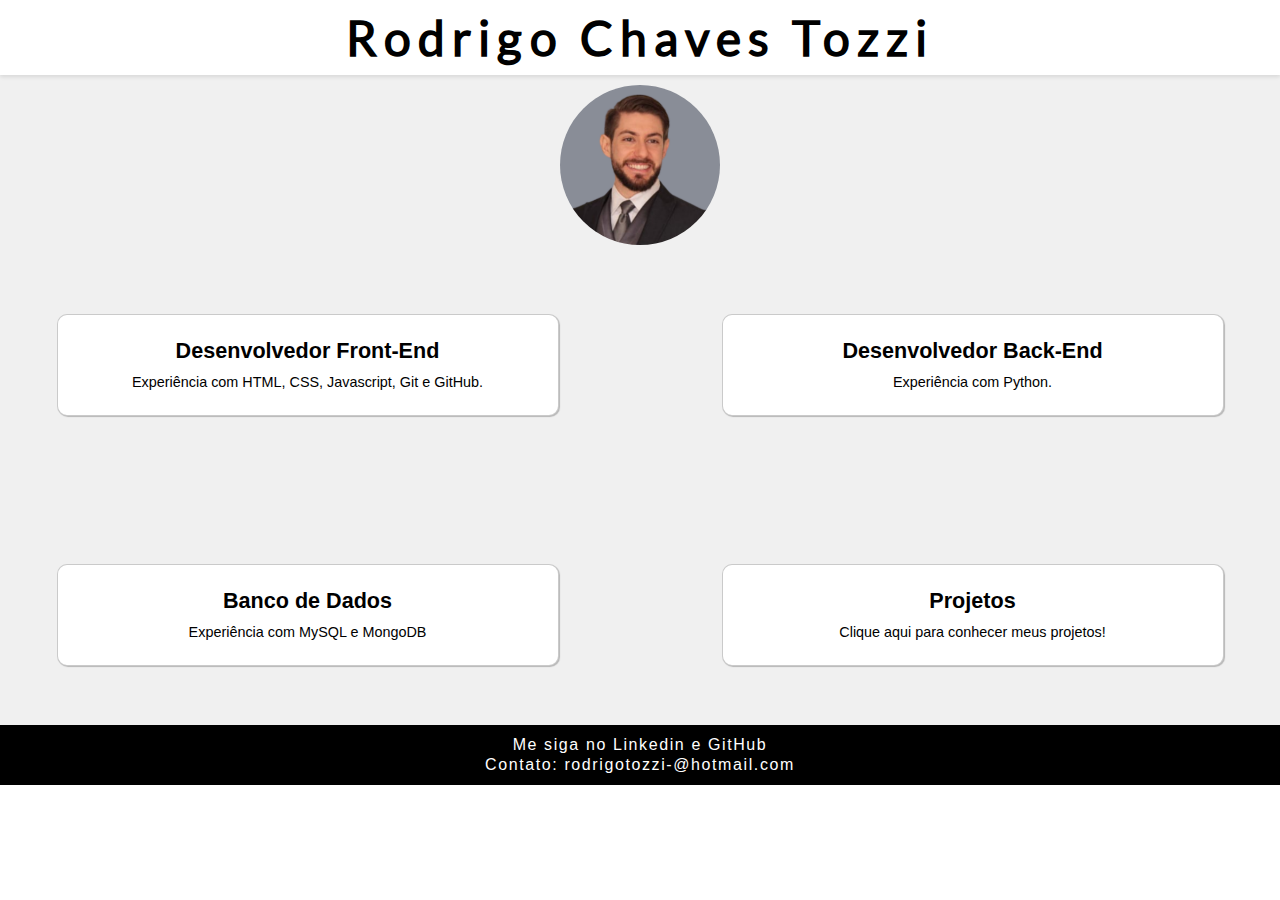
<file: index.html>
<!DOCTYPE html>
<html lang="pt-br">
<head>
    <meta charset="UTF-8">
    <meta http-equiv="X-UA-Compatible" content="IE=edge">
    <meta name="viewport" content="width=device-width, initial-scale=1.0">
    <link rel="shortcut icon" href="imagens/favicon.png" type="image/x-icon">
    <link rel="stylesheet" href="estilos/style.css">
    <link rel="stylesheet" href="estilos/desktop.css">
    <title>Portfolio Pessoal - Rodrigo Chaves Tozzi</title>
</head>
<body>
    <header>
        <h1>Rodrigo Chaves Tozzi</h1>
    </header>
    <main>
        <div class="container-imagem">
            <img id="imagem" src="imagens/foto-perfil.png" alt="foto de perfil">
        </div>
        
        <div class="container">
            <div class="itens" id="f-1">
                <h2>Desenvolvedor Front-End</h1>
                <p>
                    Experiência com HTML, CSS, Javascript, Git e GitHub.
                </p>
            </div>
            <div class="itens" id="f-2">
                <h2>Desenvolvedor Back-End</h2>
                <p>
                    Experiência com Python.
                </p>
            </div>
            <div class="itens" id="f-3">
                <h2>Banco de Dados</h2>
                <p>
                    Experiência com MySQL e MongoDB
                </p>
            </div>
            
            <div class="itens" id="f-4" onclick="location.href='projeto.html';" style="cursor: pointer;">
                <h2>Projetos</h2>
                <p>
                    Clique aqui para conhecer meus projetos!
                </p>
            </div>
        </div>
    </main>
    <footer>
        <p>
            Me siga no <a href="https://www.linkedin.com/in/rodrigo-tozzi/" target="_blank">Linkedin</a> e <a href="https://github.com/rodrigotozzi" target="_blank">GitHub</a>
        </p>
        <p>
            Contato: rodrigotozzi-@hotmail.com
        </p>
    </footer>
</body>
</html>
</file>
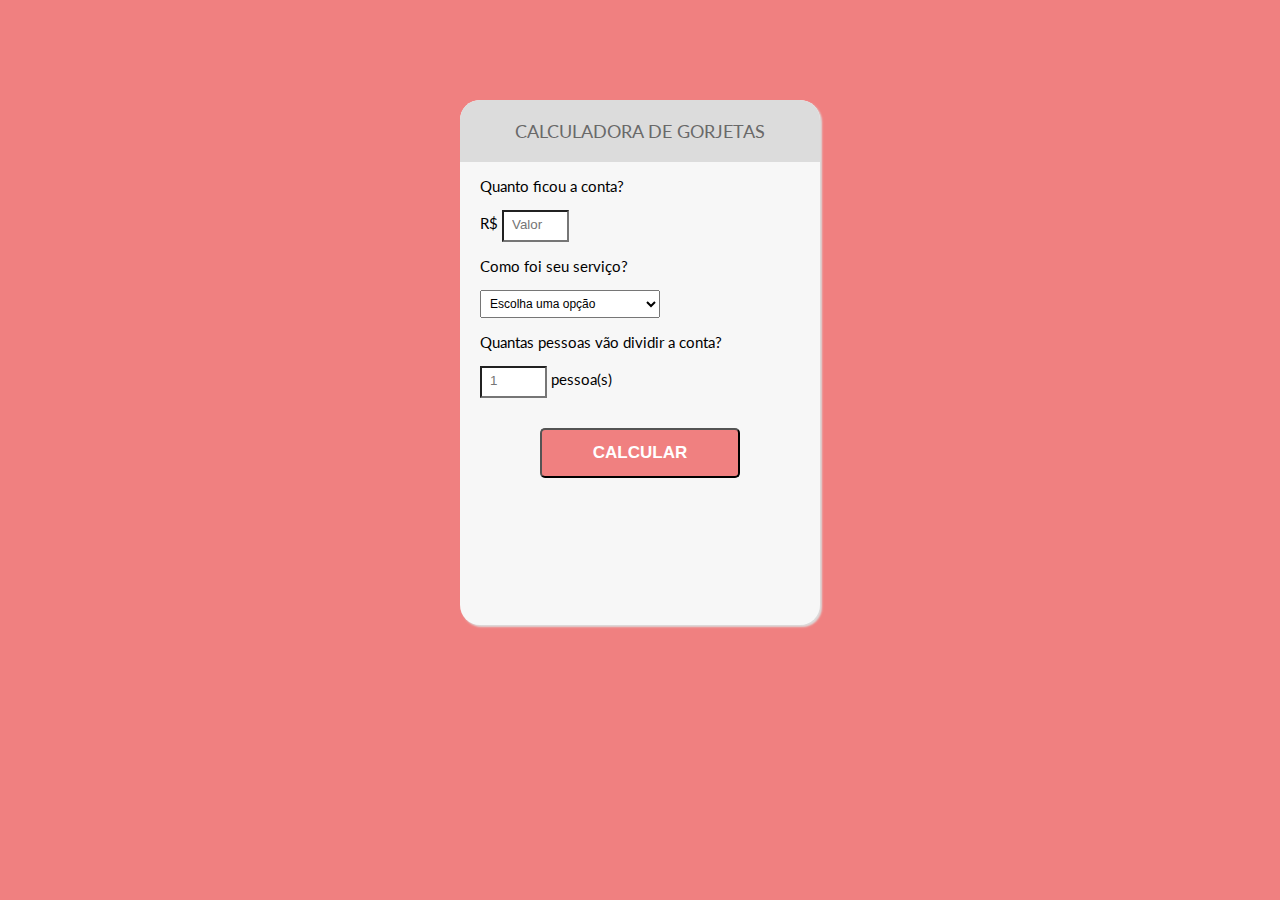
<file: projetos/projeto-gorjeta/index.html>
<!DOCTYPE html>
<html lang="pt-br">
<head>
    <meta charset="UTF-8">
    <meta http-equiv="X-UA-Compatible" content="IE=edge">
    <meta name="viewport" content="width=device-width, initial-scale=1.0">
    <title>Calculadora de Gorjetas</title>
    <link rel="stylesheet" href="style.css">
</head>
<body>
    <div id="container">
        <div>
            <h1 class="title">Calculadora de gorjetas</h1>
        </div>
        <div>
            <form class="tipsForm" id="tipsForm">
                <label for="bill">
                    <p>
                        Quanto ficou a conta?
                    </p>
                </label>
                <p>
                    R$ <input type="number" placeholder="Valor" name="bill" id="bill" class="formInput">
                </p>
                <label for="serviceQual">
                    <p>
                        Como foi seu serviço?
                    </p>
                </label>
                <p>
                    <select name="serviceQual" id="serviceQual"  class="formSelect" required>
                        <option disabled selected value="0">Escolha uma opção</option>
                        <option value="0.3">30% - Incrível</option>
                        <option value="0.2">20% - Bom</option>
                        <option value="0.15">15% - Aceitável</option>
                        <option value="0.10">10% - Ruim</option>
                        <option value="0.05">05% - Péssimo</option>
                    </select>
                </p>
                    <label for="people">
                        <p>
                            Quantas pessoas vão dividir a conta?
                        </p>
                    </label>
                    <p>
                        <input type="number" placeholder="1" name="people" id="people" class="formInput" required> pessoa(s)
                    </p>
                    <button type="submit" class="formSubmit">Calcular</button>
            </form>
        </div>
        <div id="totalTip">
            Gorjeta Total:
            R$<span id="tip">0.00</span>
            <p id="each">
                cada
            </p>
        </div>
    </div>
    <script type="text/javascript" src="scripts.js"></script>
</body>
</html>
</file>
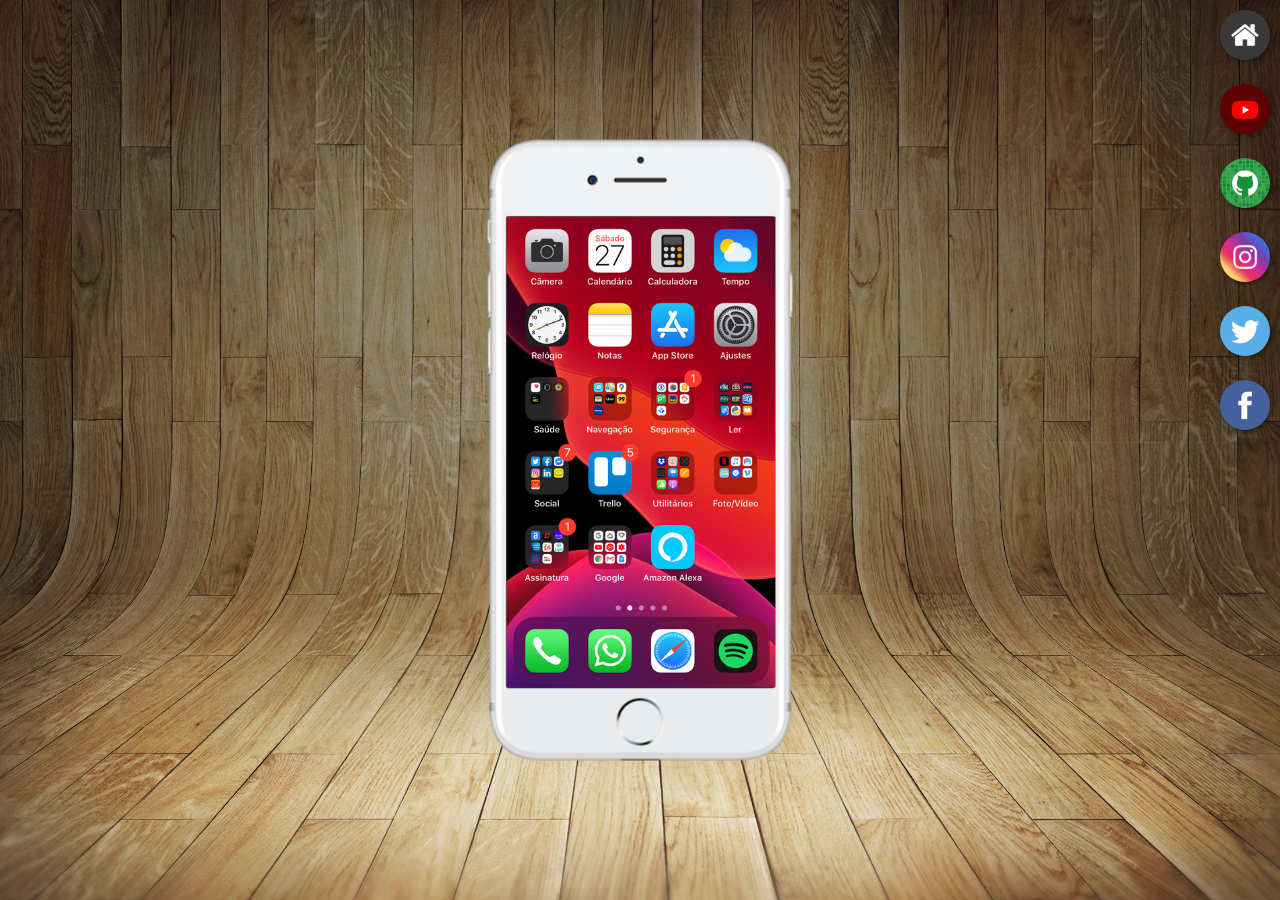
<file: projetos/projeto-social/index.html>
<!DOCTYPE html>
<html lang="pt-br">
<head>
    <meta charset="UTF-8">
    <meta http-equiv="X-UA-Compatible" content="IE=edge">
    <meta name="viewport" content="width=device-width, initial-scale=1.0">
    <link rel="shortcut icon" href="favicon.ico" type="image/x-icon">
    <link rel="stylesheet" href="estilos/style.css">
    <title>Projeto Redes Sociais</title>
</head>
<body>
    <main>
        <section id="telefone">
            <iframe src="home.html" name="tela" id="tela" frameborder="0">
                Seu navegador não é compatível
            </iframe>
        </section>
        <section id="redes-sociais">
            <a href="home.html" target="tela"><img src="imagens/logo-home.jpg" alt=""></a><br>
            <a href="youtube.html" target="tela"><img src="imagens/logo-youtube.jpg" alt=""></a><br>
            <a href="github.html" target="tela"><img src="imagens/logo-github.jpg" alt=""></a><br>
            <a href="instagram.html" target="tela"><img src="imagens/logo-instagram.jpg" alt=""></a><br>
            <a href="twitter.html" target="tela"><img src="imagens/logo-twitter.jpg" alt=""></a><br>
            <a href="facebook.html" target="tela"><img src="imagens/logo-facebook.jpg" alt=""></a><br>
        </section>
    </main>
</body>
</html>
</file>
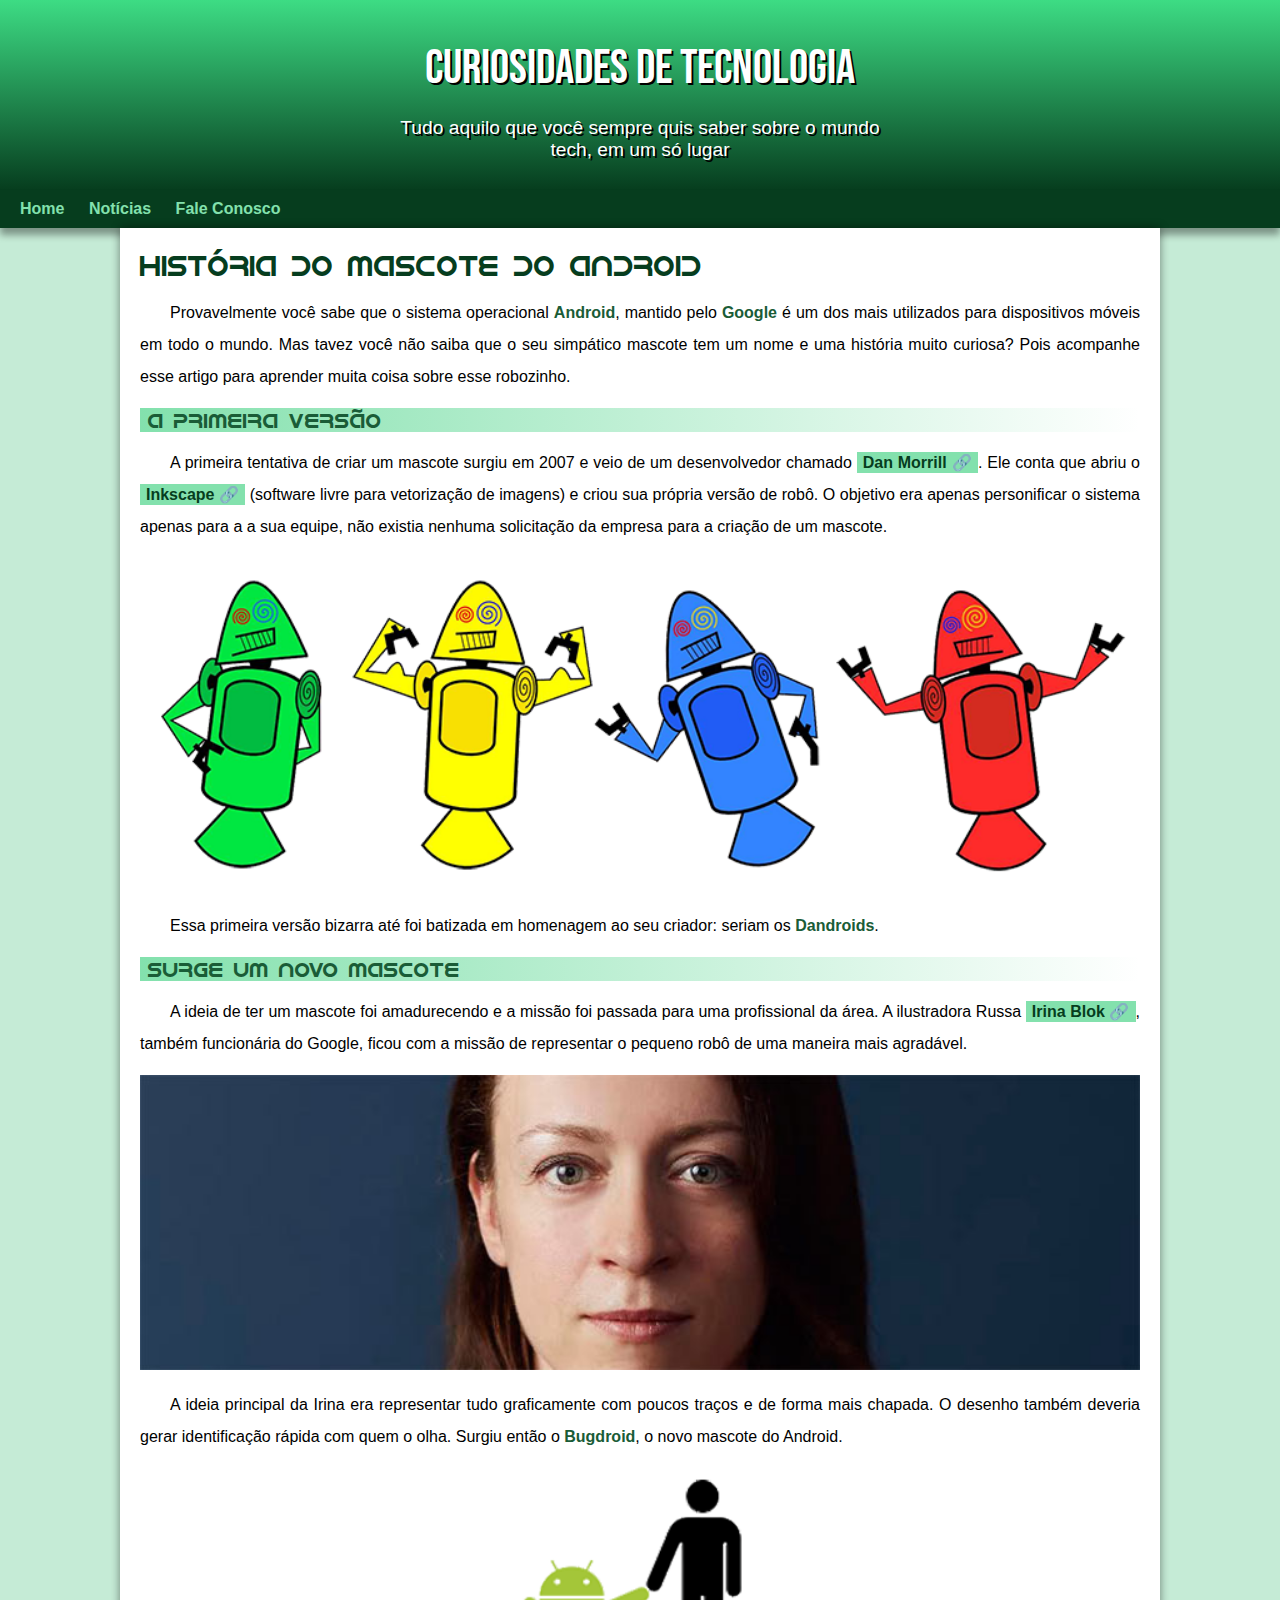
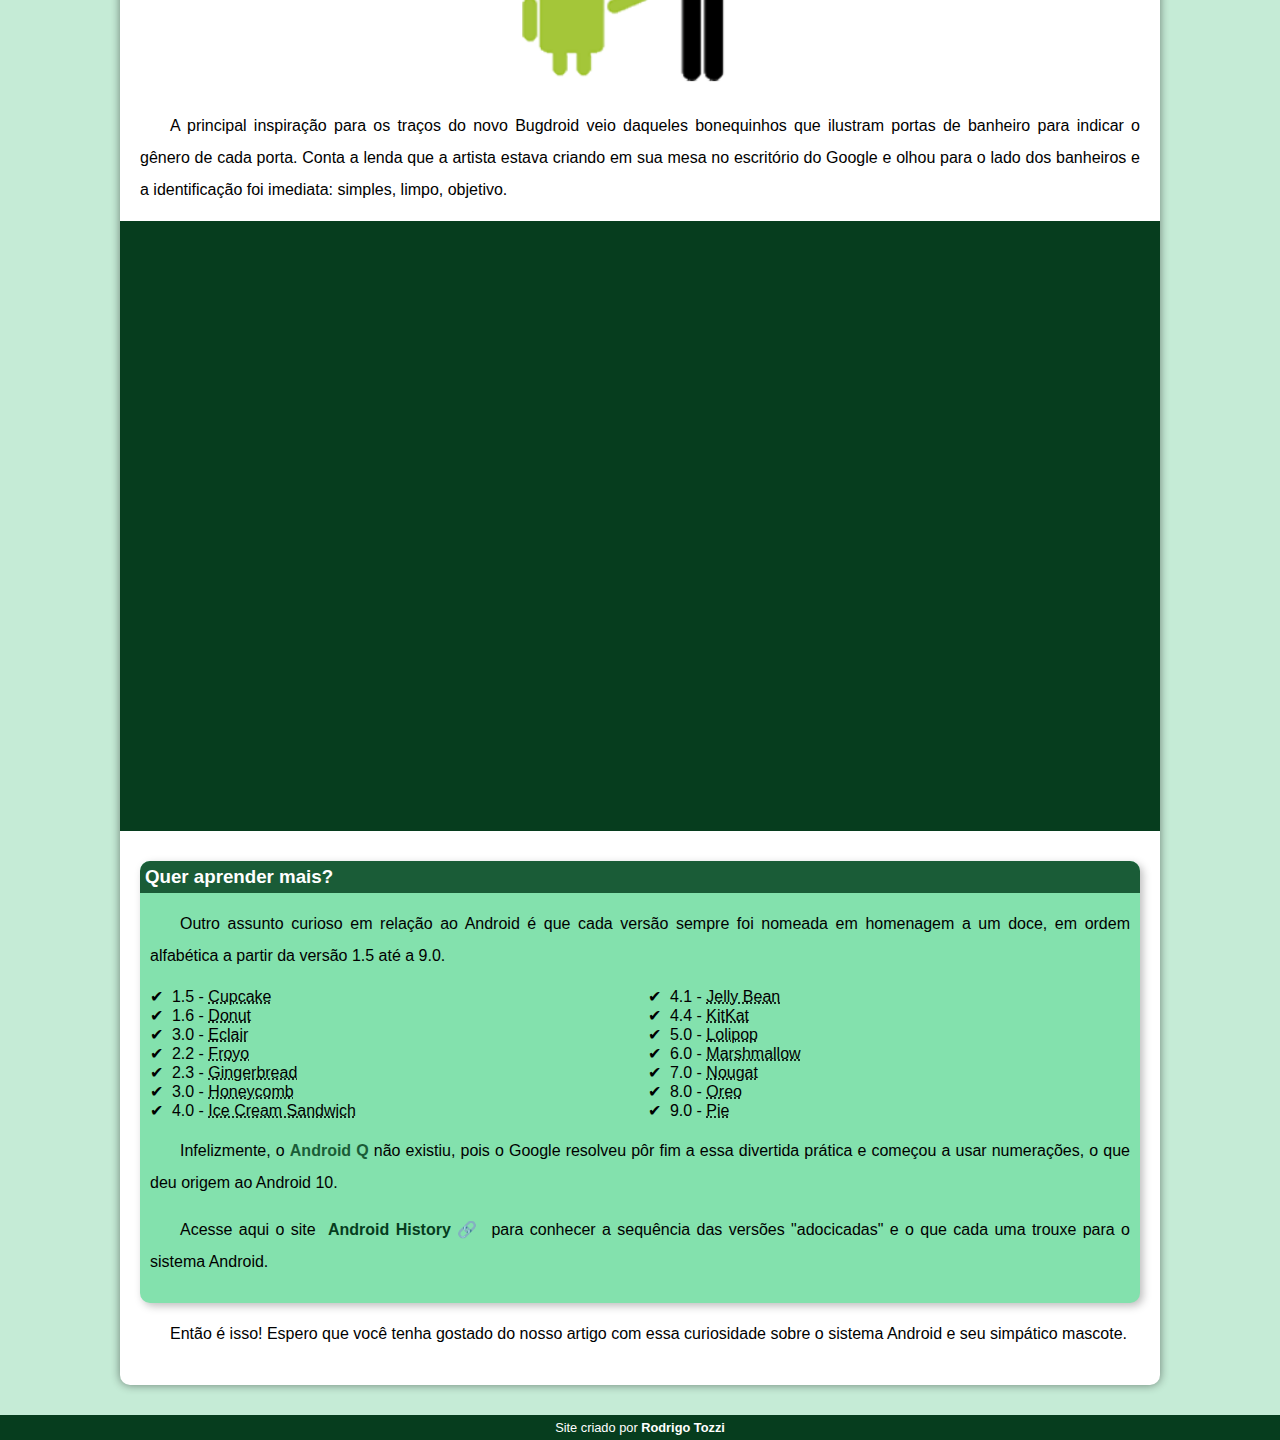
<file: projetos/projeto-android/android.html>
<!DOCTYPE html>
<html lang="pt-br">
<head>
    <meta charset="UTF-8">
    <meta http-equiv="X-UA-Compatible" content="IE=edge">
    <meta name="viewport" content="width=device-width, initial-scale=1.0">
    <title>Como surgiu o mascote do Android</title>
    <link rel="shortcut icon" href="imagens/favicon.ico" type="image/x-icon">
    <link rel="stylesheet" href="style/style.css">
</head>
<body>
    <header>
        <h1>Curiosidades de Tecnologia</h1>
        <p>Tudo aquilo que você sempre quis saber sobre o mundo tech, em um só lugar</p>
    </header>
    <nav>
        <a href="#">Home</a>
        <a href="#">Notícias</a>
        <a href="#">Fale Conosco</a>
    </nav>
    <main>
        <article>
            <h1>História do Mascote do Android</h1>

            <p>
                Provavelmente você sabe que o sistema operacional <strong>Android</strong>, mantido pelo <strong>Google</strong> é um dos mais utilizados para dispositivos móveis em todo o mundo. Mas tavez você não saiba que o seu simpático mascote tem um nome e uma história muito curiosa? Pois acompanhe esse artigo para aprender muita coisa sobre esse robozinho.
            </p>

            <h2>
                A primeira versão
            </h2>

            <p>
                A primeira tentativa de criar um mascote surgiu em 2007 e veio de um desenvolvedor chamado <a href="#" class="externo" translate="_blank">Dan Morrill</a>. Ele conta que abriu o <a href="#" class="externo" target="_blank">Inkscape</a> (software livre para vetorização de imagens) e criou sua própria versão de robô. O objetivo era apenas personificar o sistema apenas para a a sua equipe, não existia nenhuma solicitação da empresa para a criação de um mascote.
            </p>

            <picture>
                
                <source media="(max-width: 670px)" srcset="imagens/dan-droids-pq.png">
                <img src="imagens/dan-droids.png" alt="primeiro mascote do Android">
            </picture>

            <p>
                Essa primeira versão bizarra até foi batizada em homenagem ao seu criador: seriam os <strong>Dandroids</strong>.
            </p>

            <h2>
                Surge um novo mascote

            </h2>

            <p>
                A ideia de ter um mascote foi amadurecendo e a missão foi passada para uma profissional da área. A ilustradora Russa <a href="#" class="externo" target="_blank">Irina Blok</a>, também funcionária do Google, ficou com a missão de representar o pequeno robô de uma maneira mais agradável.
            </p>

            <picture>
                <source media="(max-width: 670px)" srcset="imagens/irina-blok-pq.jpg">
                <img src="imagens/irina-blok.jpg" alt="Irina Blok, criadora do Bugdroid"></picture>

            <p>A ideia principal da Irina era representar tudo graficamente com poucos traços e de forma mais chapada. O desenho também deveria gerar identificação rápida com quem o olha. Surgiu então o <strong>Bugdroid</strong>, o novo mascote do Android.</p>

            <img src="imagens/bugdroid.png" class="pequena" alt="Bugdroid">

            <p>
                A principal inspiração para os traços do novo Bugdroid veio daqueles bonequinhos que ilustram portas de banheiro para indicar o gênero de cada porta. Conta a lenda que a artista estava criando em sua mesa no escritório do Google e olhou para o lado dos banheiros e a identificação foi imediata: simples, limpo, objetivo.
            </p>

            <div class="video">
                <iframe width="560" height="315" src="https://www.youtube.com/embed/l2UDgpLz20M" title="YouTube video player" frameborder="0" allow="accelerometer; autoplay; clipboard-write; encrypted-media; gyroscope; picture-in-picture; web-share" allowfullscreen></iframe>
            </div>
            
            <aside>
                <h3>
                    Quer aprender mais?

                </h3>

                <p>
                    Outro assunto curioso em relação ao Android é que cada versão sempre foi nomeada em homenagem a um doce, em ordem alfabética a partir da versão 1.5 até a 9.0.

                </p>

                <ul>
                    <li>1.5 - <abbr title="Bolo de Copo">Cupcake</abbr></li>
                    <li>1.6 - <abbr title="Rosquinha">Donut</abbr></li>
                    <li>3.0 - <abbr title="Bomba">Eclair</abbr></li>
                    <li>2.2 - <abbr title="Yogurte COngelado">Froyo</abbr></li>
                    <li>2.3 - <abbr title="Biscoito de Gengibre">Gingerbread</abbr></li>
                    <li>3.0 - <abbr title="Favo de Mel">Honeycomb</abbr></li>
                    <li>4.0 - <abbr title="Sandwich de Sorvete">Ice Cream Sandwich</abbr></li>
                    <li>4.1 - <abbr title="Jujuba">Jelly Bean</abbr></li>
                    <li>4.4 - <abbr title="KitKat">KitKat</abbr></li>
                    <li>5.0 - <abbr title="Pirulito">Lolipop</abbr></li>
                    <li>6.0 - <abbr title="Marshmallow">Marshmallow</abbr></li>
                    <li>7.0 - <abbr title="Torrone">Nougat</abbr></li>
                    <li>8.0 - <abbr title="Oreo">Oreo</abbr></li>
                    <li>9.0 - <abbr title="Torta">Pie</abbr></li>
                </ul>

                <p>
                Infelizmente, o <strong>Android Q</strong> não existiu, pois o Google resolveu pôr fim a essa divertida prática e começou a usar numerações, o que deu origem ao Android 10.
                </p>
                
                <p>
                    Acesse aqui o site <a href="#" class="externo" target="_blank">Android History</a> para conhecer a sequência das versões "adocicadas" e o que cada uma trouxe para o sistema Android.
                </p>
            </aside>

            <p>
                Então é isso! Espero que você tenha gostado do nosso artigo com essa curiosidade sobre o sistema Android e seu simpático mascote.
            </p>
        </article>
    </main>
    <footer>
        <p>Site criado por <a href="https://github.com/rodrigotozzi" target="_blank">Rodrigo Tozzi</a>
    </footer>
</body>
</html>
</file>
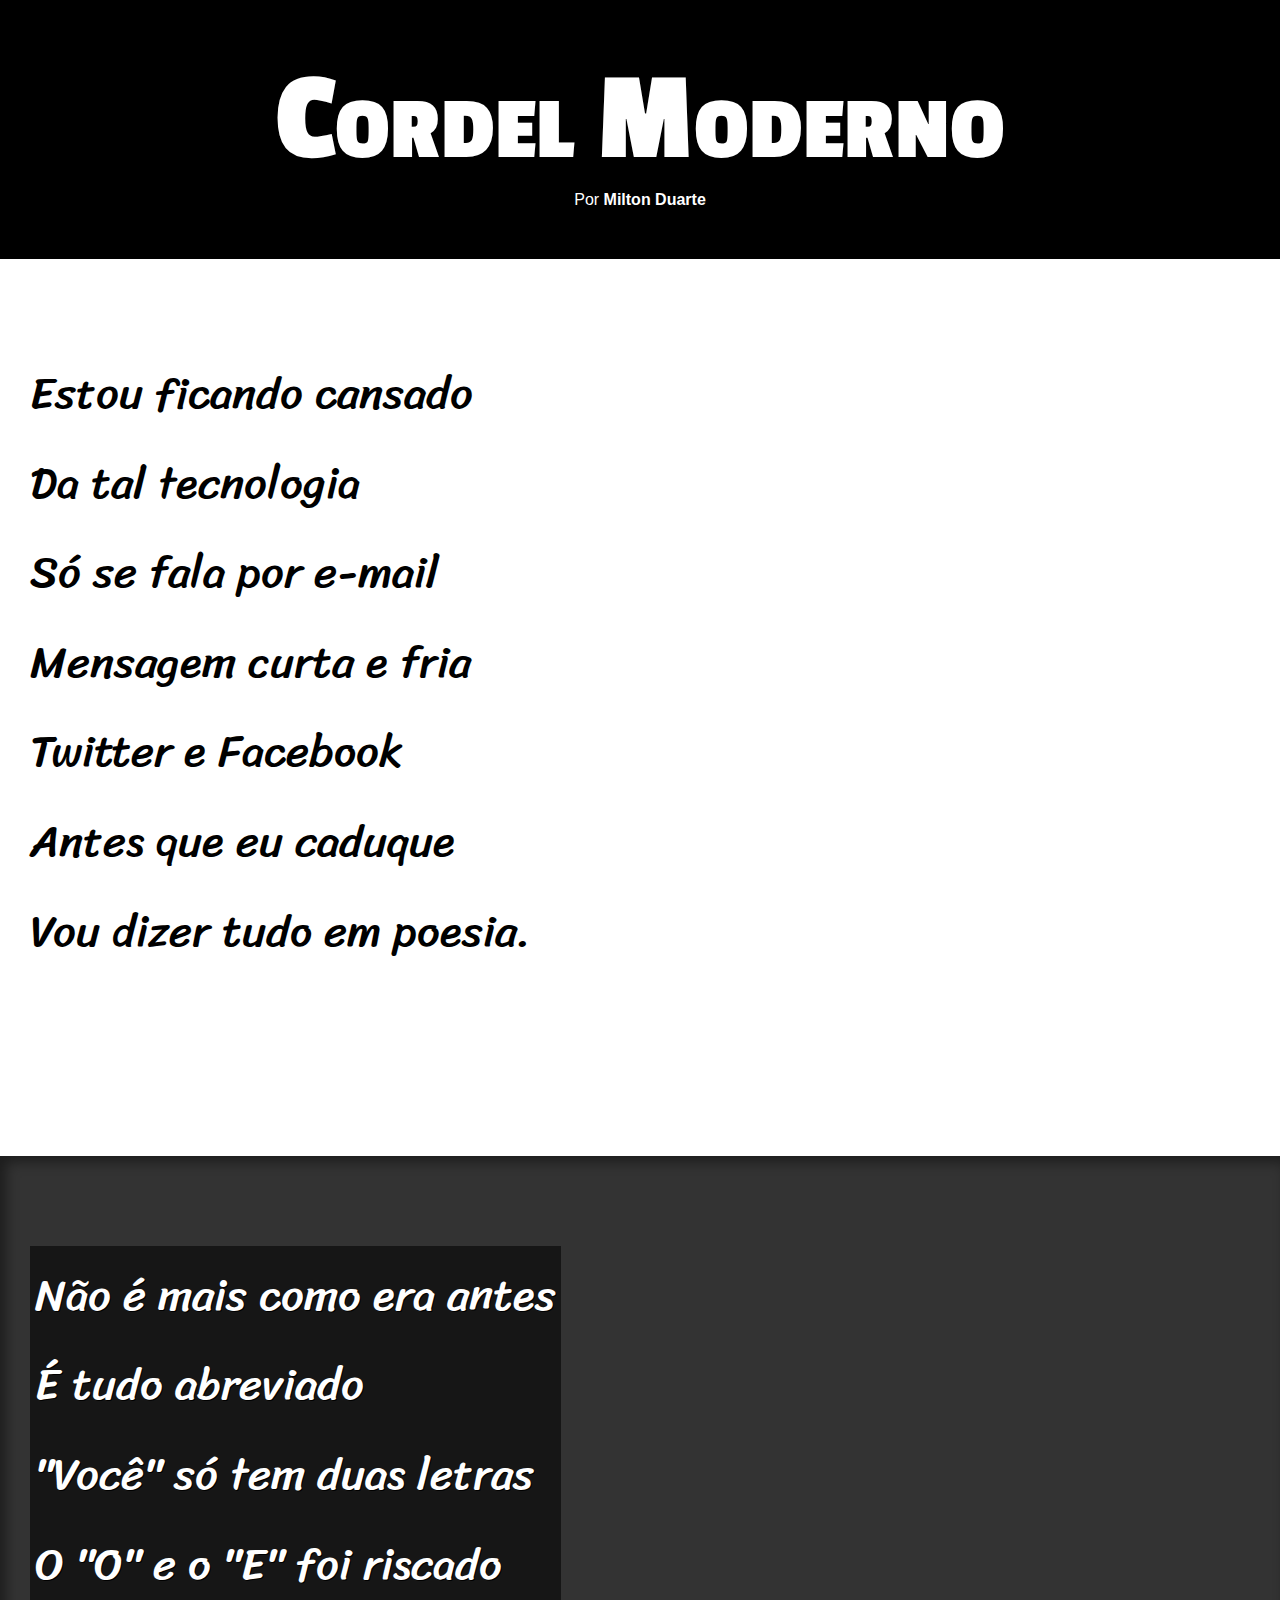
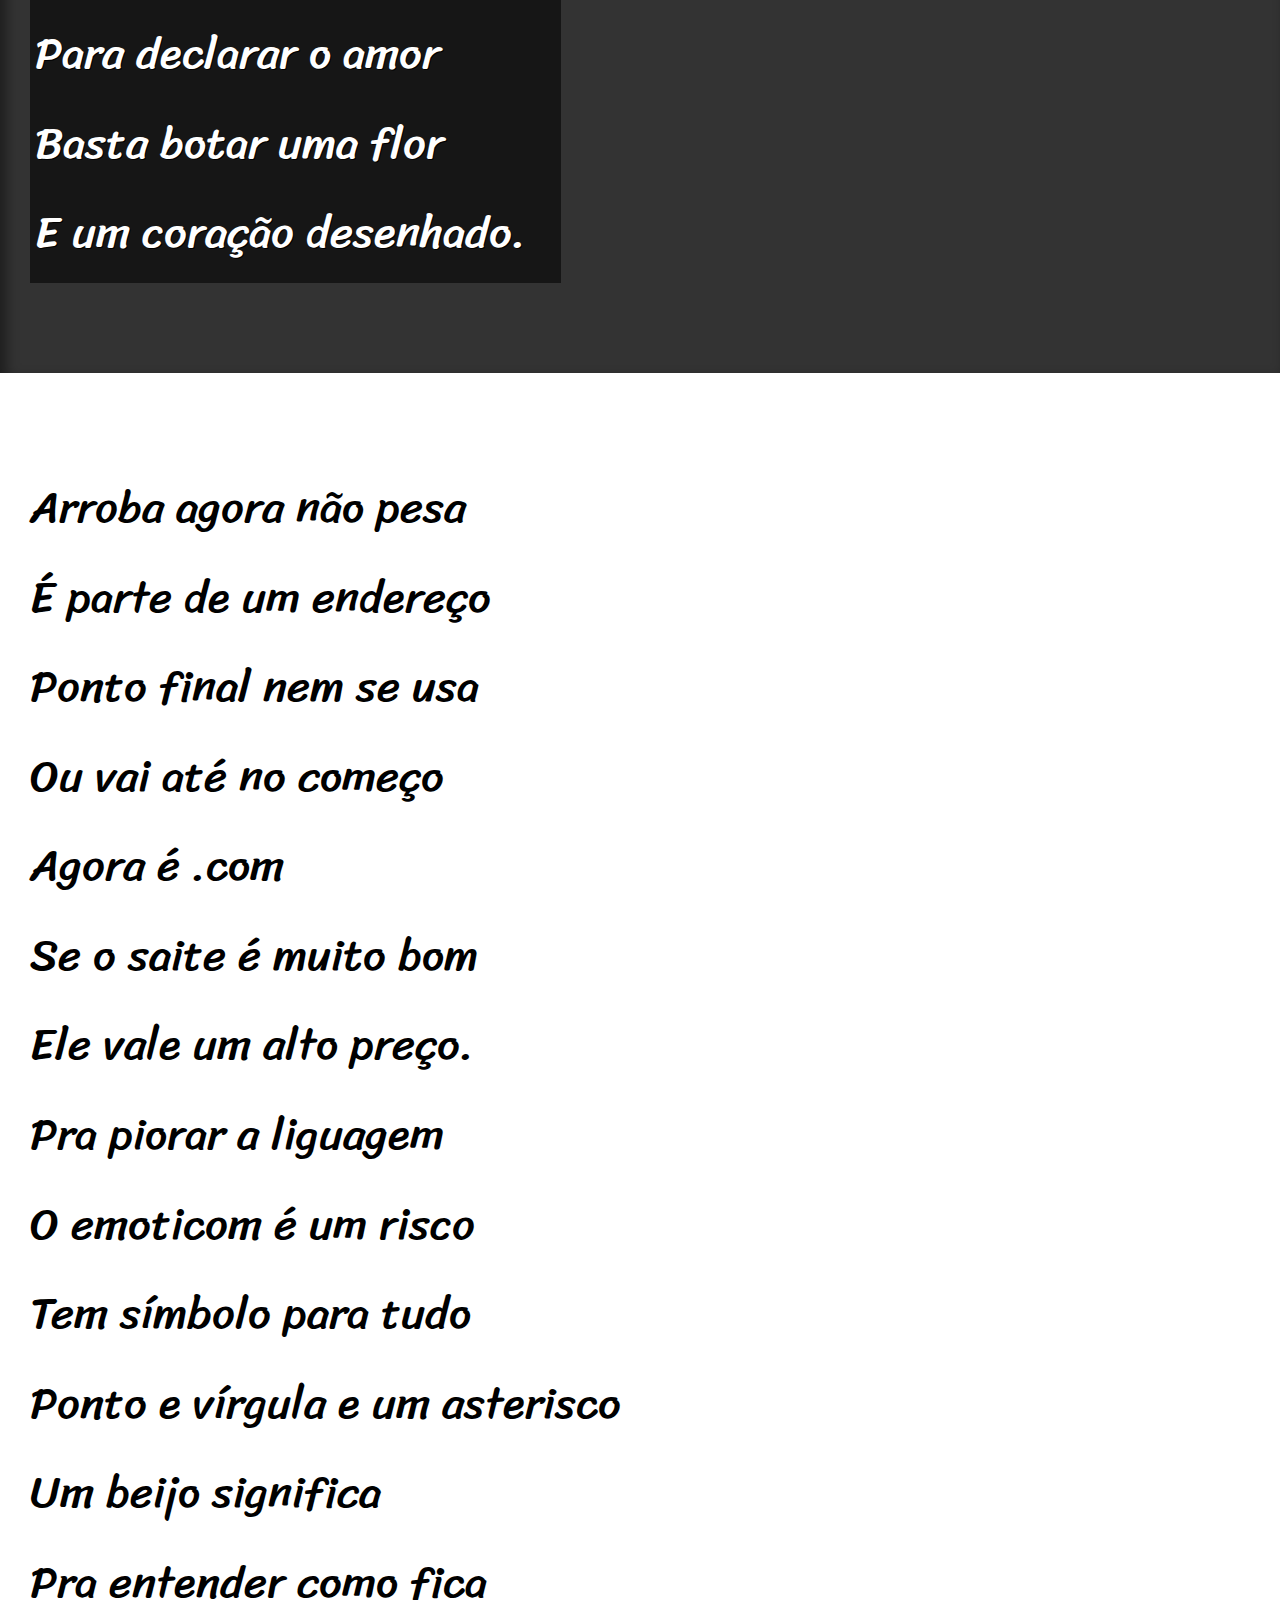
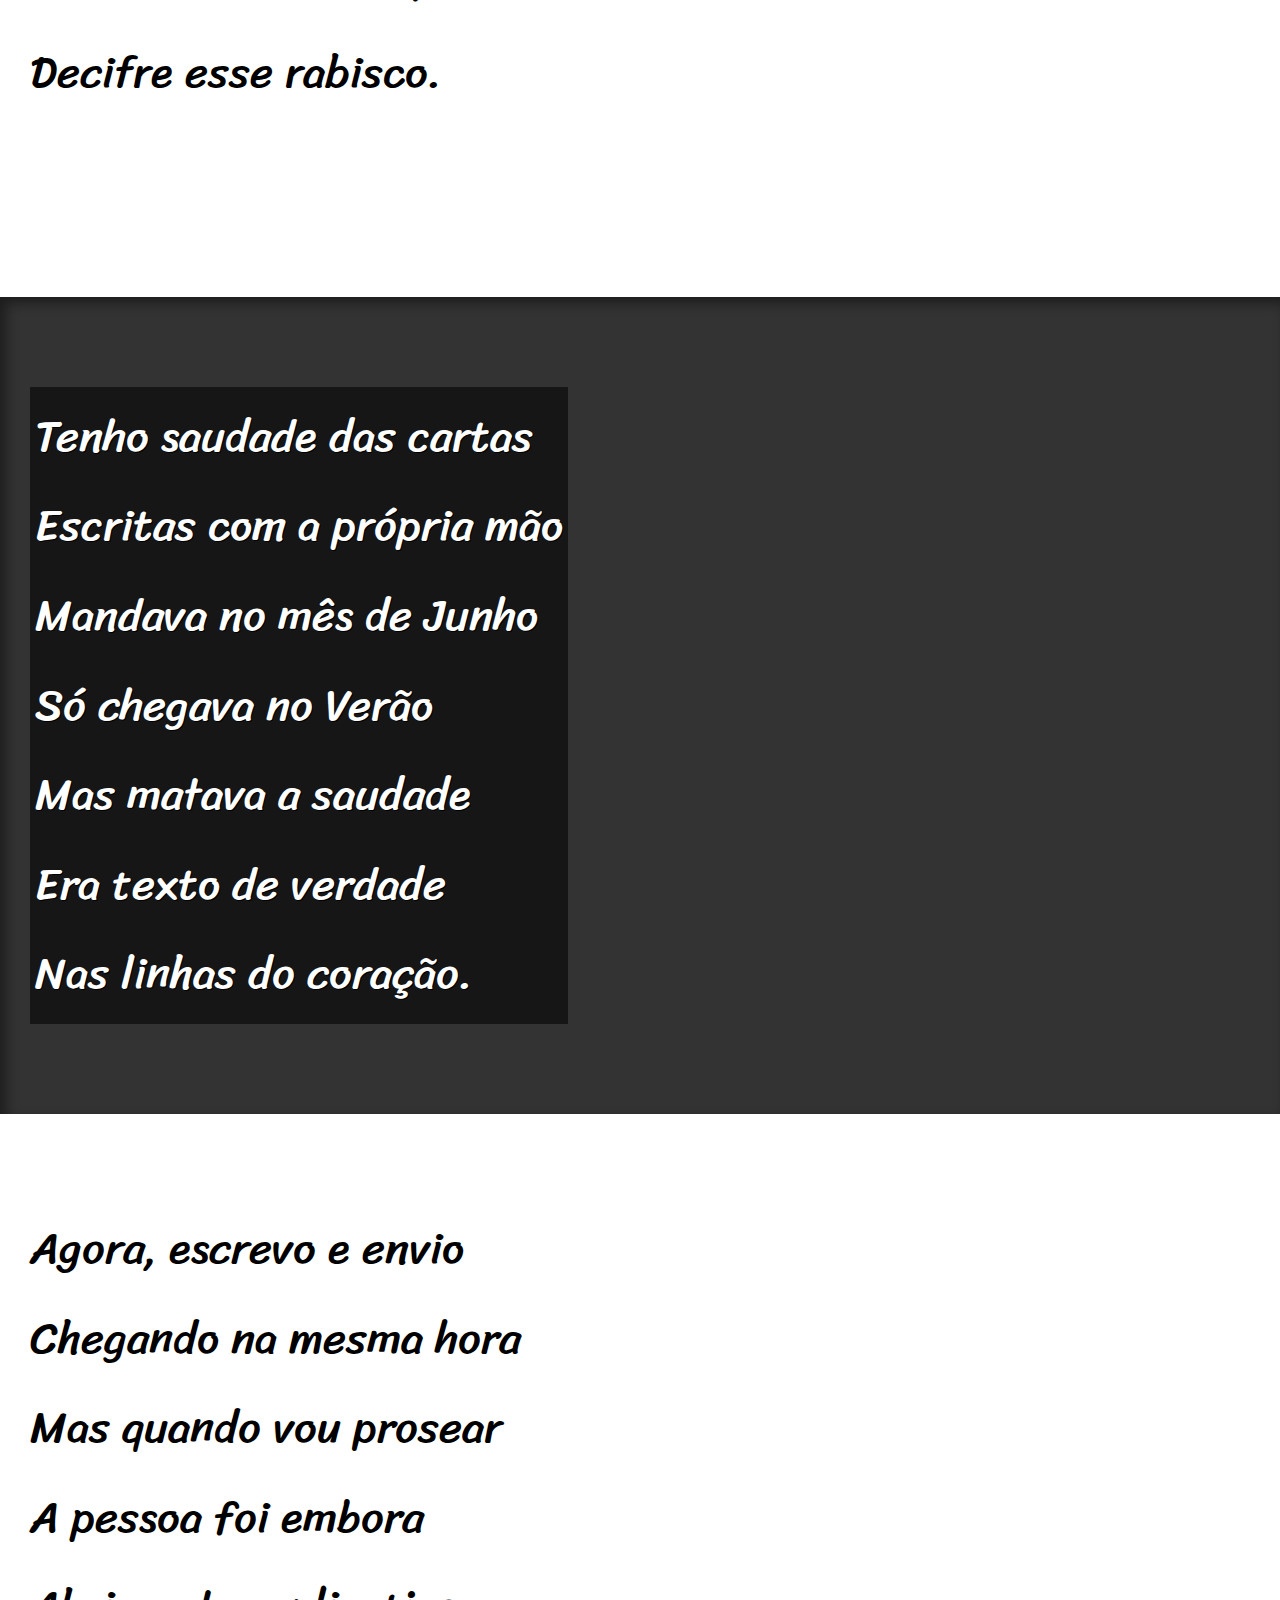
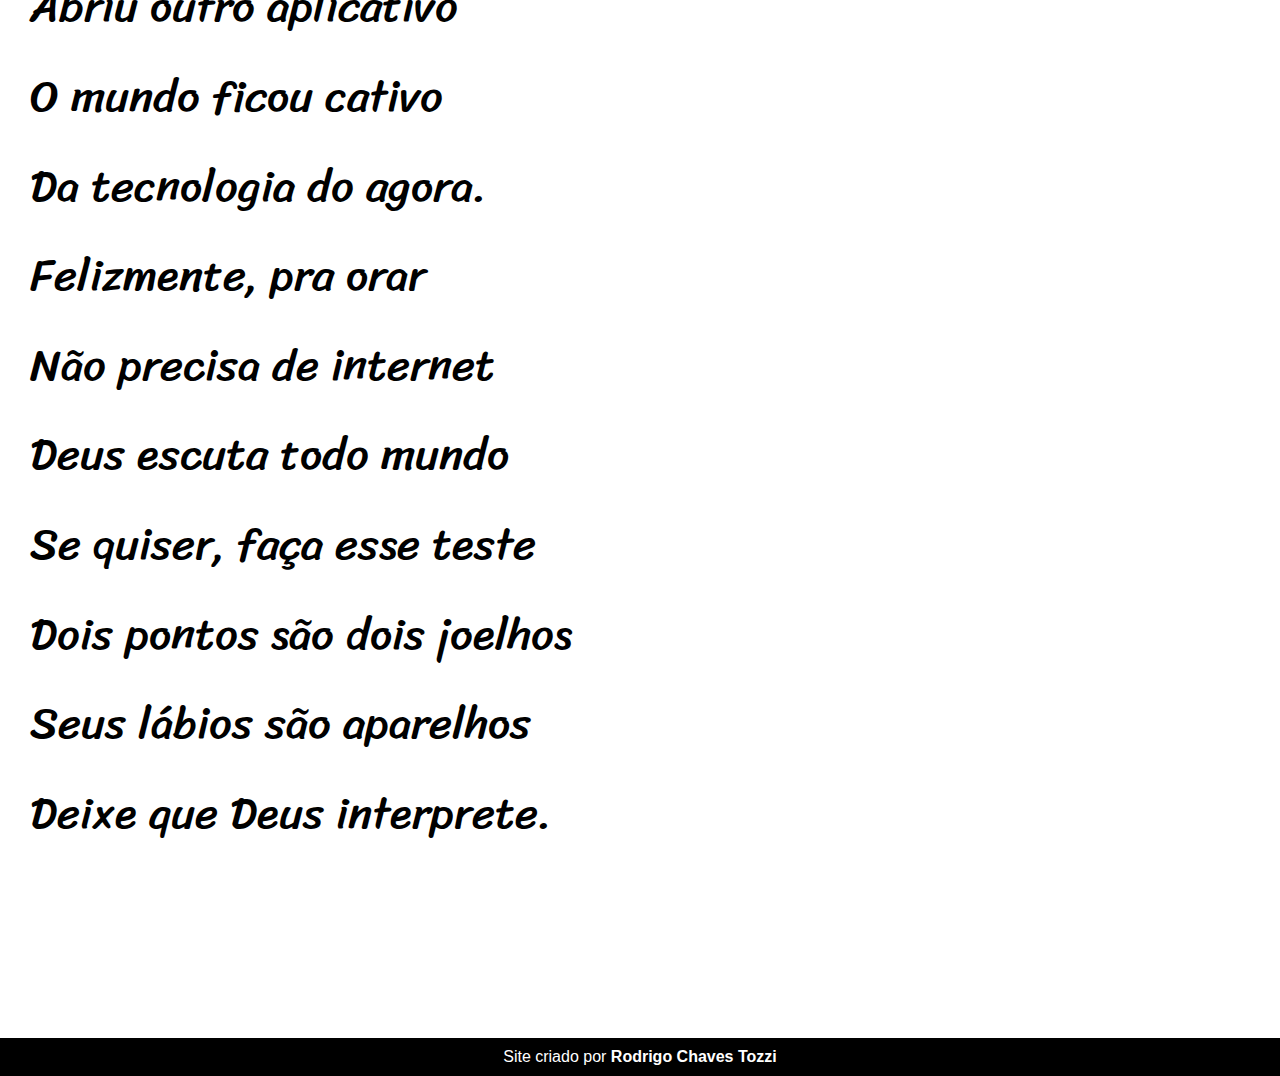
<file: projetos/projeto-cordel/cordel.html>
<!DOCTYPE html>
<html lang="pt-br">
<head>
    <meta charset="UTF-8">
    <meta http-equiv="X-UA-Compatible" content="IE=edge">
    <meta name="viewport" content="width=device-width, initial-scale=1.0">
    <title>Cordel Moderno</title>
    <link rel="stylesheet" href="estilo/style.css">
</head>
<body>
    <header>
        <h1>
            Cordel Moderno
        </h1>
        <p>
            Por <a href="https://www.recantodasletras.com.br/poesias/3186743" target="_blank">Milton Duarte</a>
        </p> 
    </header>

    <section class="normal">
        <p>
            Estou ficando cansado<br>
            Da tal tecnologia<br>
            Só se fala por e-mail<br>
            Mensagem curta e fria<br>
            Twitter e Facebook<br>
            Antes que eu caduque<br>
            Vou dizer tudo em poesia.
        </p>
    </section>

    <section class="imagem" id="img01">
        <p>
            Não é mais como era antes<br>
            É tudo abreviado<br>
            "Você" só tem duas letras<br>
            O "O" e o "E" foi riscado<br>
            Para declarar o amor<br>
            Basta botar uma flor<br>
            E um coração desenhado.
        </p>
    </section>

    <section class="normal">
        <p>
            Arroba agora não pesa<br>
            É parte de um endereço<br>
            Ponto final nem se usa<br>
            Ou vai até no começo<br>
            Agora é .com<br>
            Se o saite é muito bom<br>
            Ele vale um alto preço.<br>
            Pra piorar a liguagem<br>
            O emoticom é um risco<br>
            Tem símbolo para tudo<br>
            Ponto e vírgula e um asterisco<br>
            Um beijo significa<br>
            Pra entender como fica<br>
            Decifre esse rabisco.
        </p>
    </section>

    <section class="imagem" id="img02">
        <p>
            Tenho saudade das cartas<br>
            Escritas com a própria mão<br>
            Mandava no mês de Junho<br>
            Só chegava no Verão<br>
            Mas matava a saudade<br>
            Era texto de verdade<br>
            Nas linhas do coração.
        </p>
    </section>

    <section class="normal">
        <p>
            Agora, escrevo e envio<br>
            Chegando na mesma hora<br>
            Mas quando vou prosear<br>
            A pessoa foi embora<br>
            Abriu outro aplicativo<br>
            O mundo ficou cativo<br>
            Da tecnologia do agora.<br>
            Felizmente, pra orar<br>
            Não precisa de internet<br>
            Deus escuta todo mundo<br>
            Se quiser, faça esse teste<br>
            Dois pontos são dois joelhos<br>
            Seus lábios são aparelhos<br>
            Deixe que Deus interprete.
        </p>
    </section>

    <footer>
        <p>Site criado por <a href="https://github.com/rodrigotozzi" target="_blank">Rodrigo Chaves Tozzi</a></p>
    </footer>
</body>
</html>
</file>
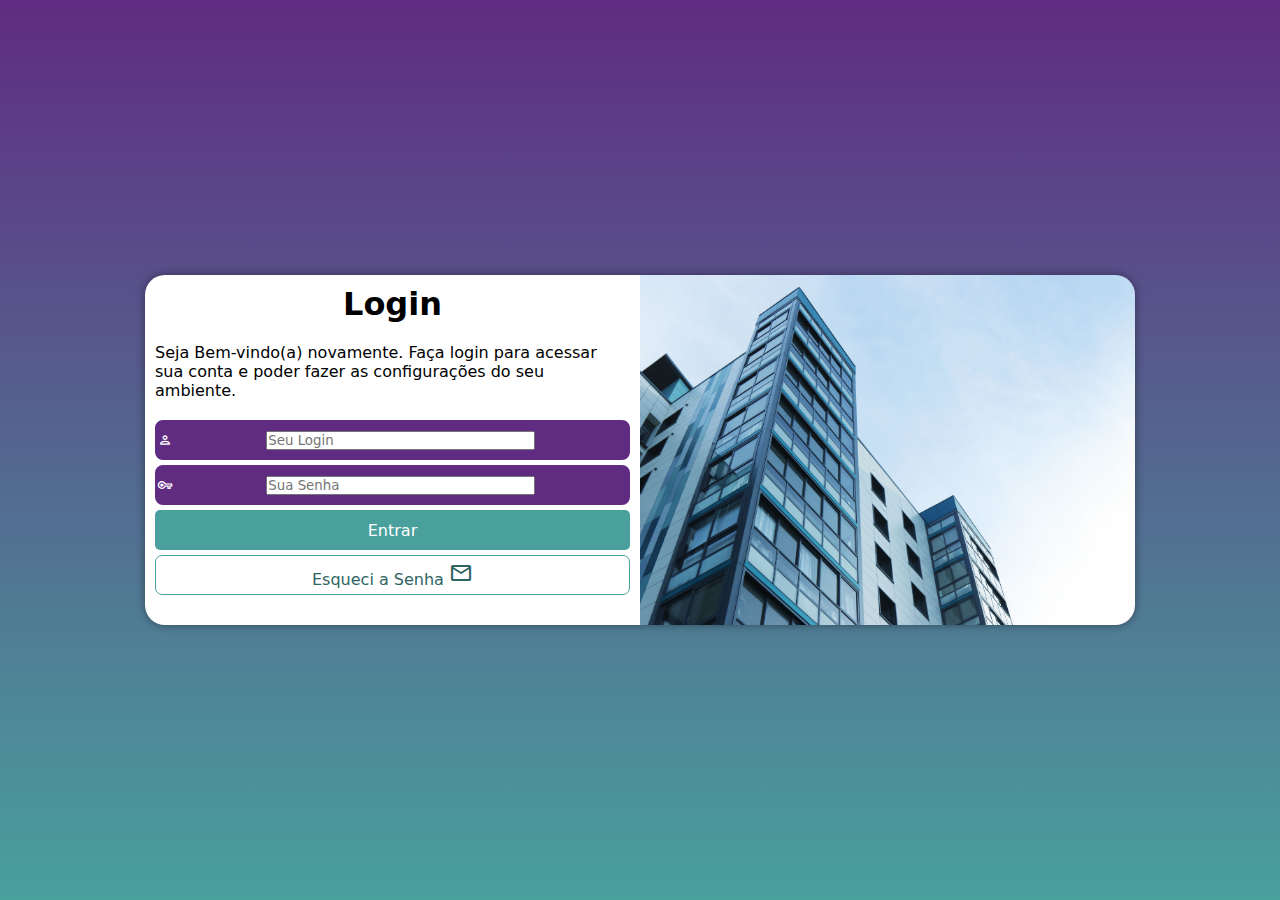
<file: projetos/projeto-login/login.html>
<!DOCTYPE html>
<html lang="pt-br">
<head>
    <meta charset="UTF-8">
    <meta http-equiv="X-UA-Compatible" content="IE=edge">
    <meta name="viewport" content="width=device-width, initial-scale=1.0">
    <title>Login</title>
    <link rel="stylesheet" href="estilos/style.css">
    <link rel="stylesheet" href="estilos/media-query.css"><link href="https://fonts.googleapis.com/css2?family=Material+Symbols+Outlined" rel="stylesheet" />

</head>
<body>
    <main>
        <section id="login">
            <div id="imagem">
                
            </div>
            <div id="formulario">
                <h1>Login</h1>
                <p>
                    Seja Bem-vindo(a) novamente. Faça login para acessar sua conta e poder fazer as configurações do seu ambiente.
                </p>
                
                <form action="login.php" method="post" autocomplete="on" >
                    <div class="campo">
                        <span class="material-symbols-outlined">person</span>
                        <input type="email" name="login" id="ilogin" placeholder="Seu Login" autocomplete="email" required maxlength="30">
                        <label for="ilogin">Login </label>
                    </div>
                    <div class="campo">
                        <span class="material-symbols-outlined">vpn_key</span>
                        <input type="password" id="isenha" name="senha" placeholder="Sua Senha" autocomplete="current-password" required minlength="8" maxlength="20">
                        <label for="isenha">Senha </label>
                    </div>
                    <input type="submit" value="Entrar">
                    <a href="esqueci.html" class="botao">Esqueci a Senha <span class="material-symbols-outlined">mail</span>
                </form>
            </div>
        </section>
    </main>
</body>
</html>
</file>
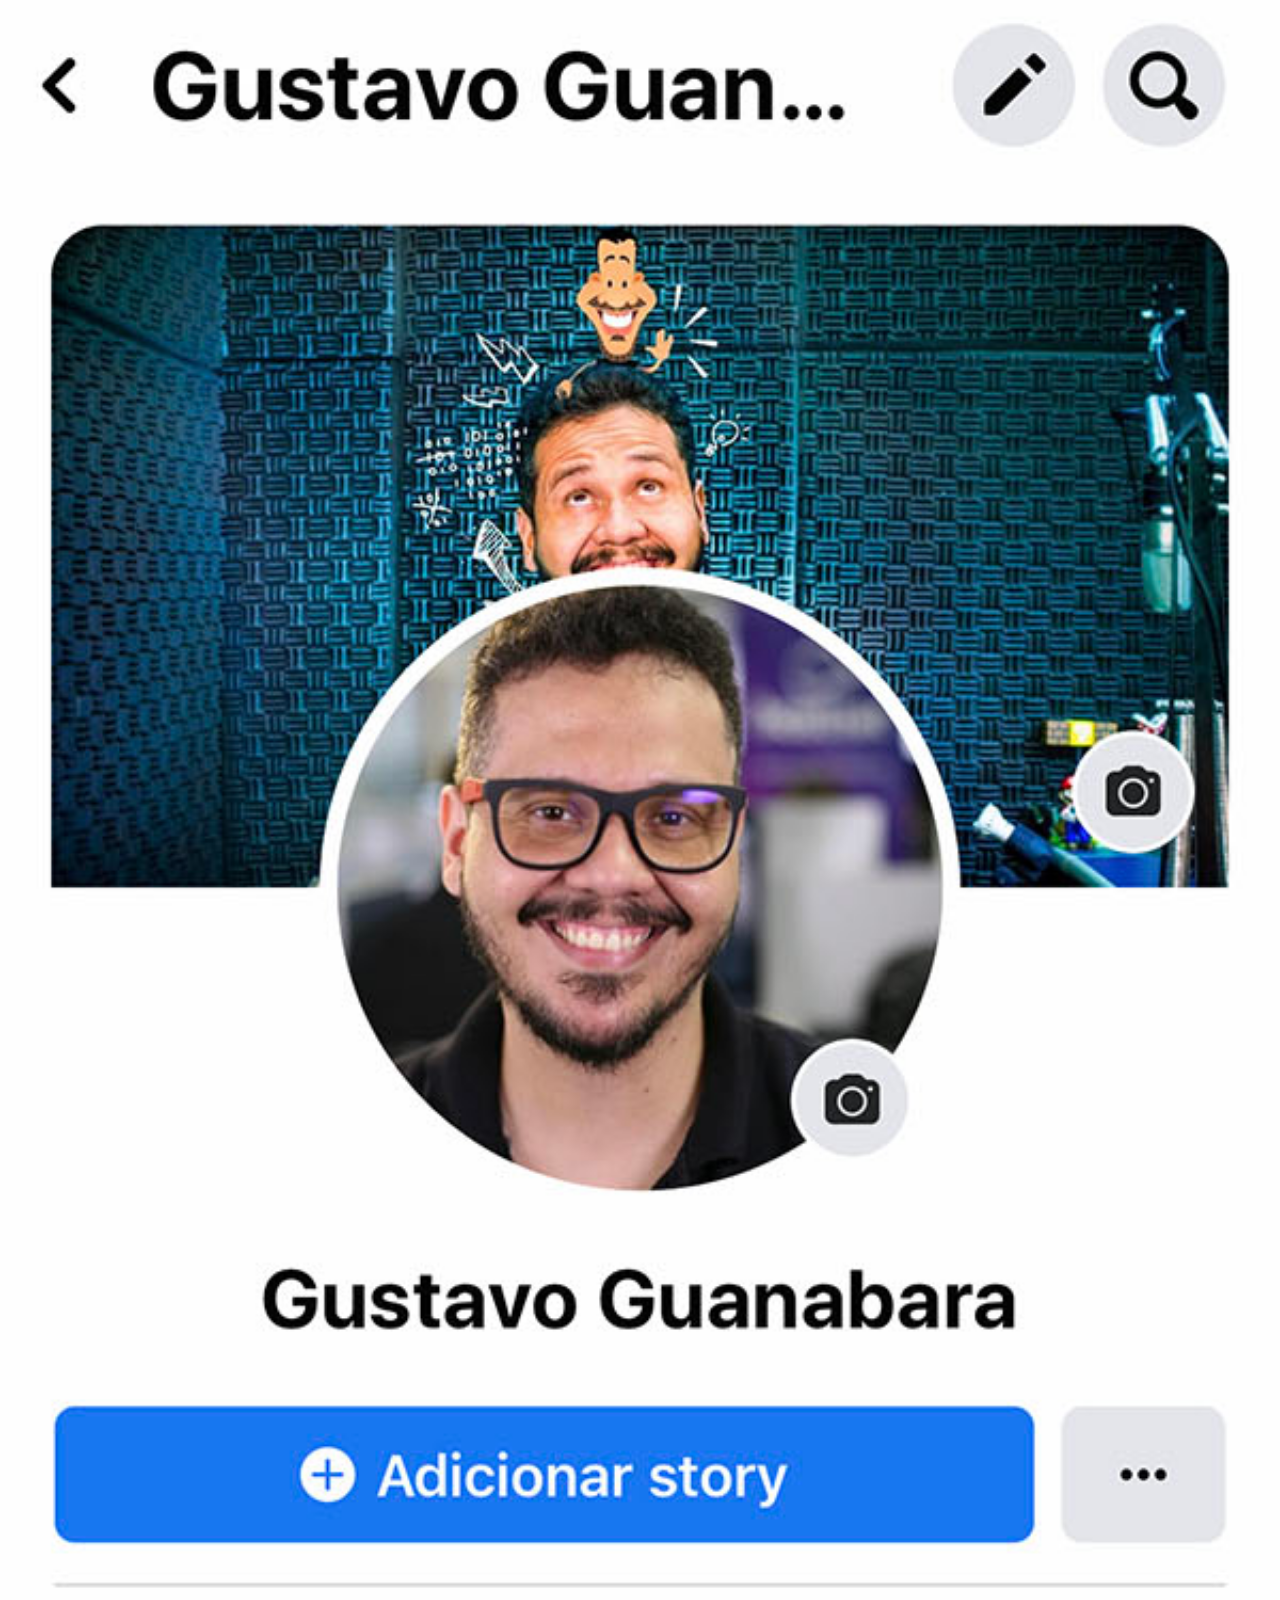
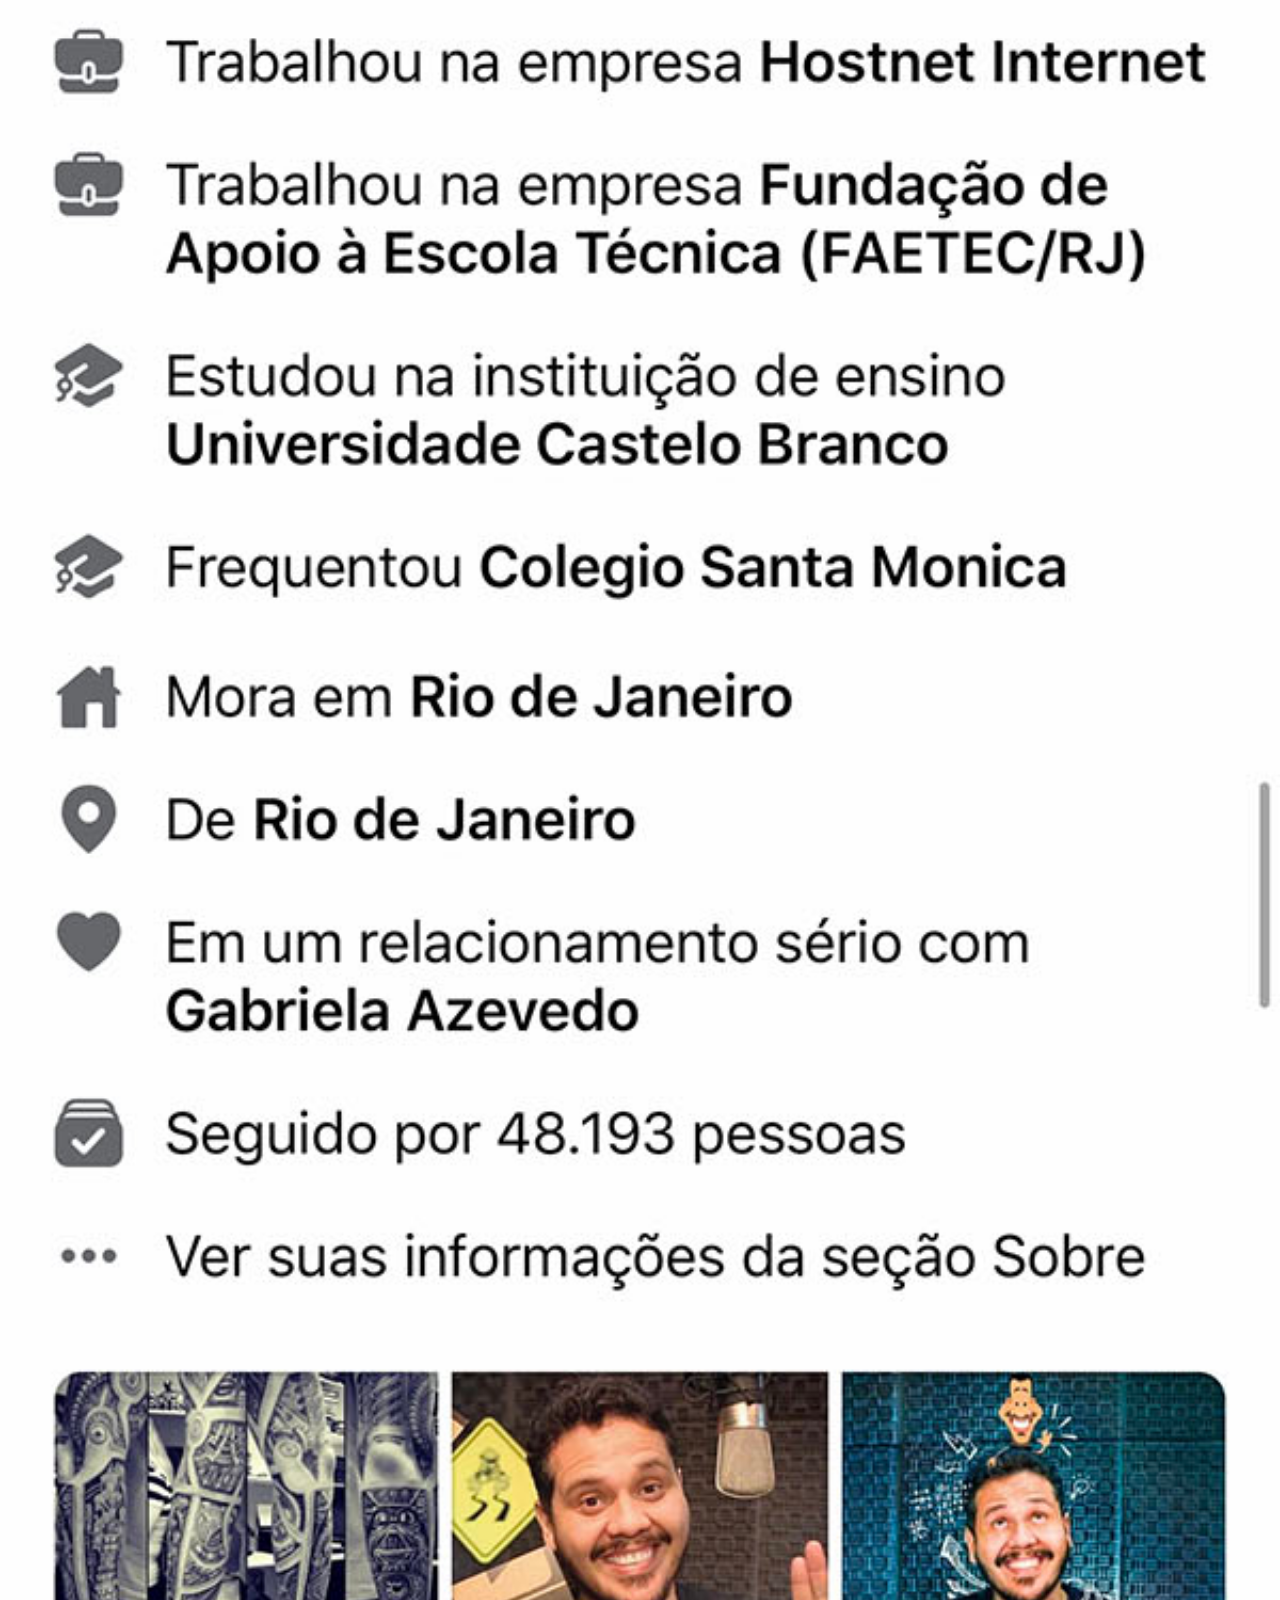
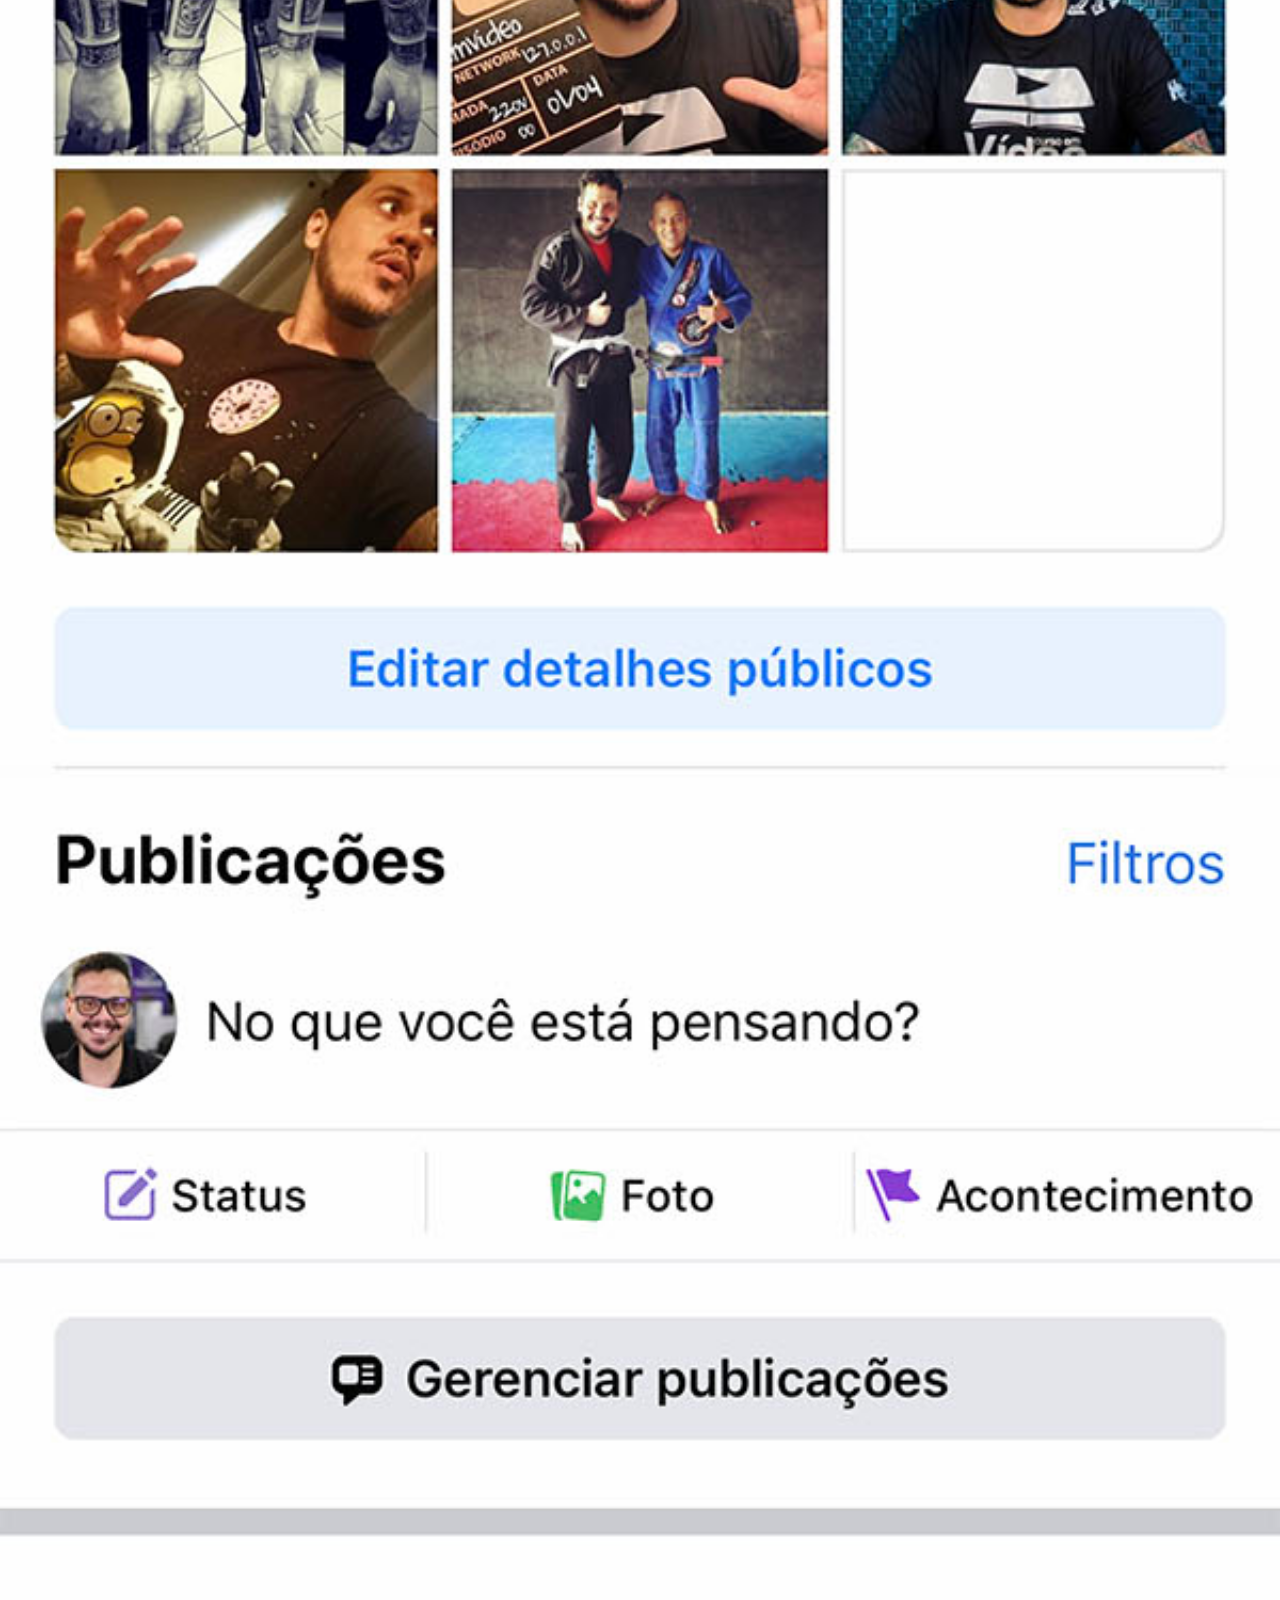
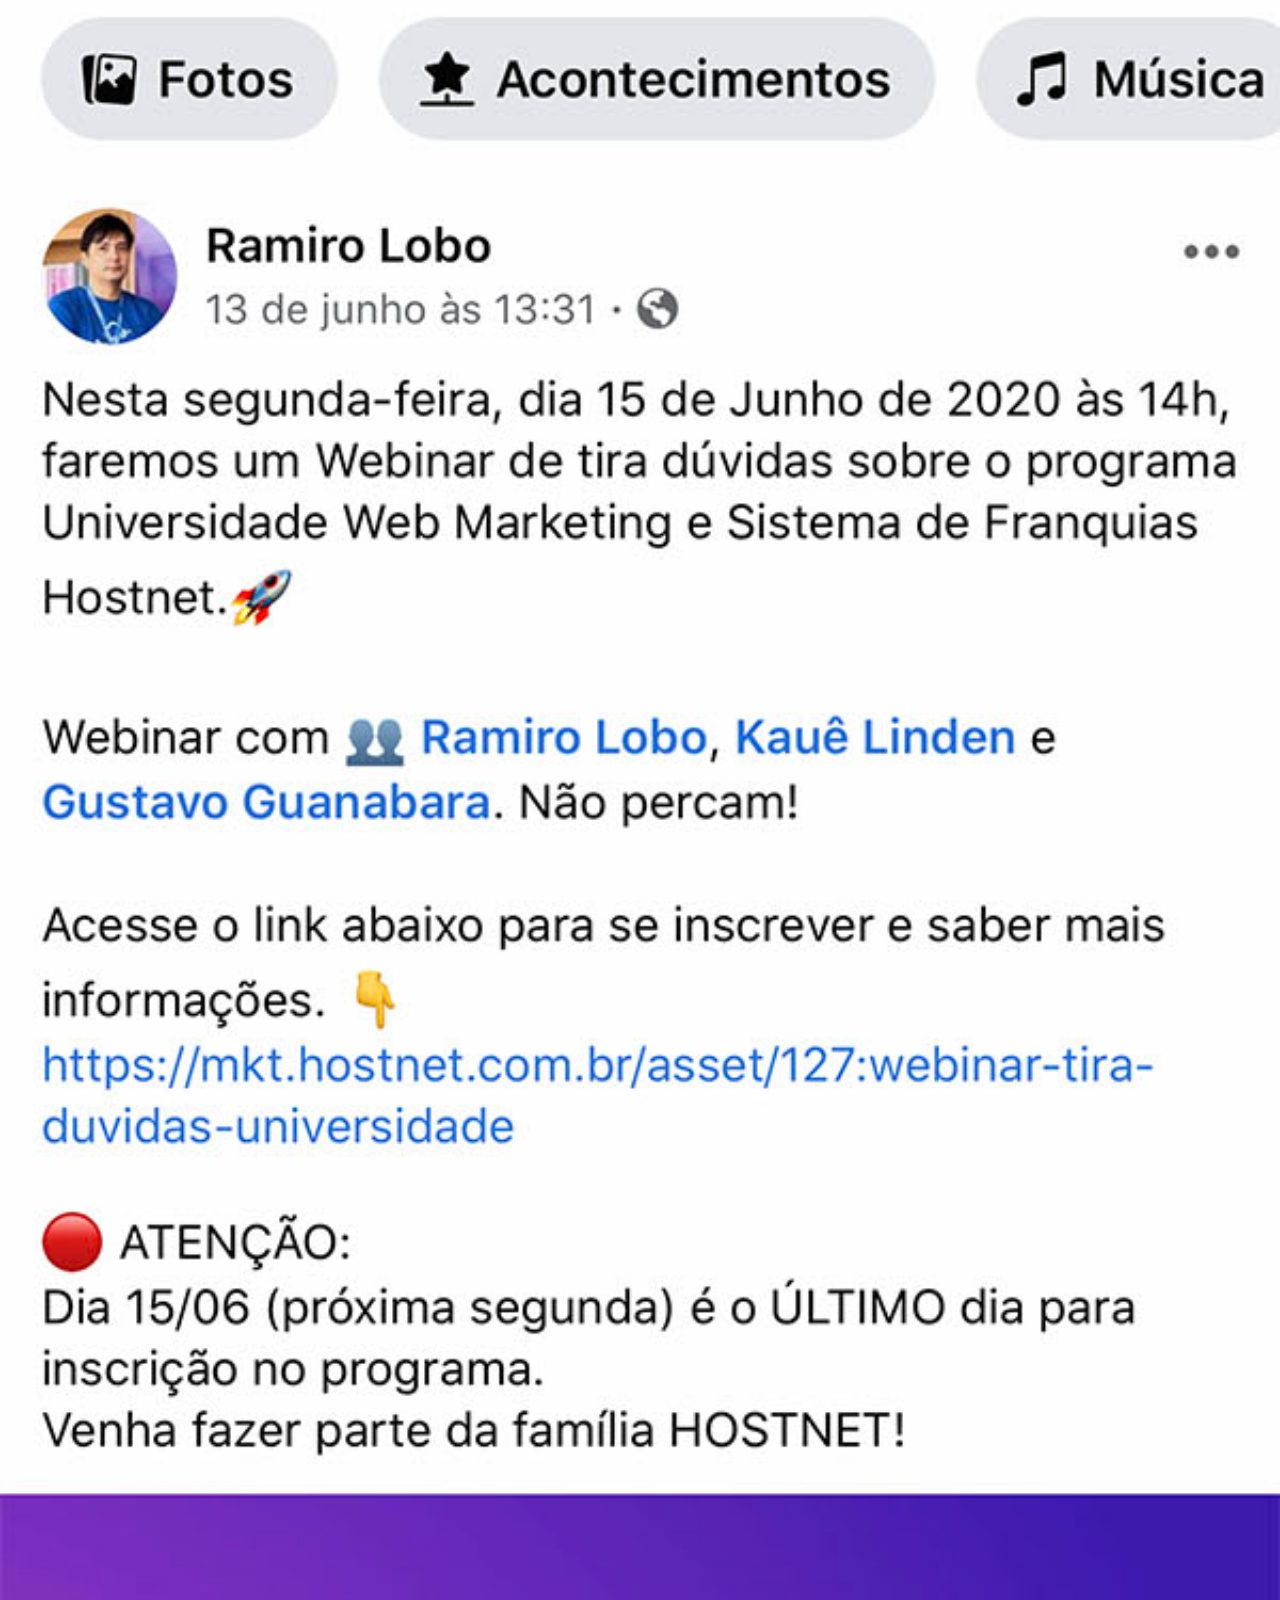
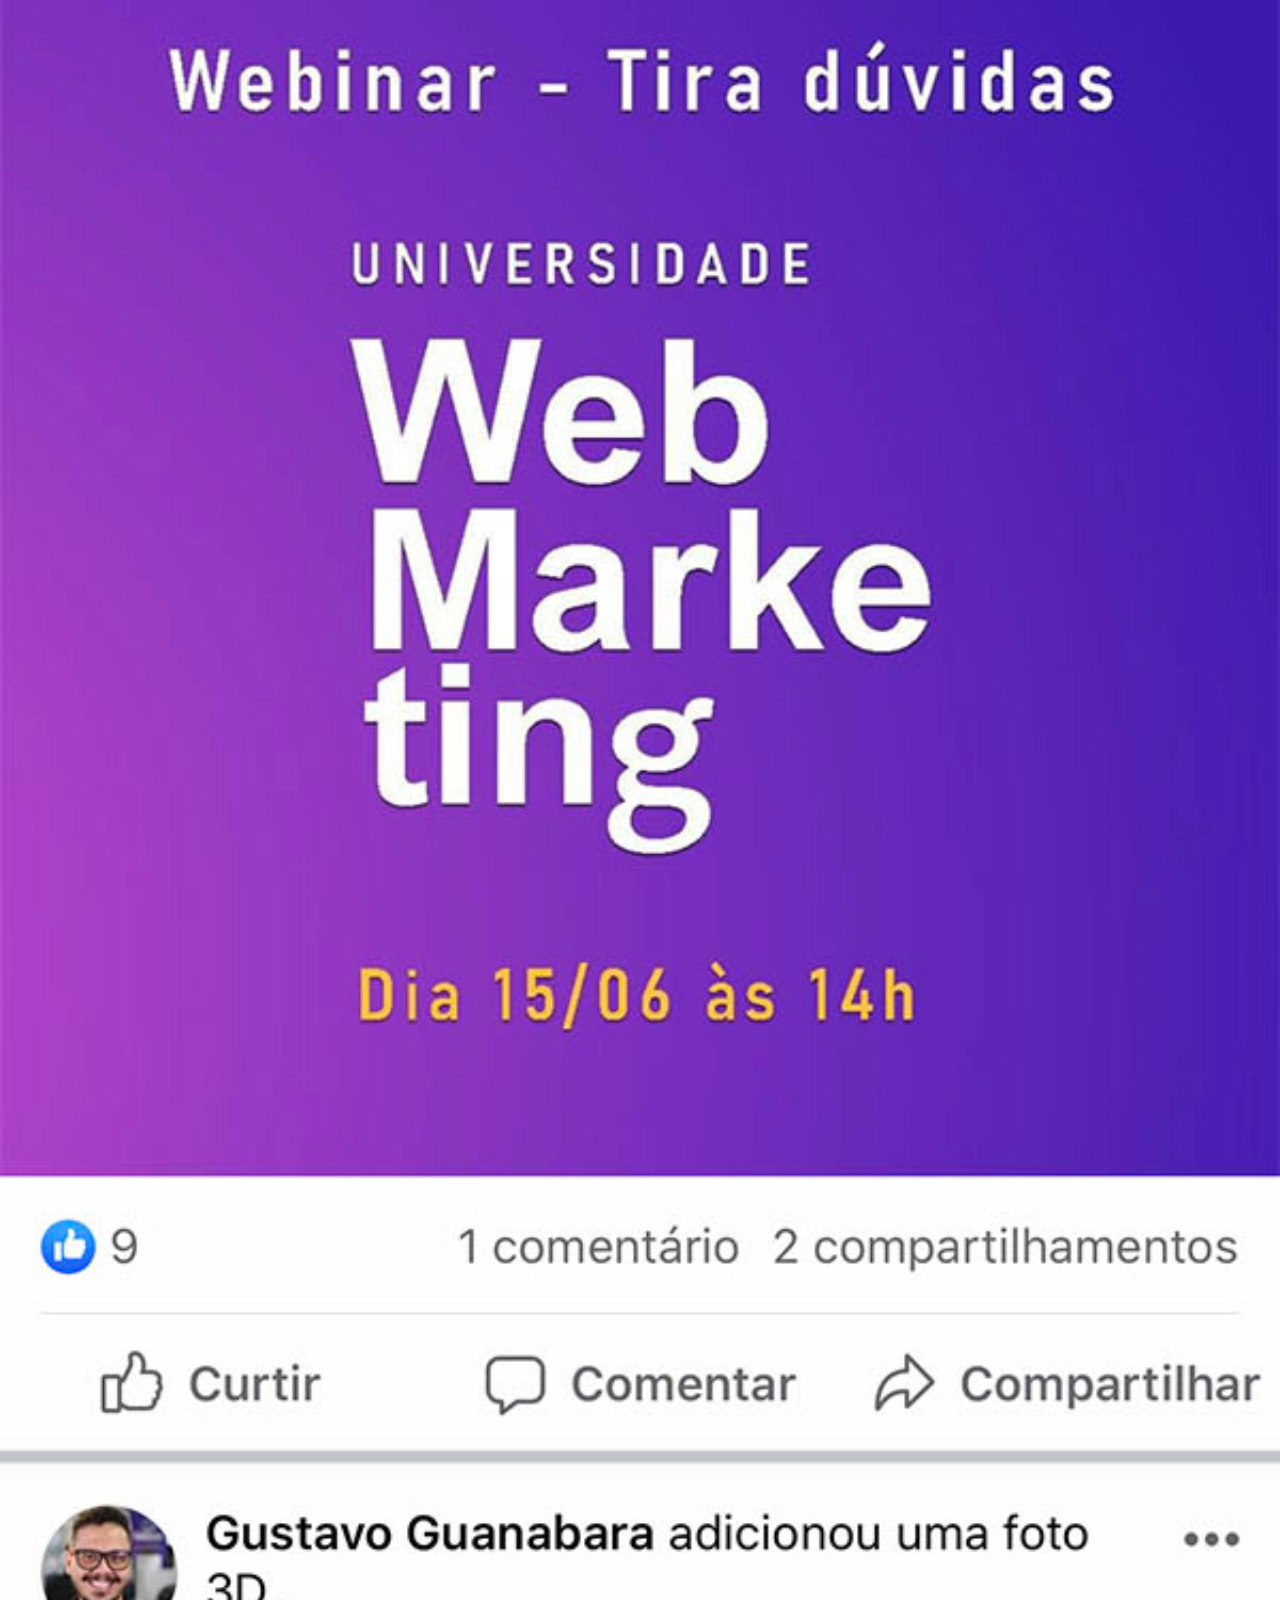
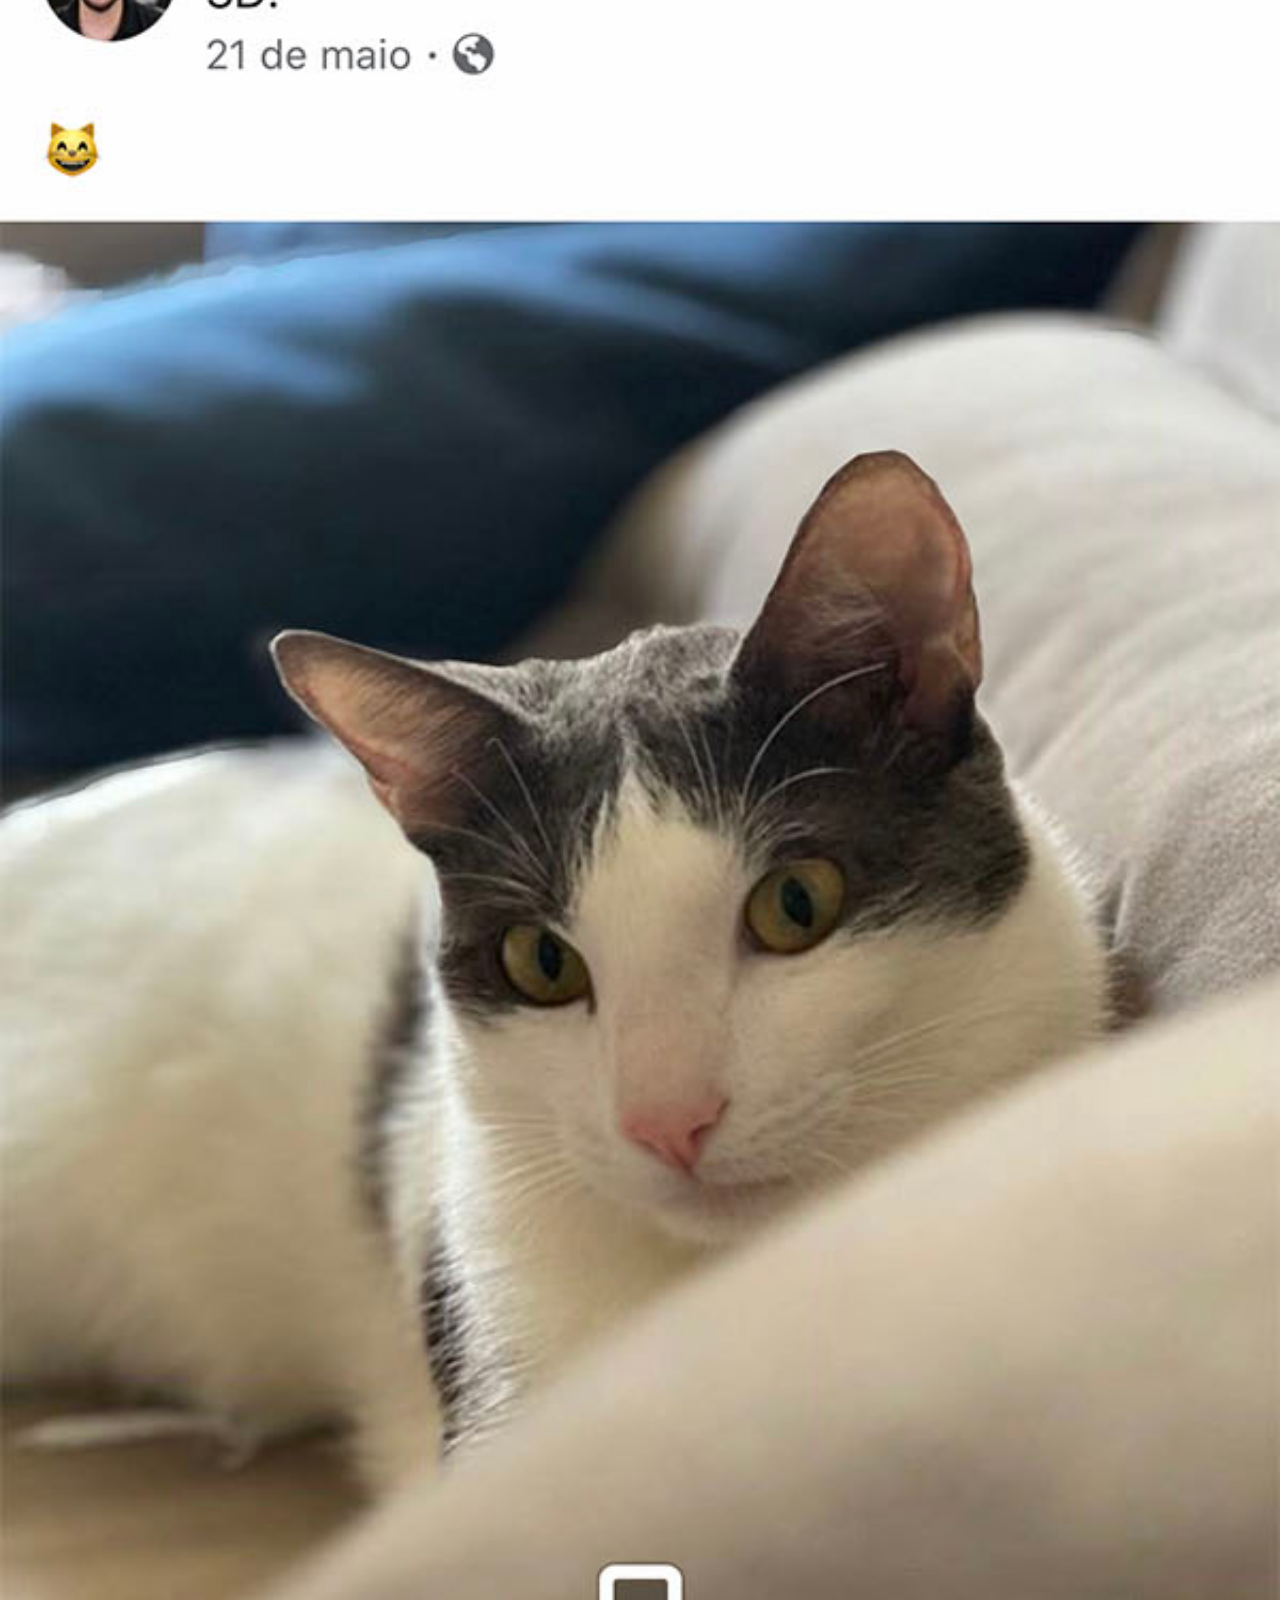
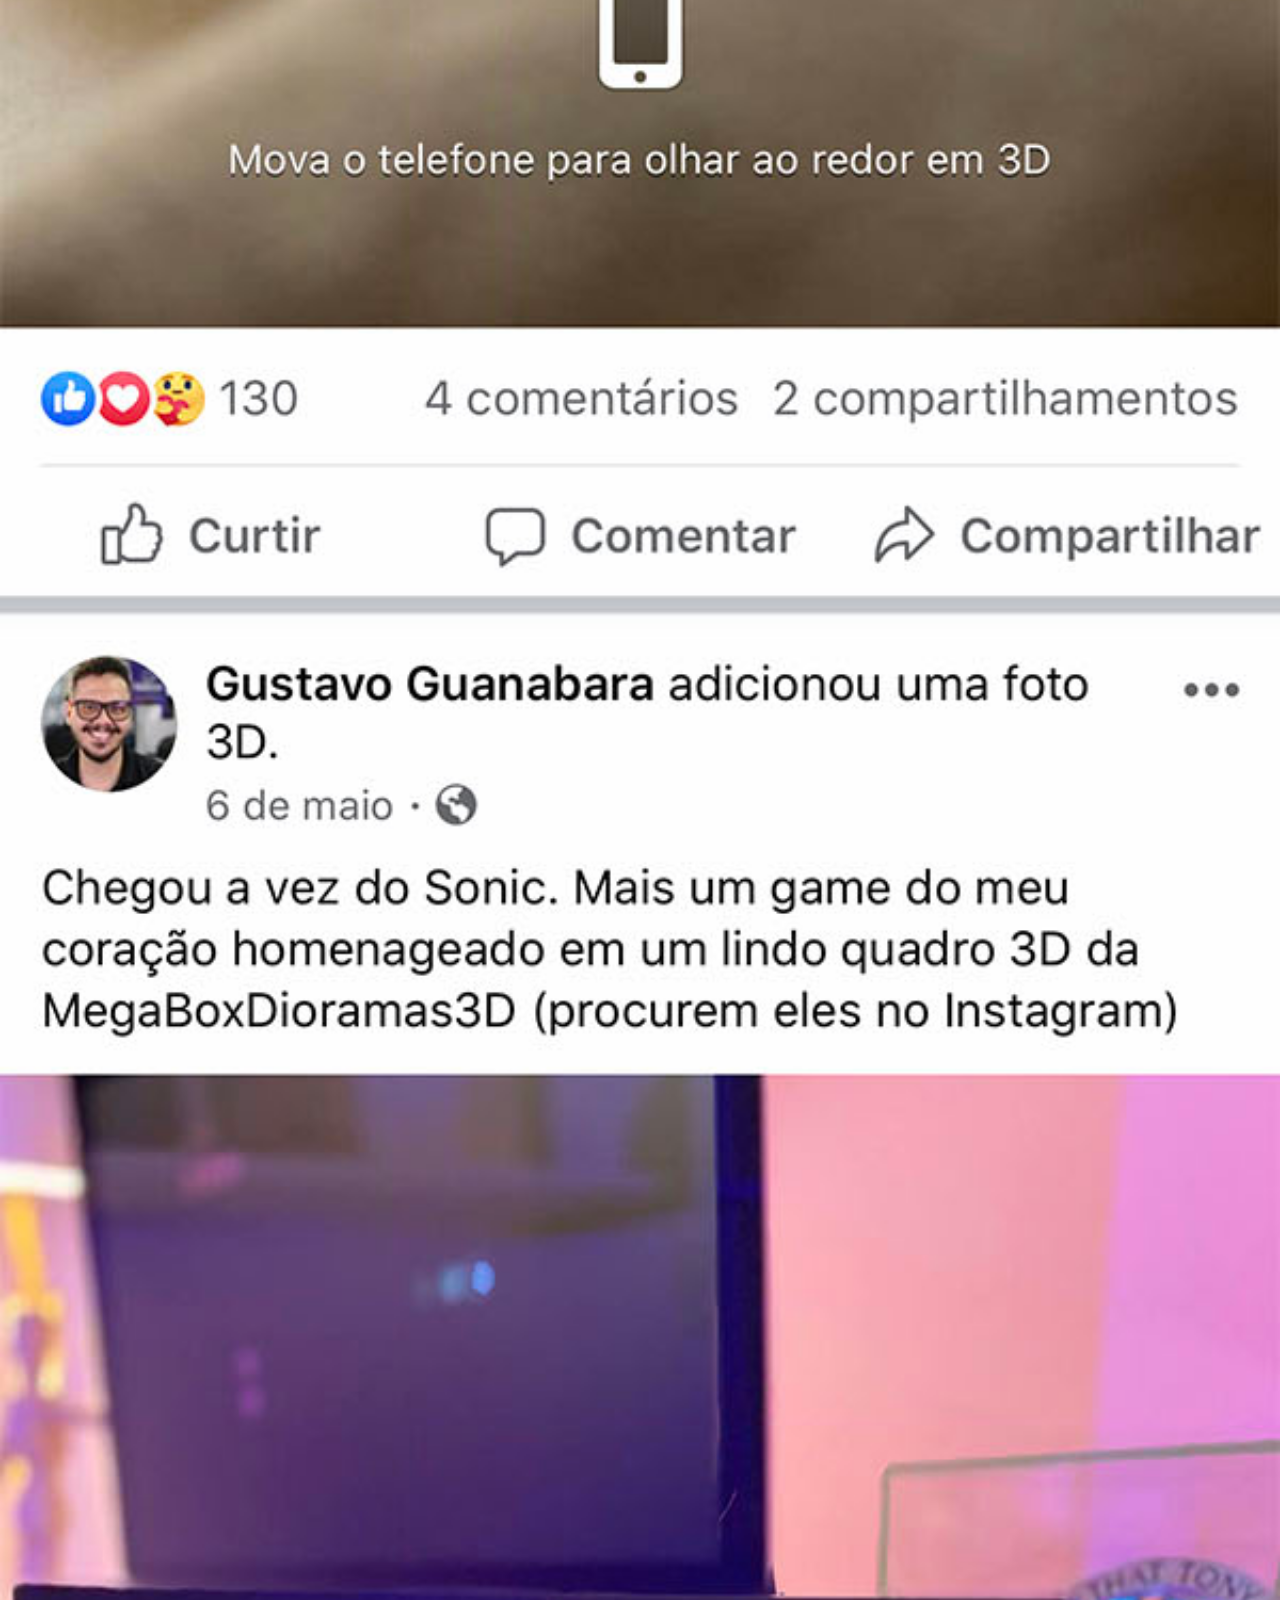
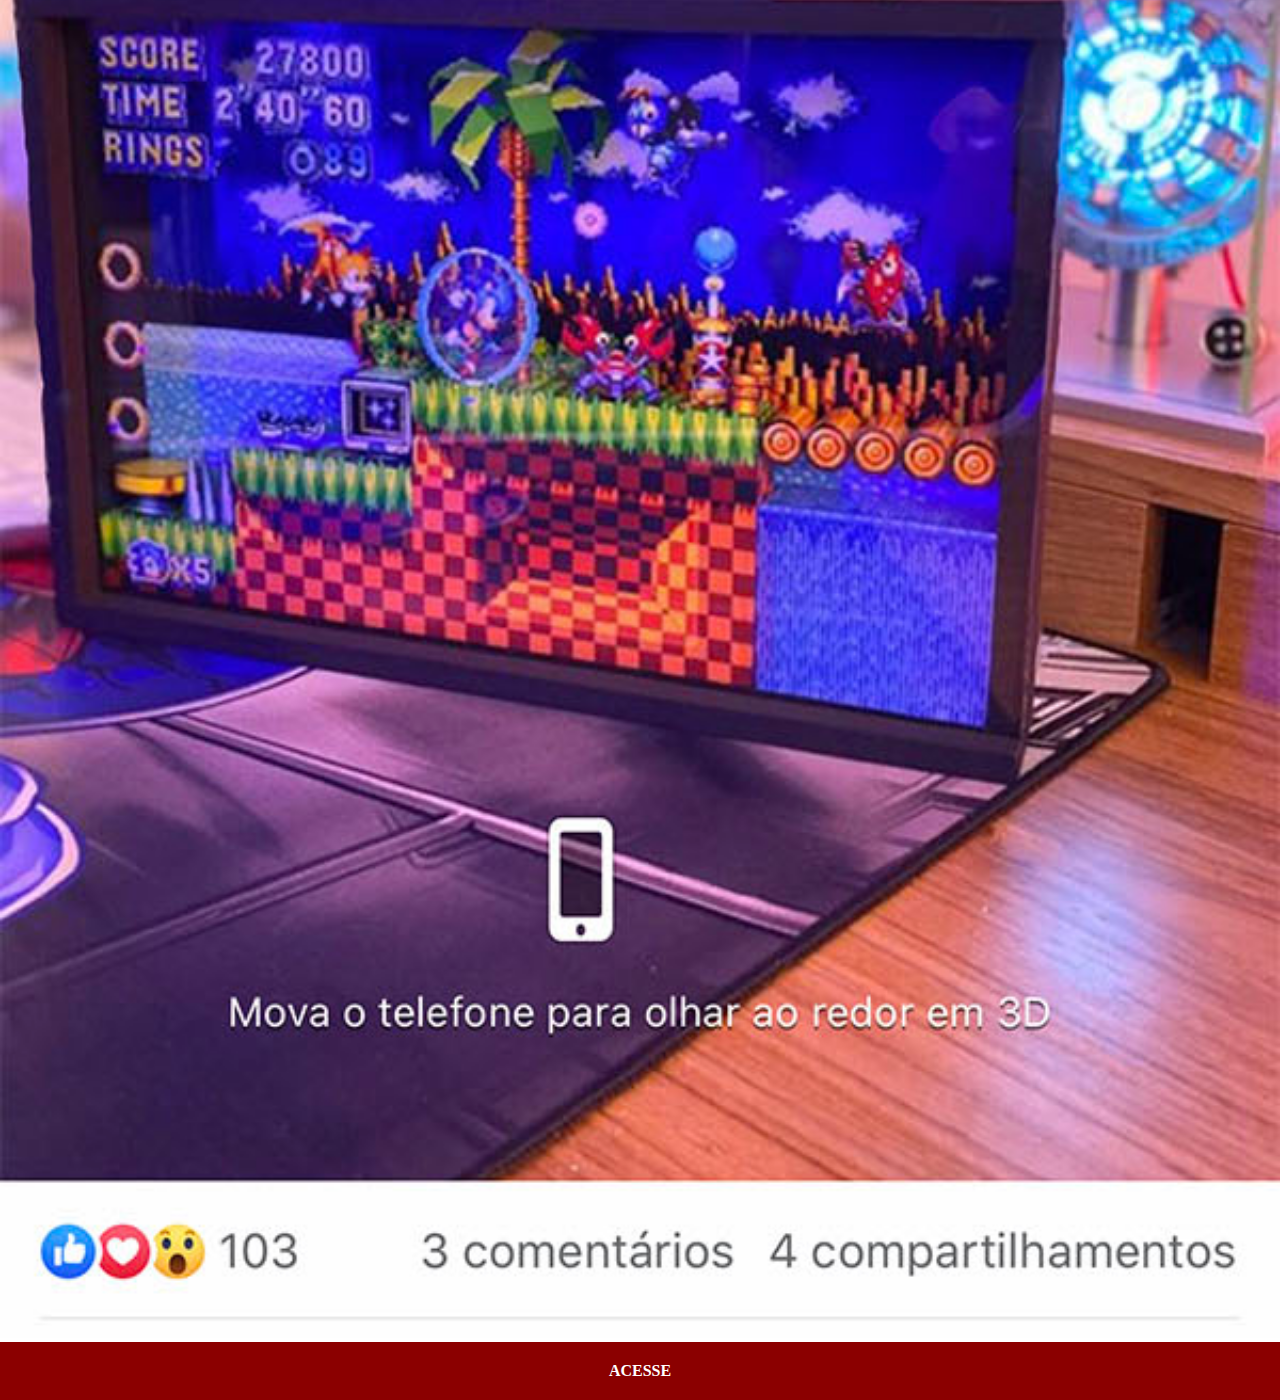
<file: projetos/projeto-social/facebook.html>
<!DOCTYPE html>
<html lang="pt-br">
<head>
    <meta charset="UTF-8">
    <meta http-equiv="X-UA-Compatible" content="IE=edge">
    <meta name="viewport" content="width=device-width, initial-scale=1.0">
    <title>Facebook</title>
    <link rel="stylesheet" href="estilos/social.css">
</head>
<body>
    <img src="imagens/tela-facebook.jpg" alt="">
    <a href="#">ACESSE</a>
</body>
</html>
</file>
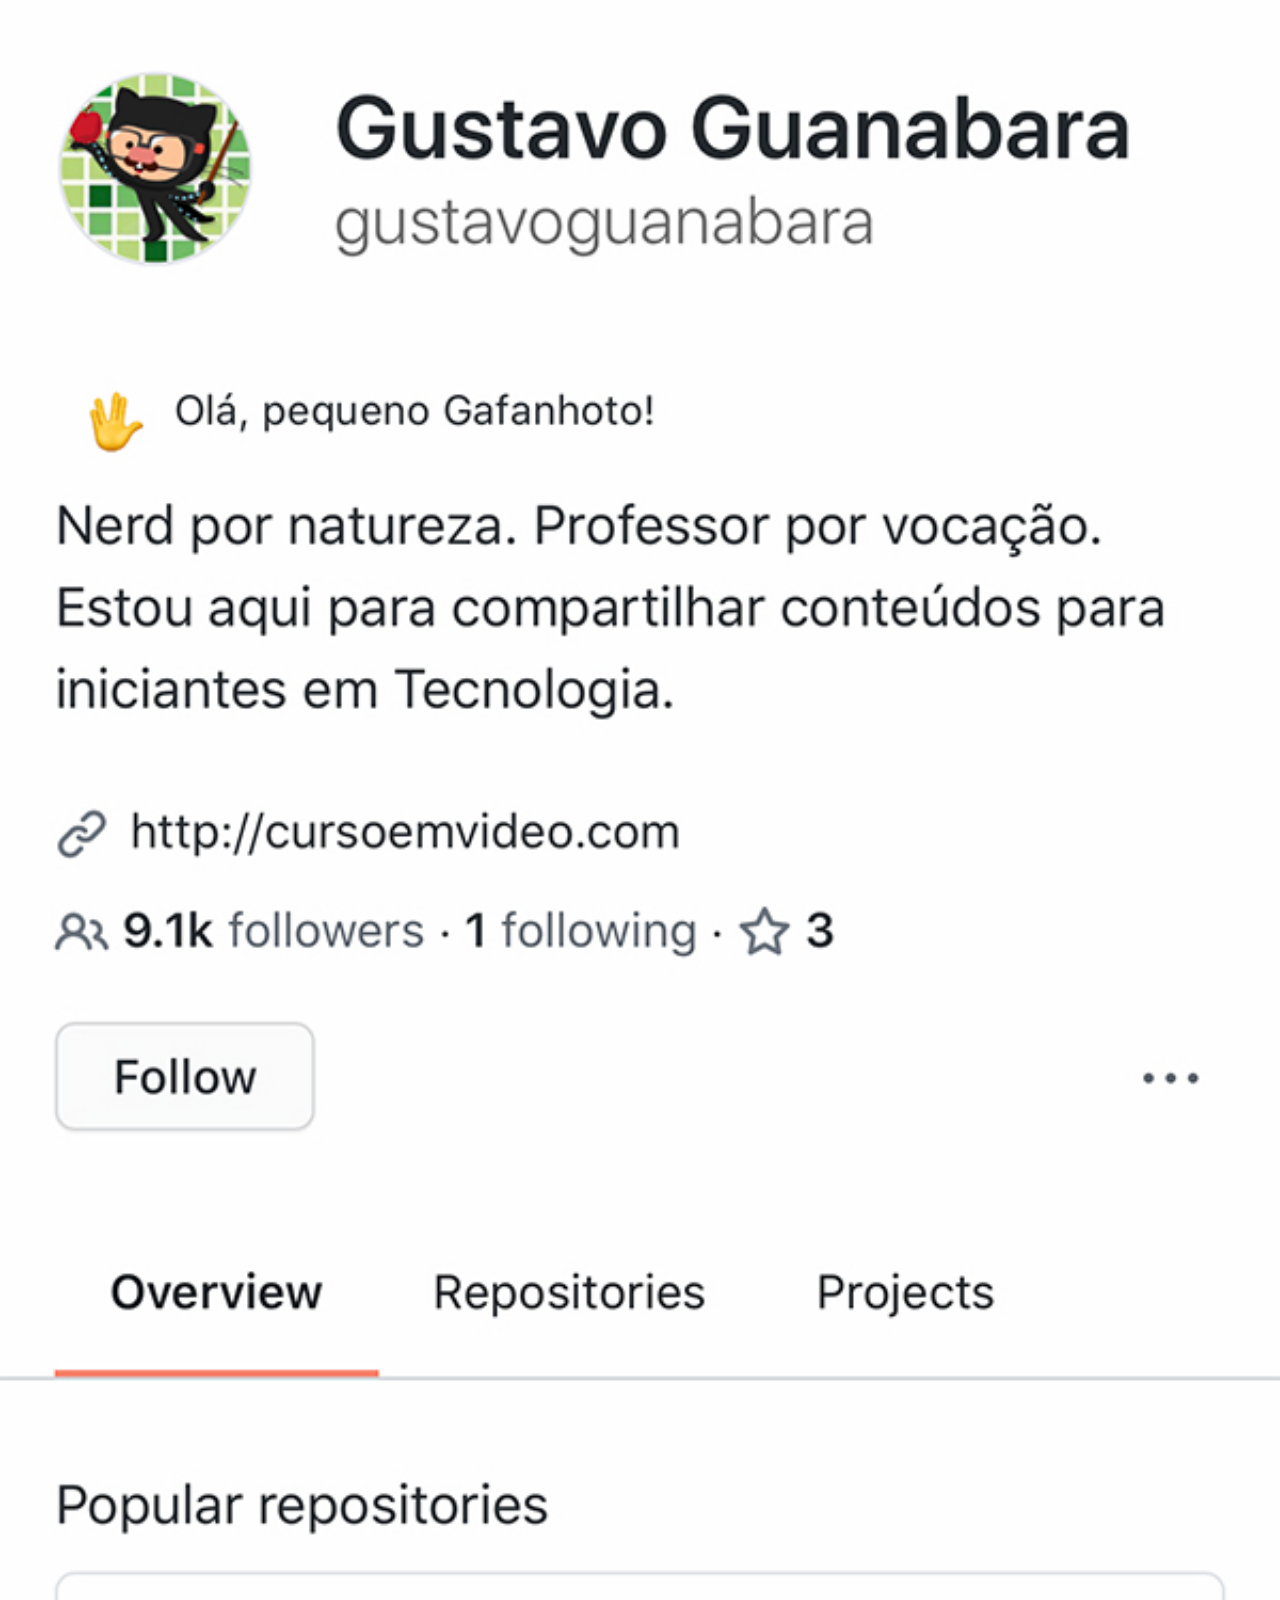
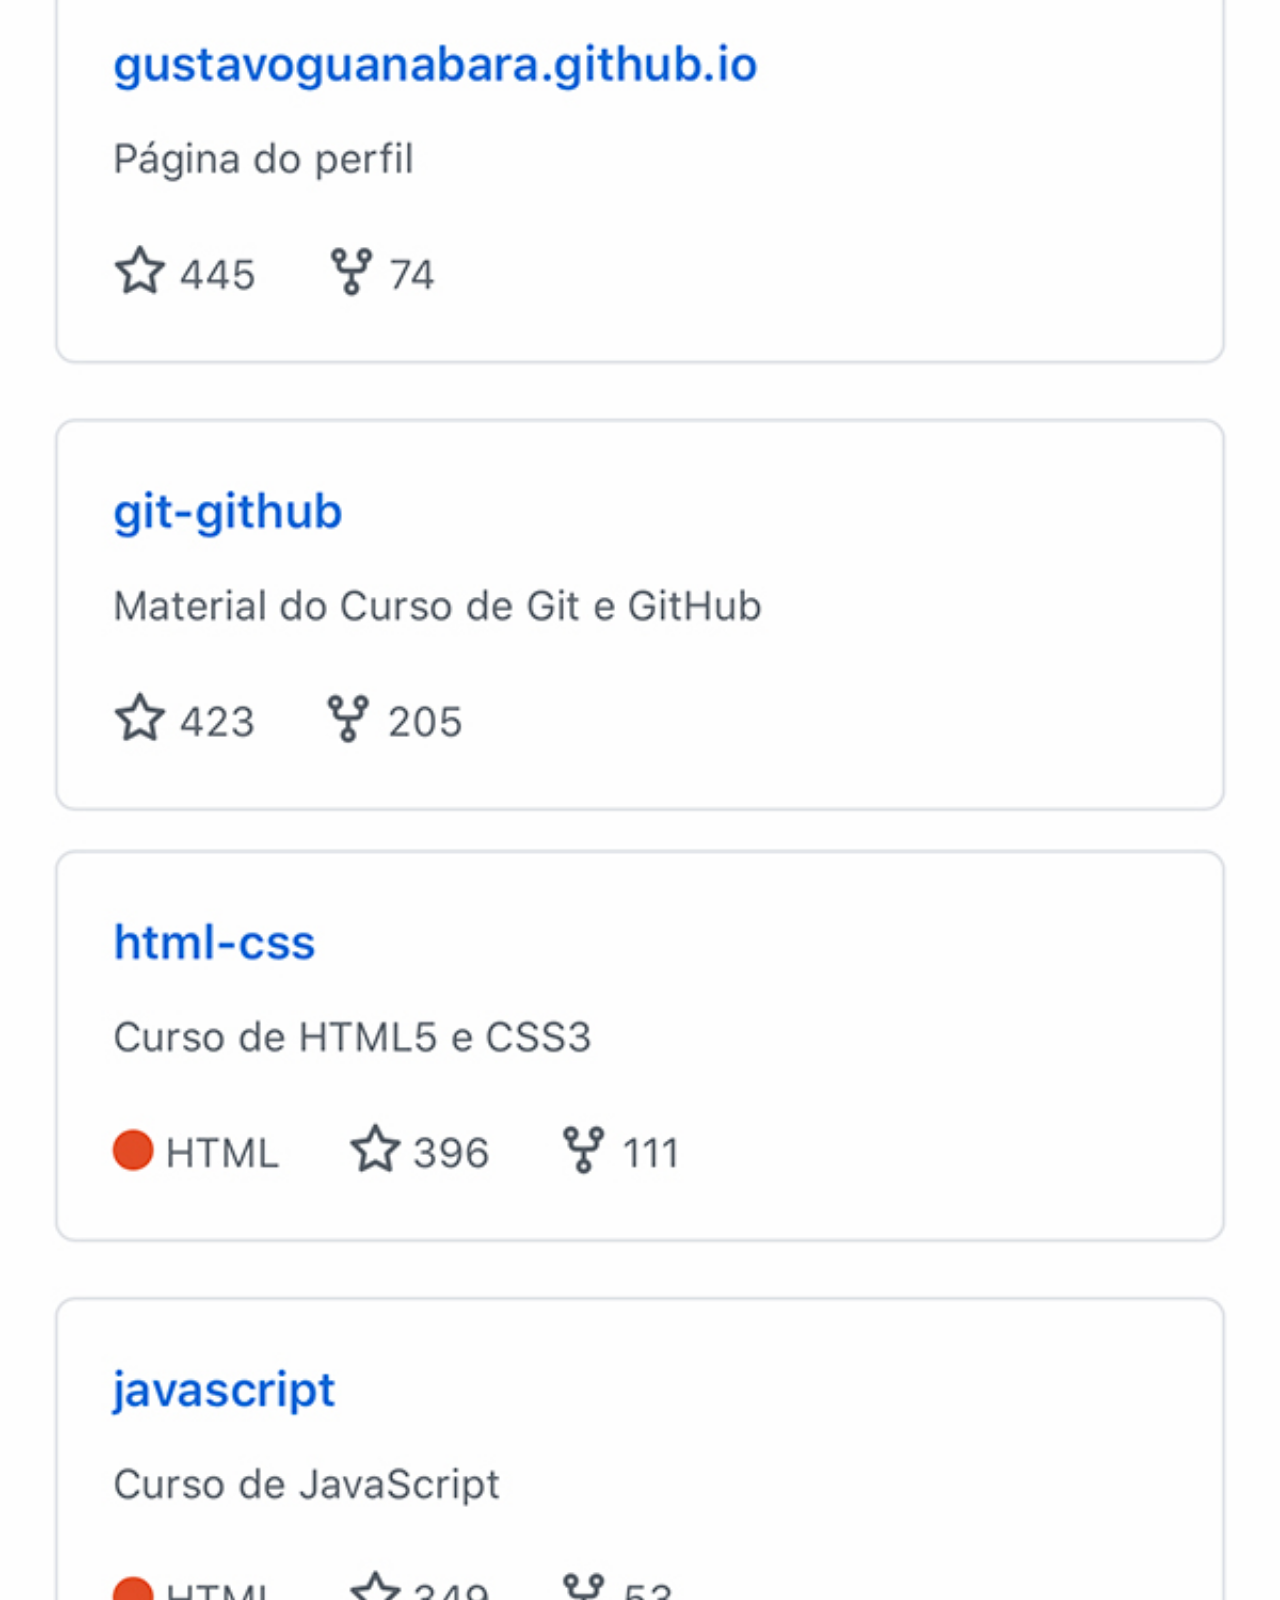
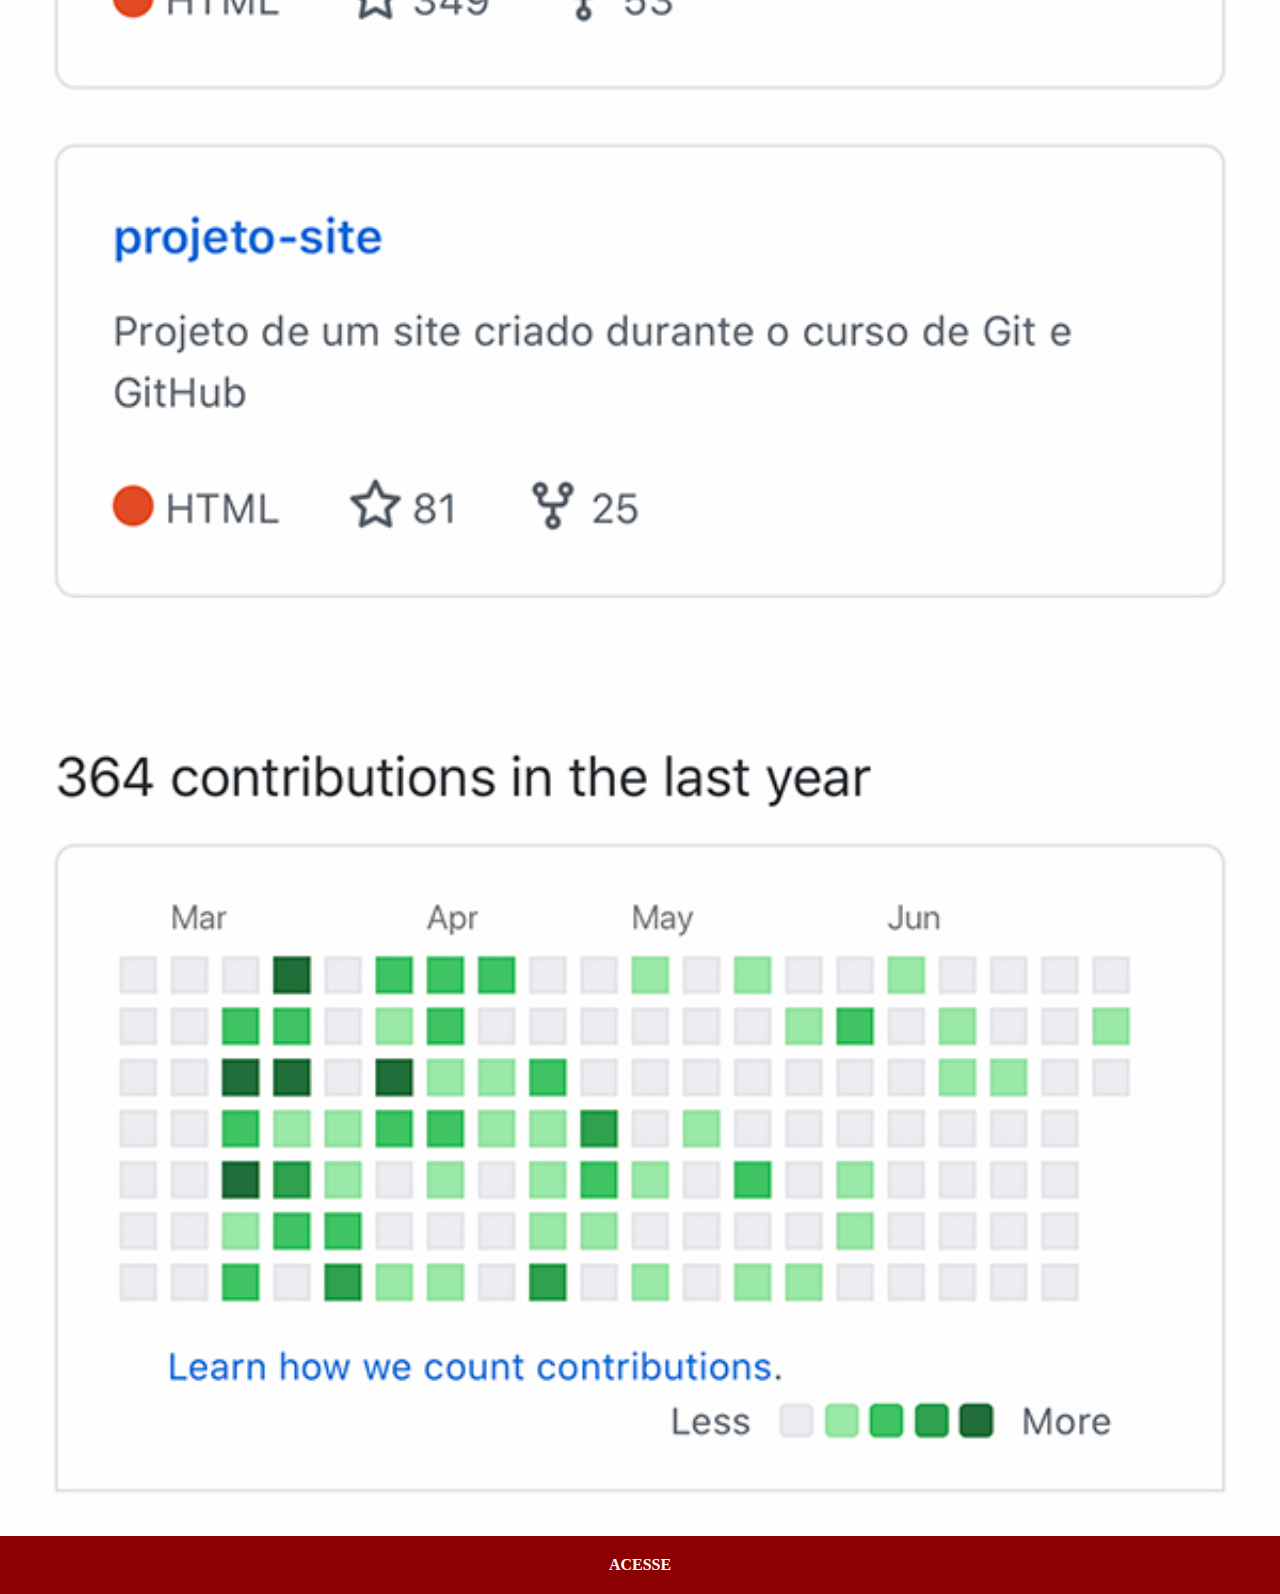
<file: projetos/projeto-social/github.html>
<!DOCTYPE html>
<html lang="pt-br">
<head>
    <meta charset="UTF-8">
    <meta http-equiv="X-UA-Compatible" content="IE=edge">
    <meta name="viewport" content="width=device-width, initial-scale=1.0">
    <title>Document</title>
    <link rel="stylesheet" href="estilos/social.css">
</head>
<body>
    <img src="imagens/tela-github.jpg" alt="">
    <a href="https://github.com/gustavoguanabara" target="_blank">ACESSE</a>
</body>
</html>
</file>
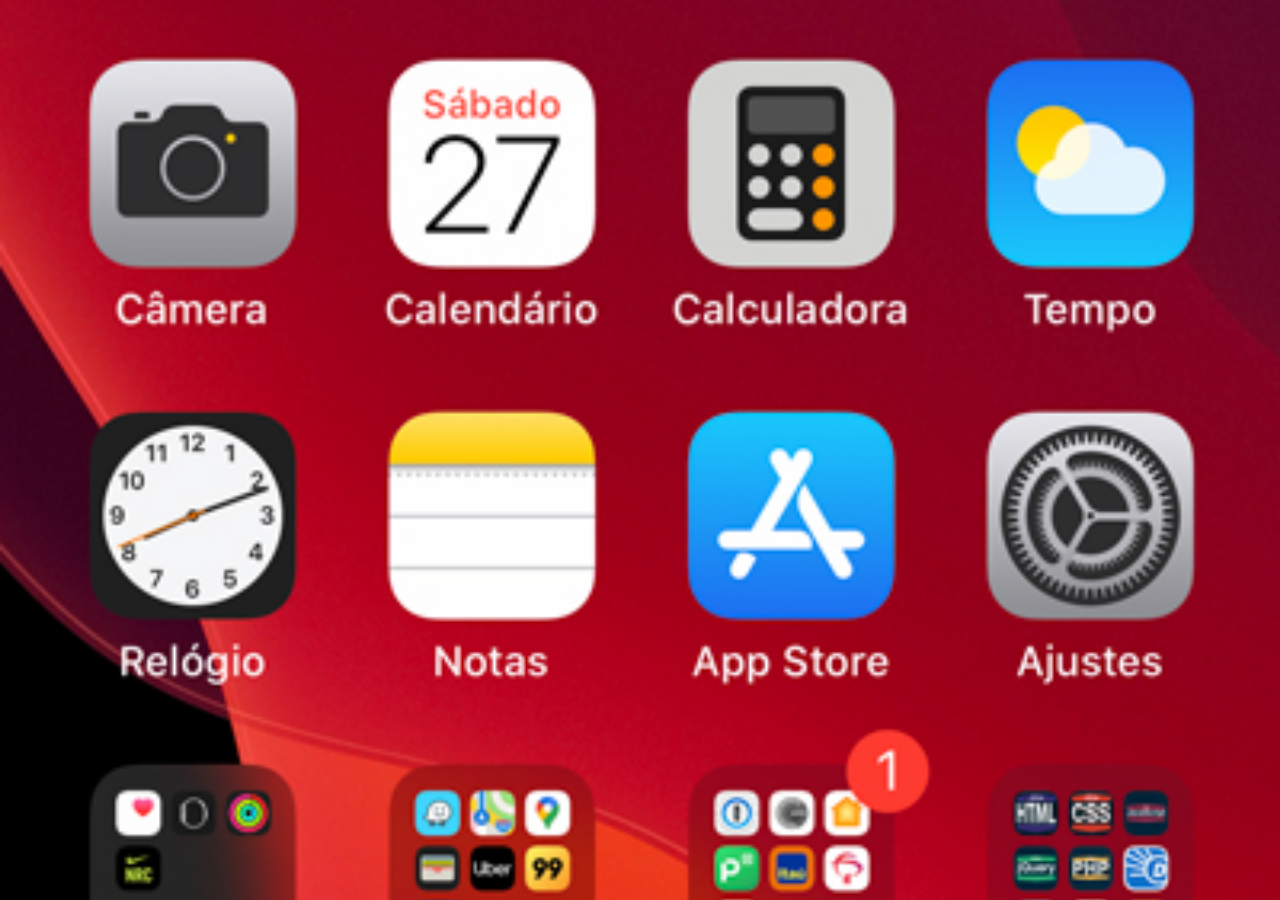
<file: projetos/projeto-social/home.html>
<!DOCTYPE html>
<html lang="pt-br">
<head>
    <meta charset="UTF-8">
    <meta http-equiv="X-UA-Compatible" content="IE=edge">
    <meta name="viewport" content="width=device-width, initial-scale=1.0">
    <title>Document</title>
    <style>
        * {
            margin: 0;
            padding: 0;
        }

        body {
            width: 100vw;
            height: 100vh;
            background: black url('imagens/tela-home.jpg') no-repeat top center;
            background-size: cover;
        }
    </style>
</head>
<body>
    
</body>
</html>
</file>
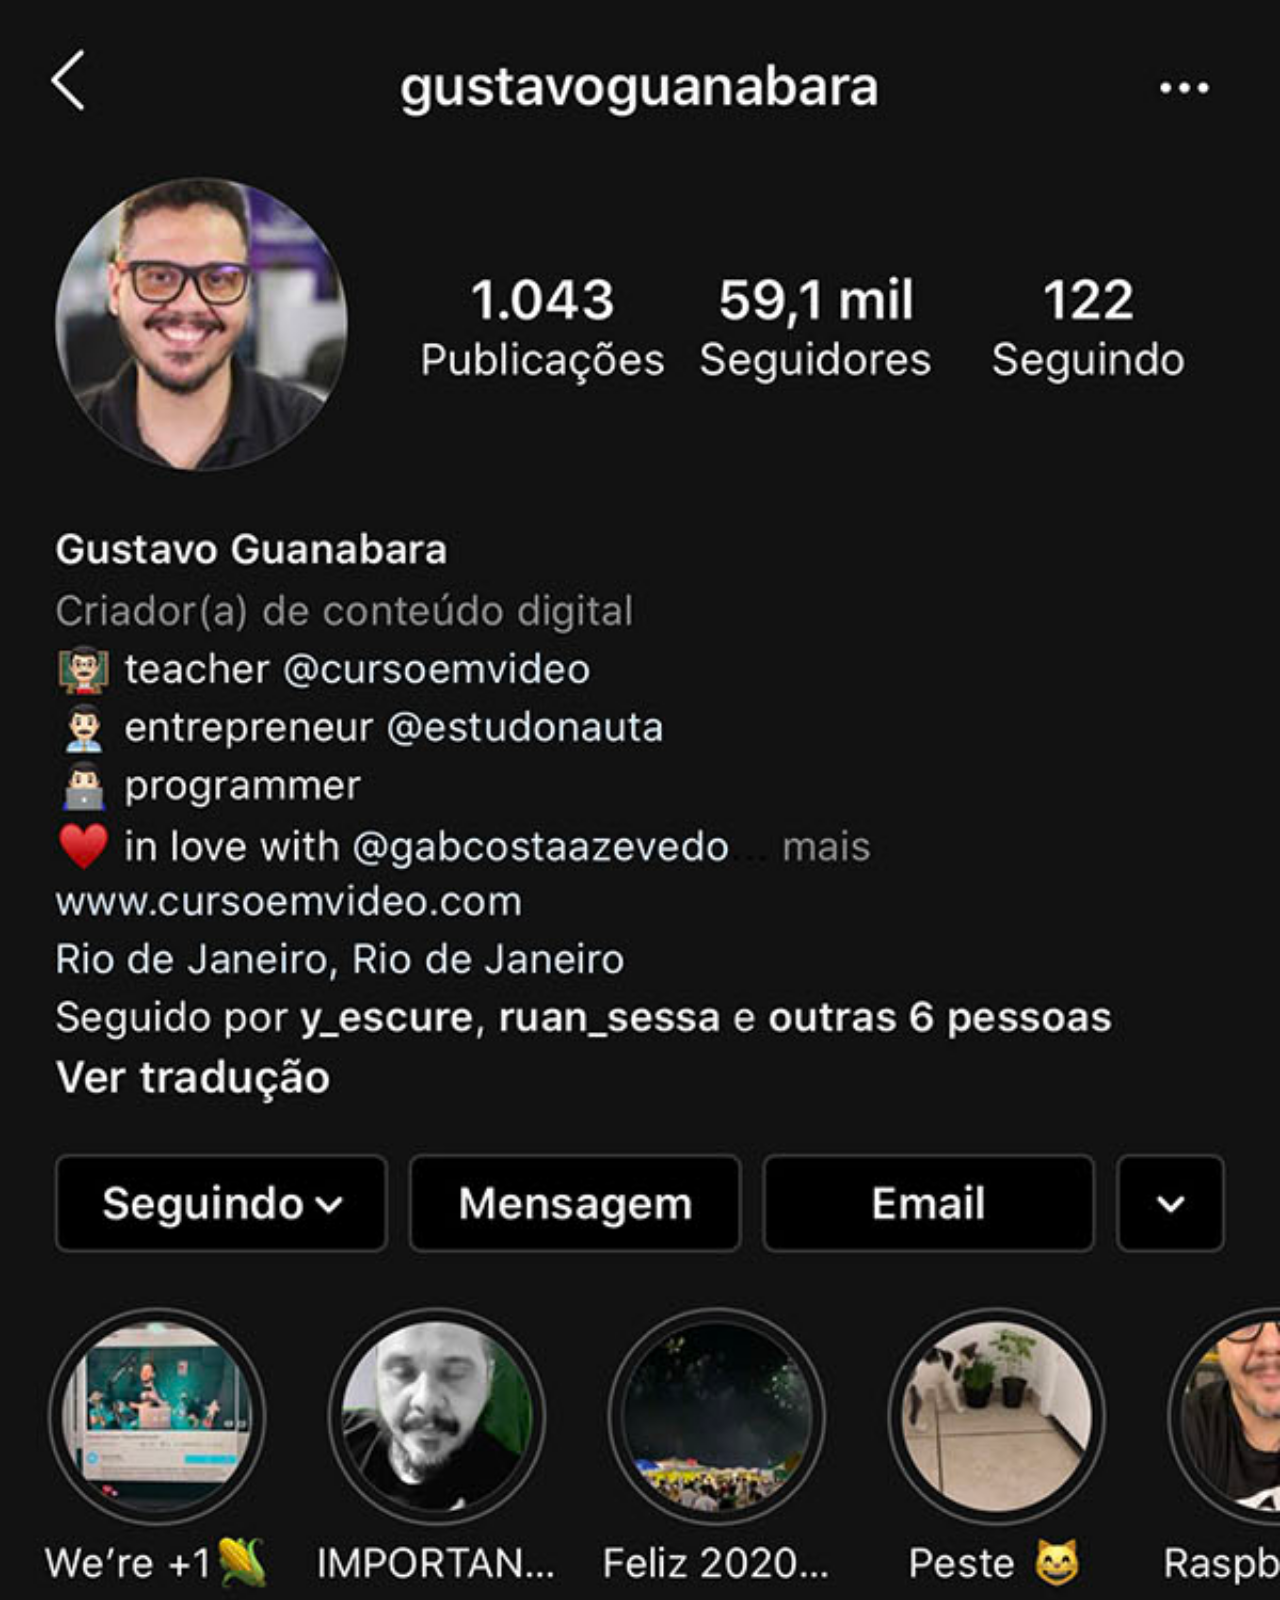
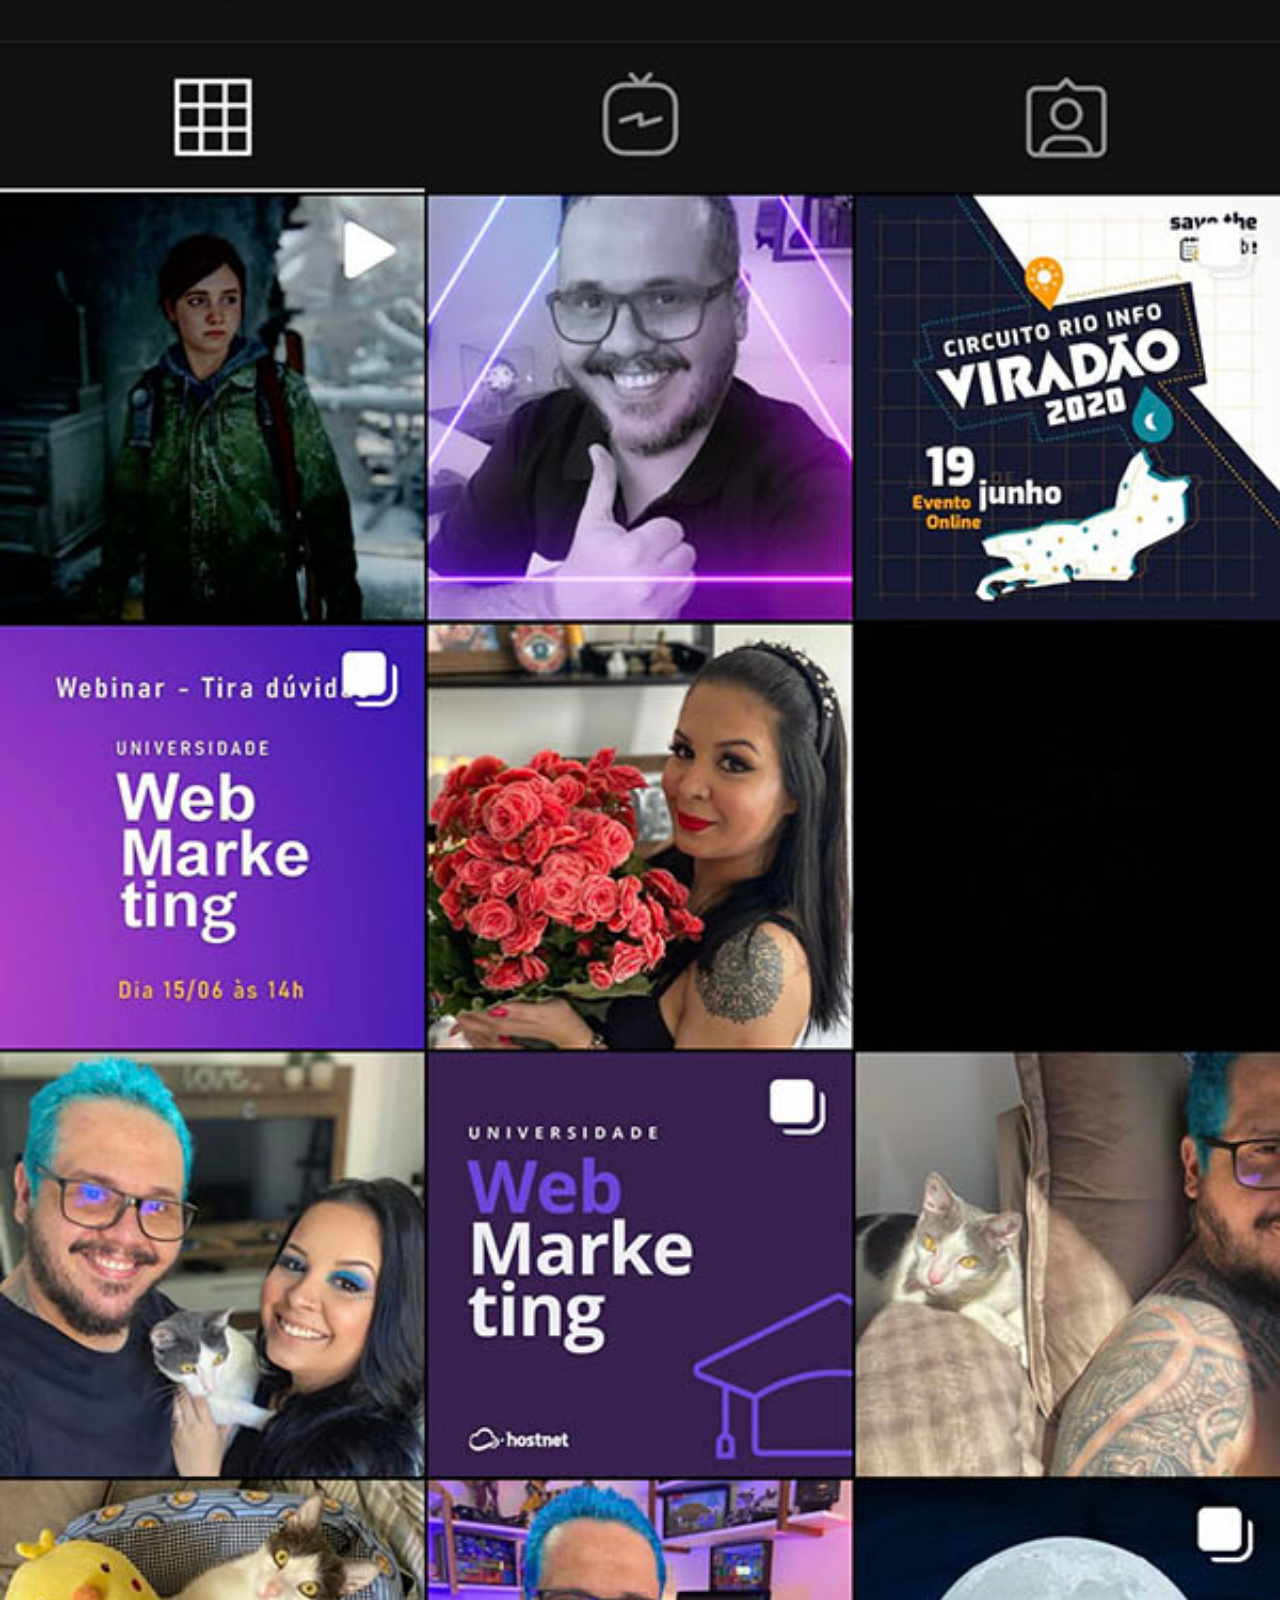
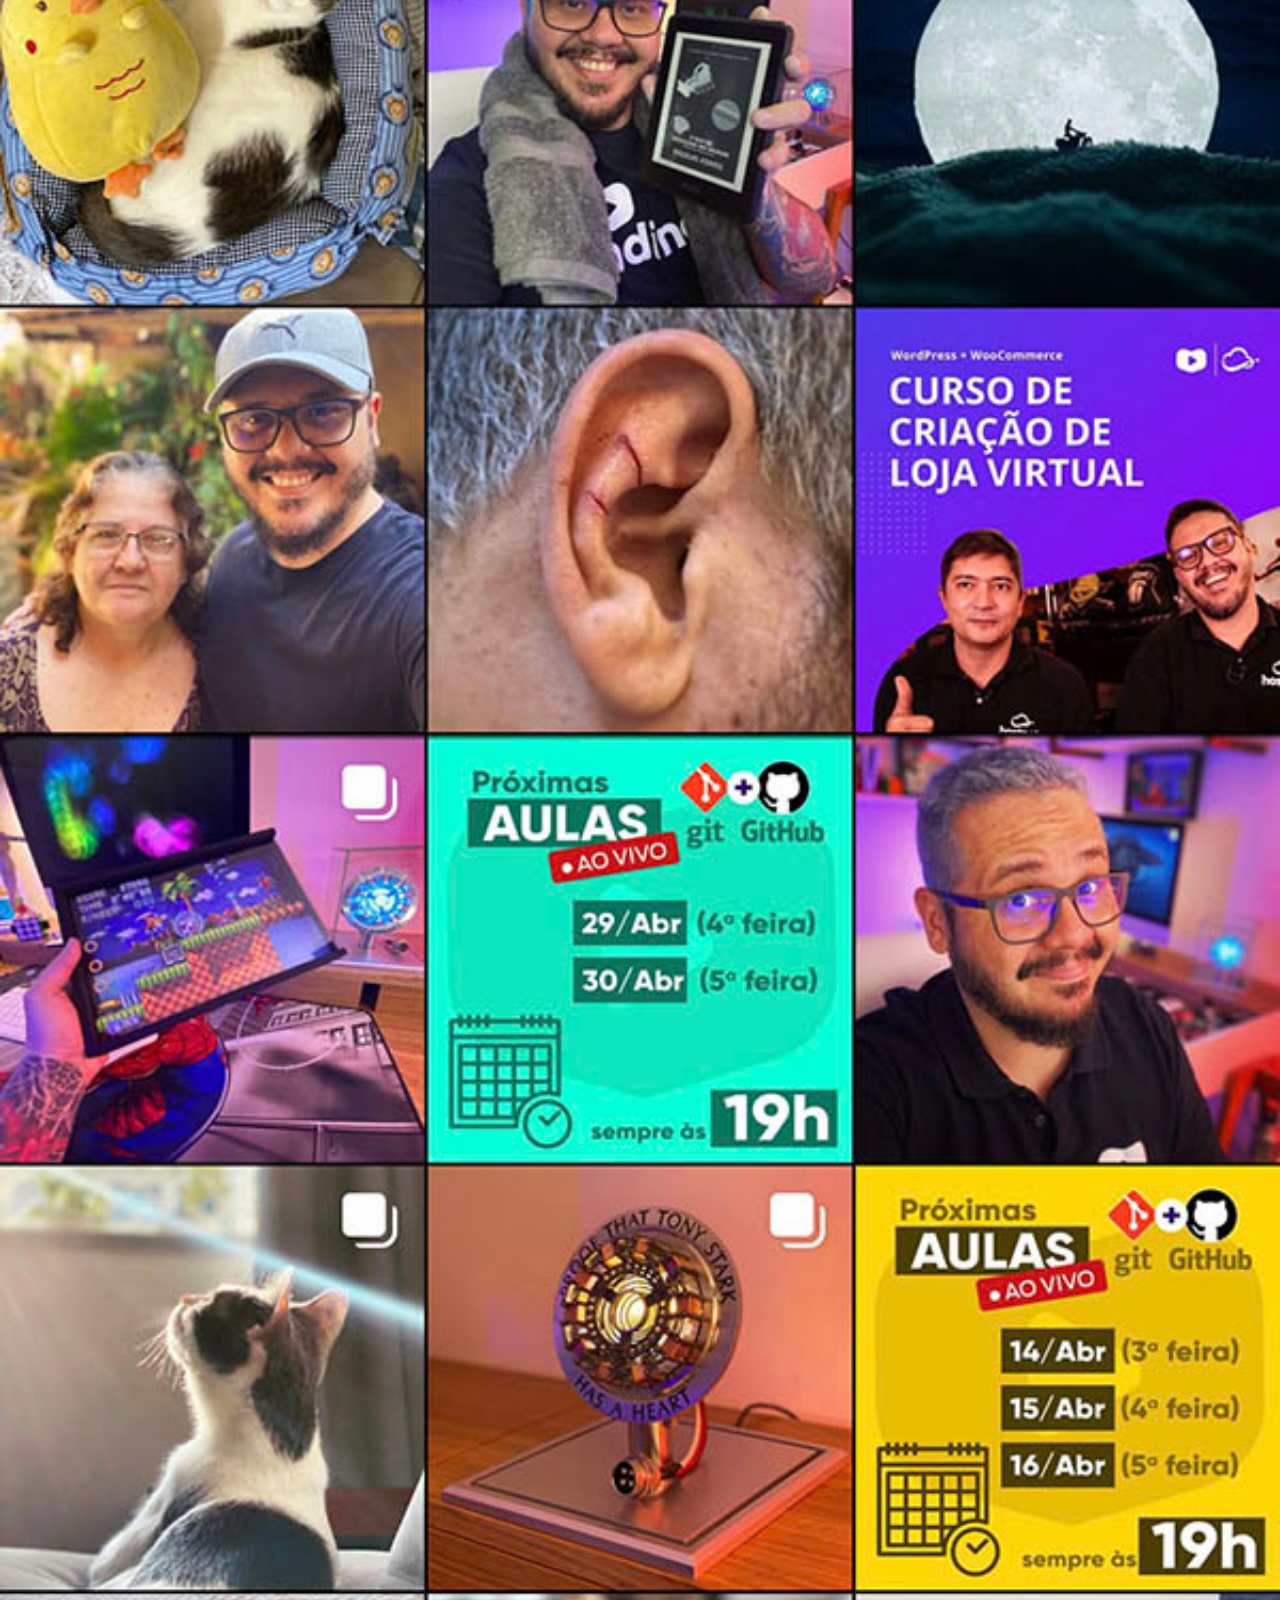
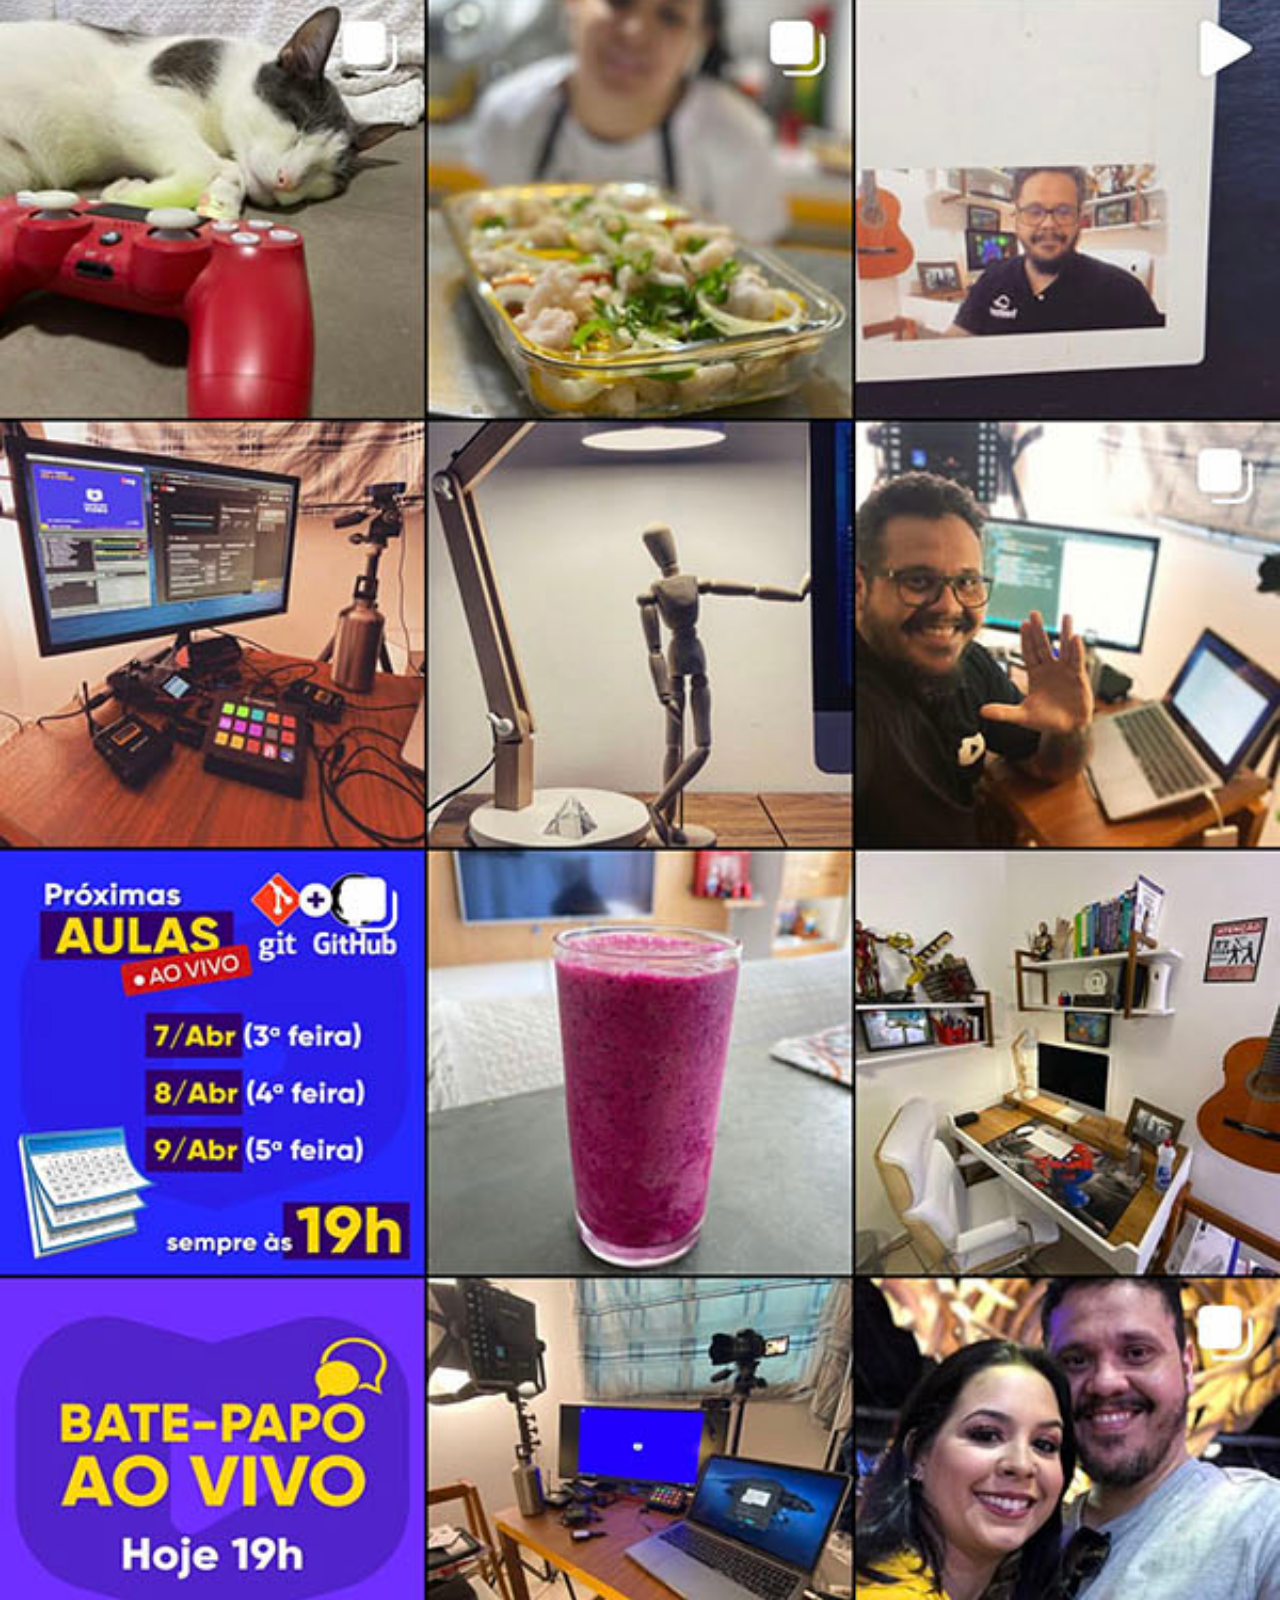
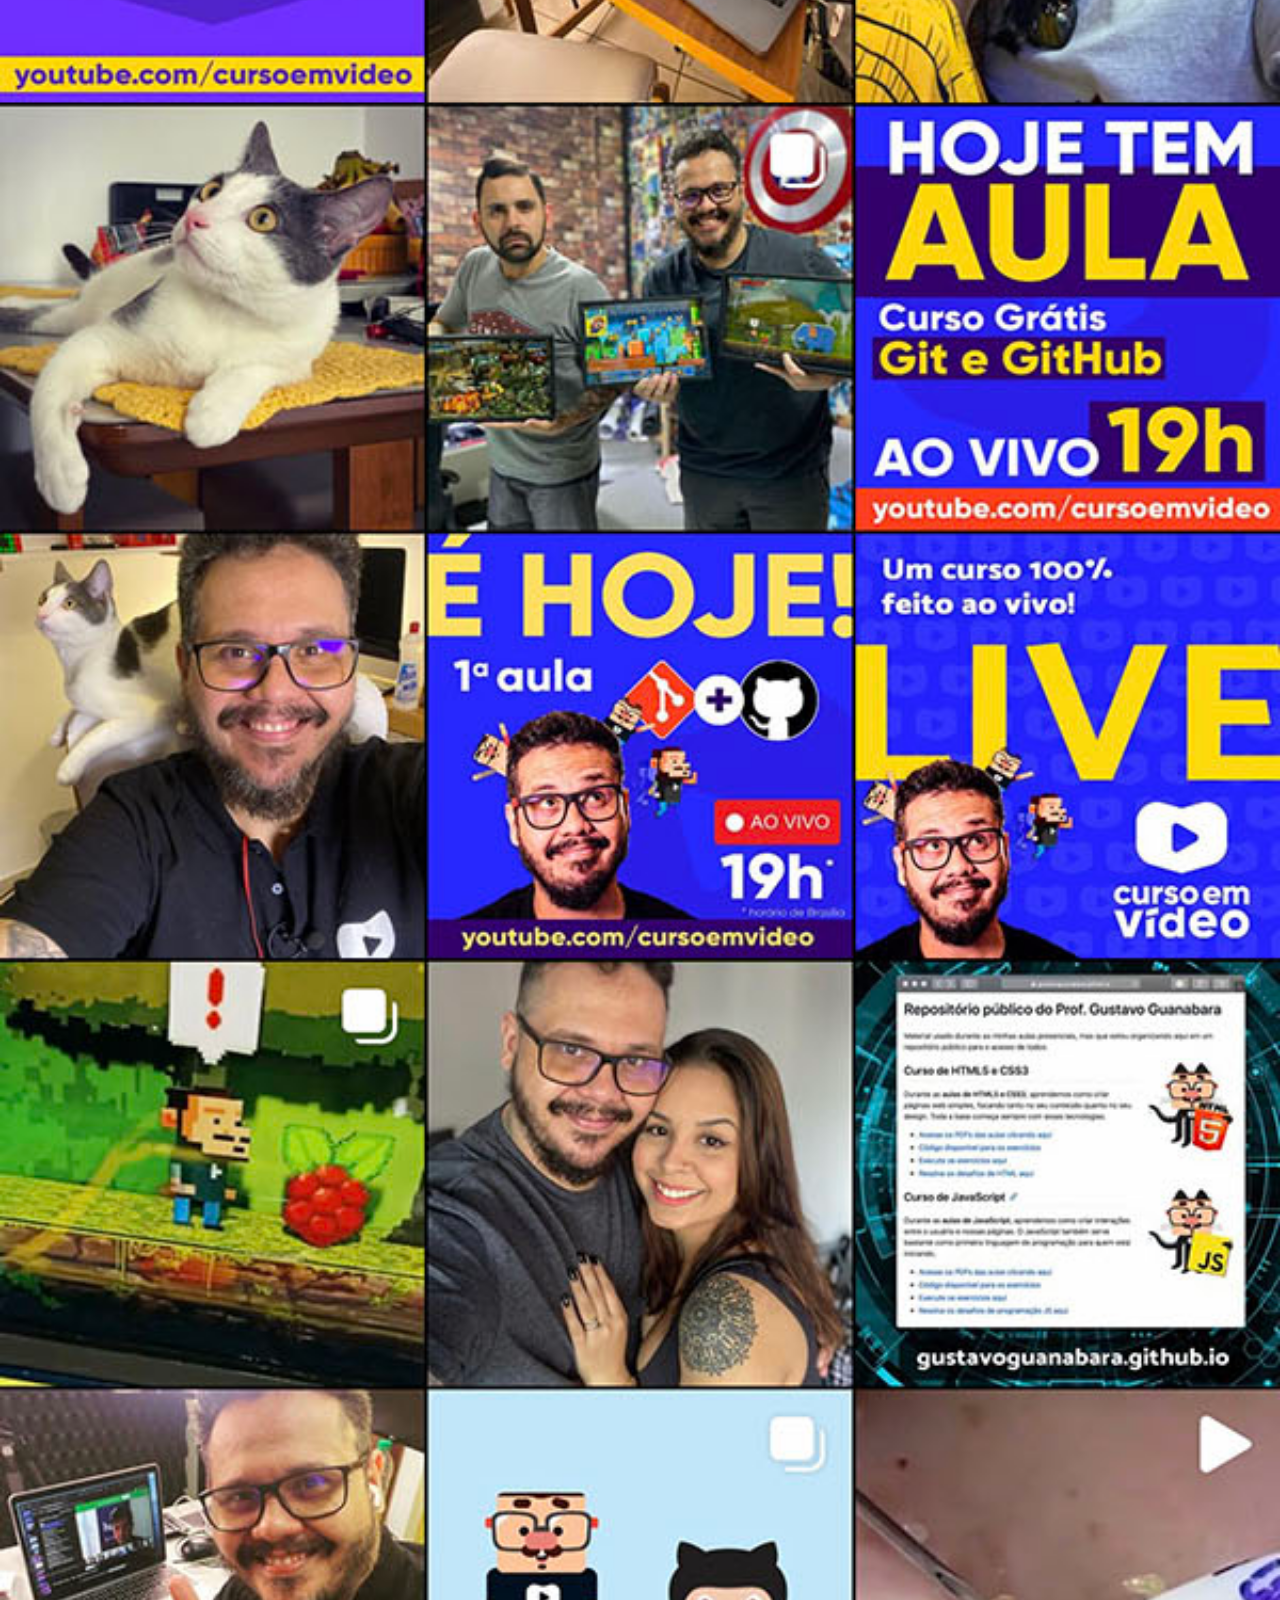
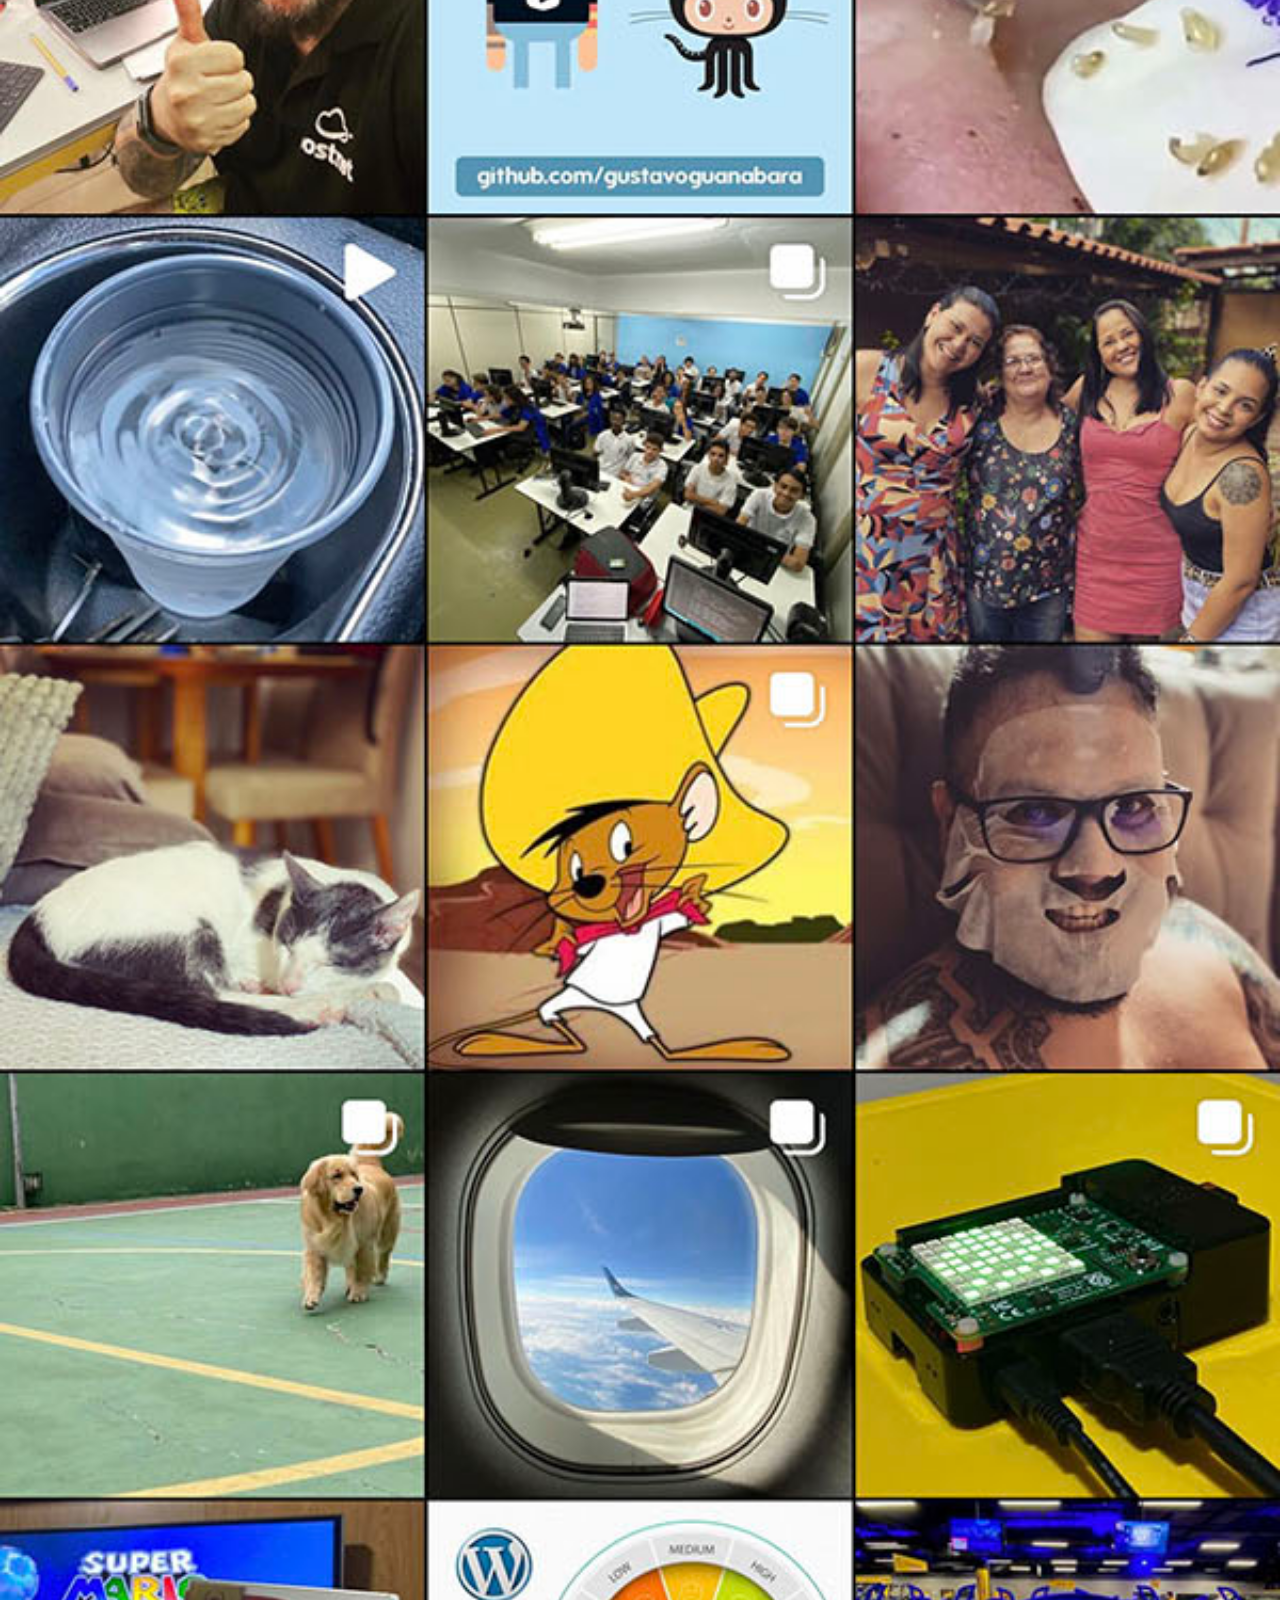
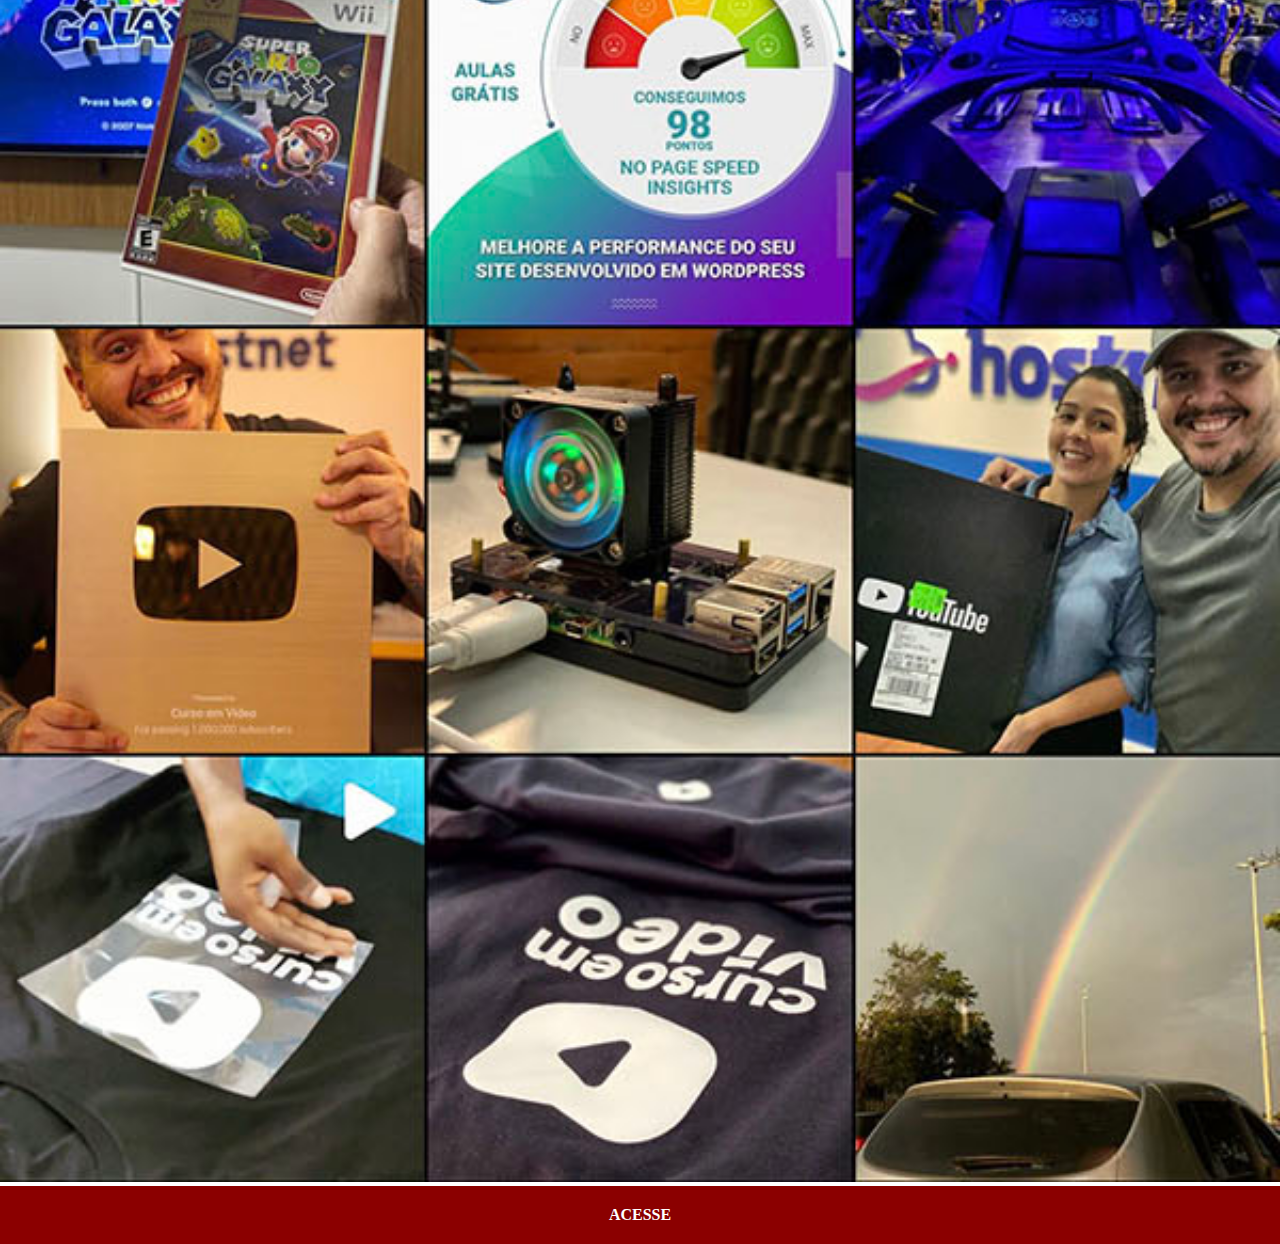
<file: projetos/projeto-social/instagram.html>
<!DOCTYPE html>
<html lang="pt-br">
<head>
    <meta charset="UTF-8">
    <meta http-equiv="X-UA-Compatible" content="IE=edge">
    <meta name="viewport" content="width=device-width, initial-scale=1.0">
    <link rel="stylesheet" href="estilos/social.css">
    <title>Instagram</title>
</head>
<body>
    <img src="imagens/tela-instagram.jpg" alt="">
    <a href="https://www.instagram.com/gustavoguanabara/" target="_blank">ACESSE</a>
</body>
</html>
</file>
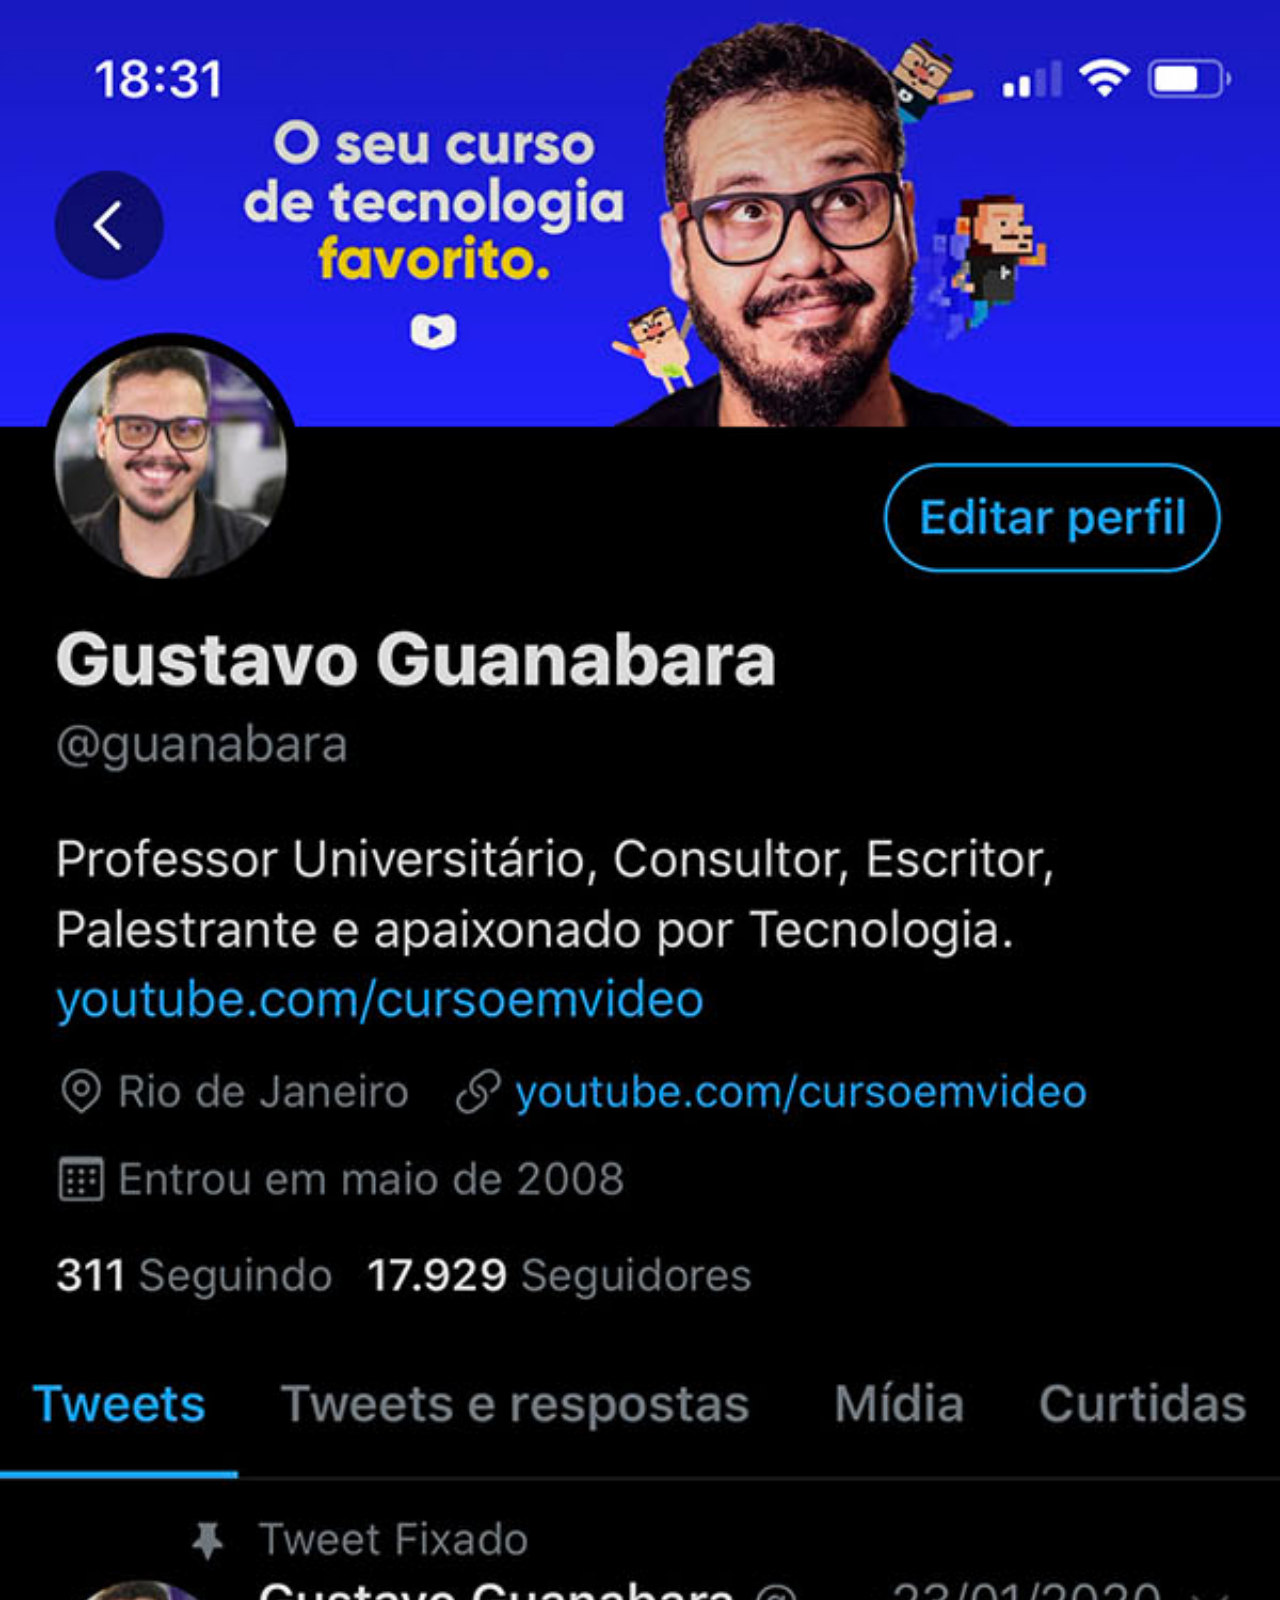
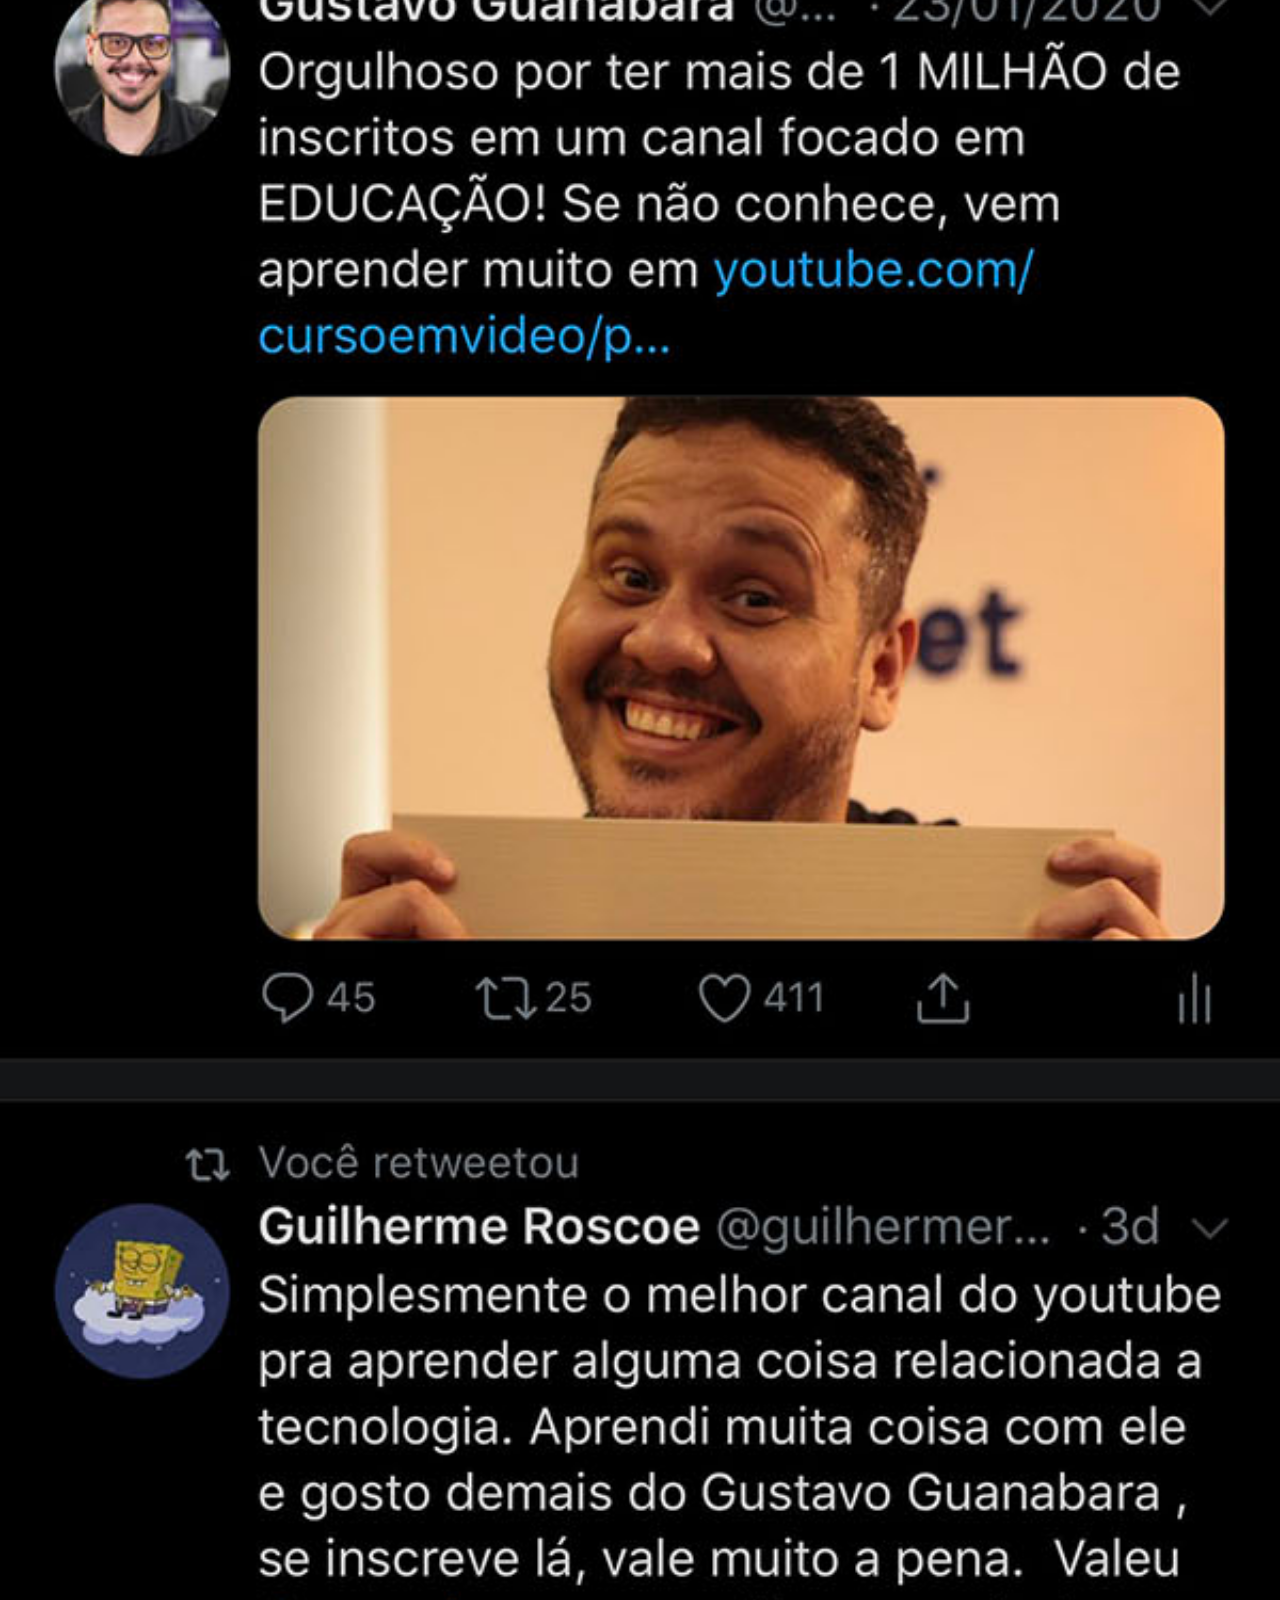
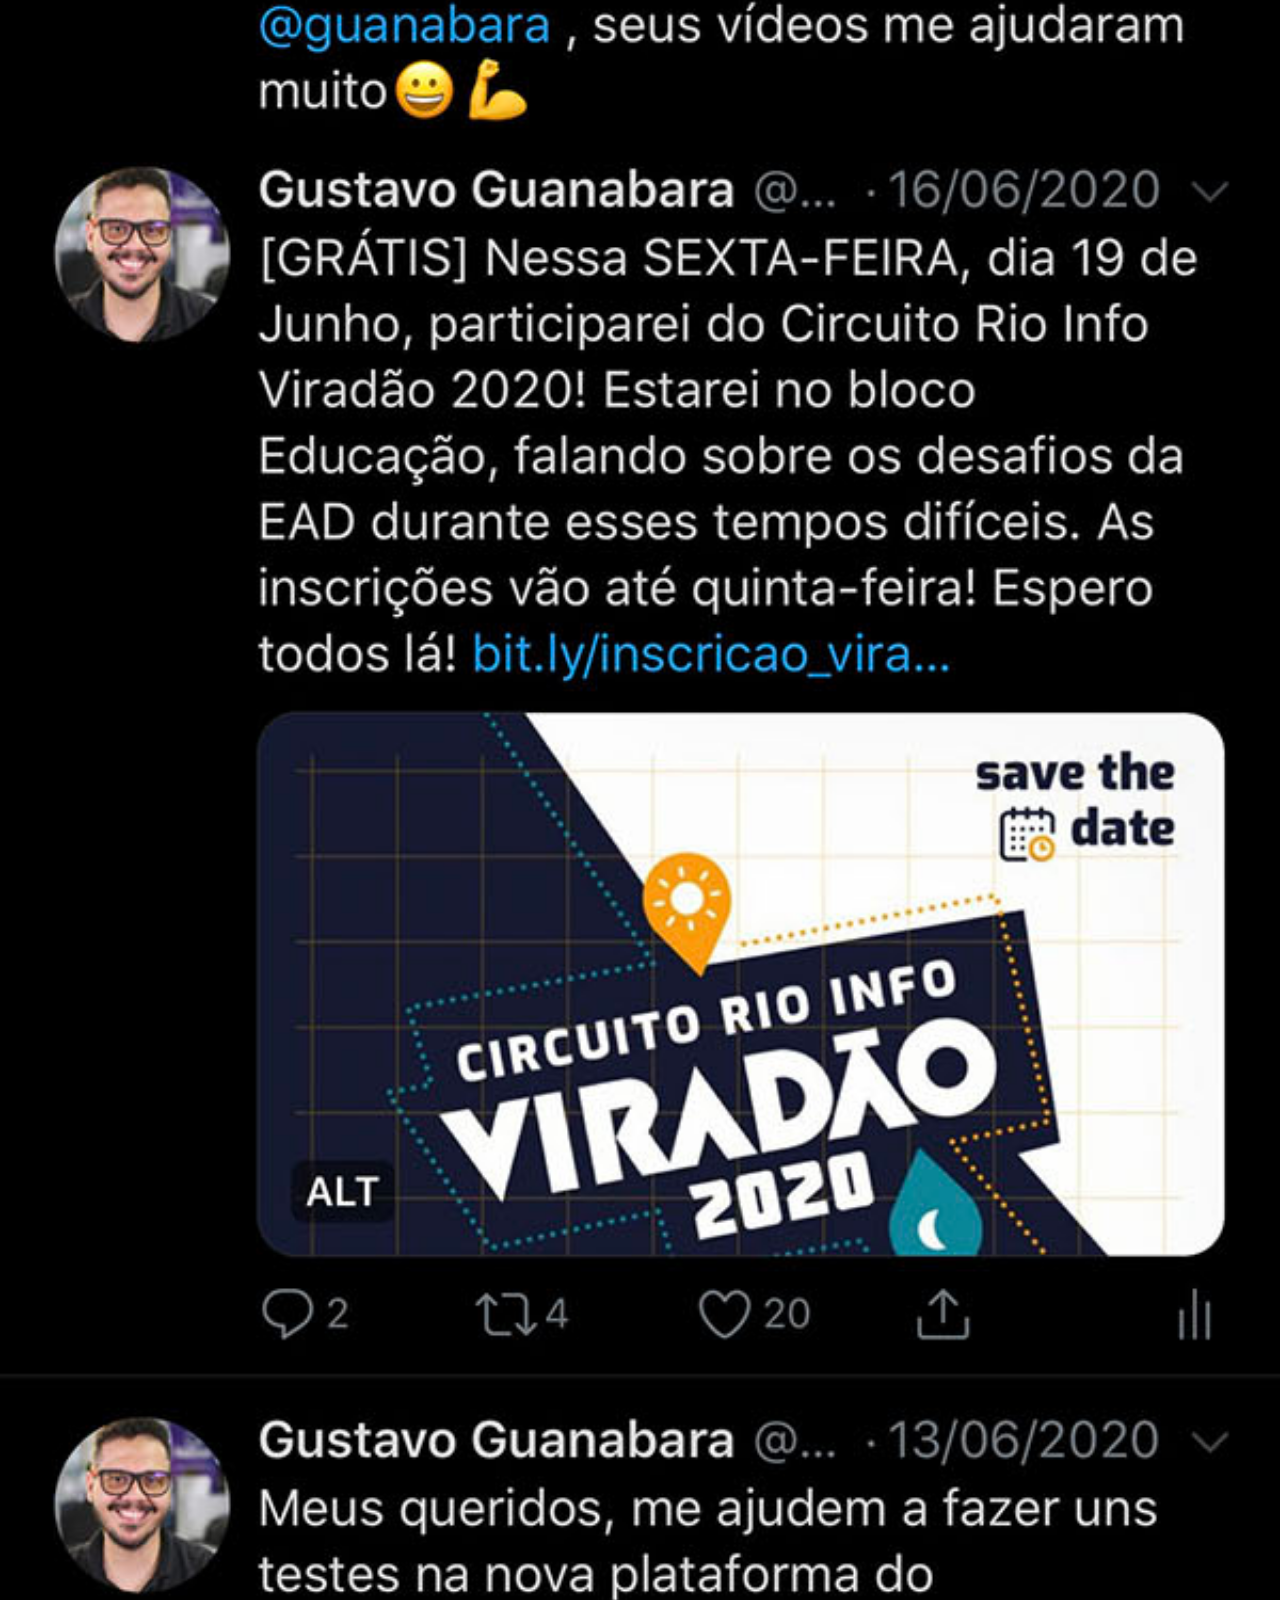
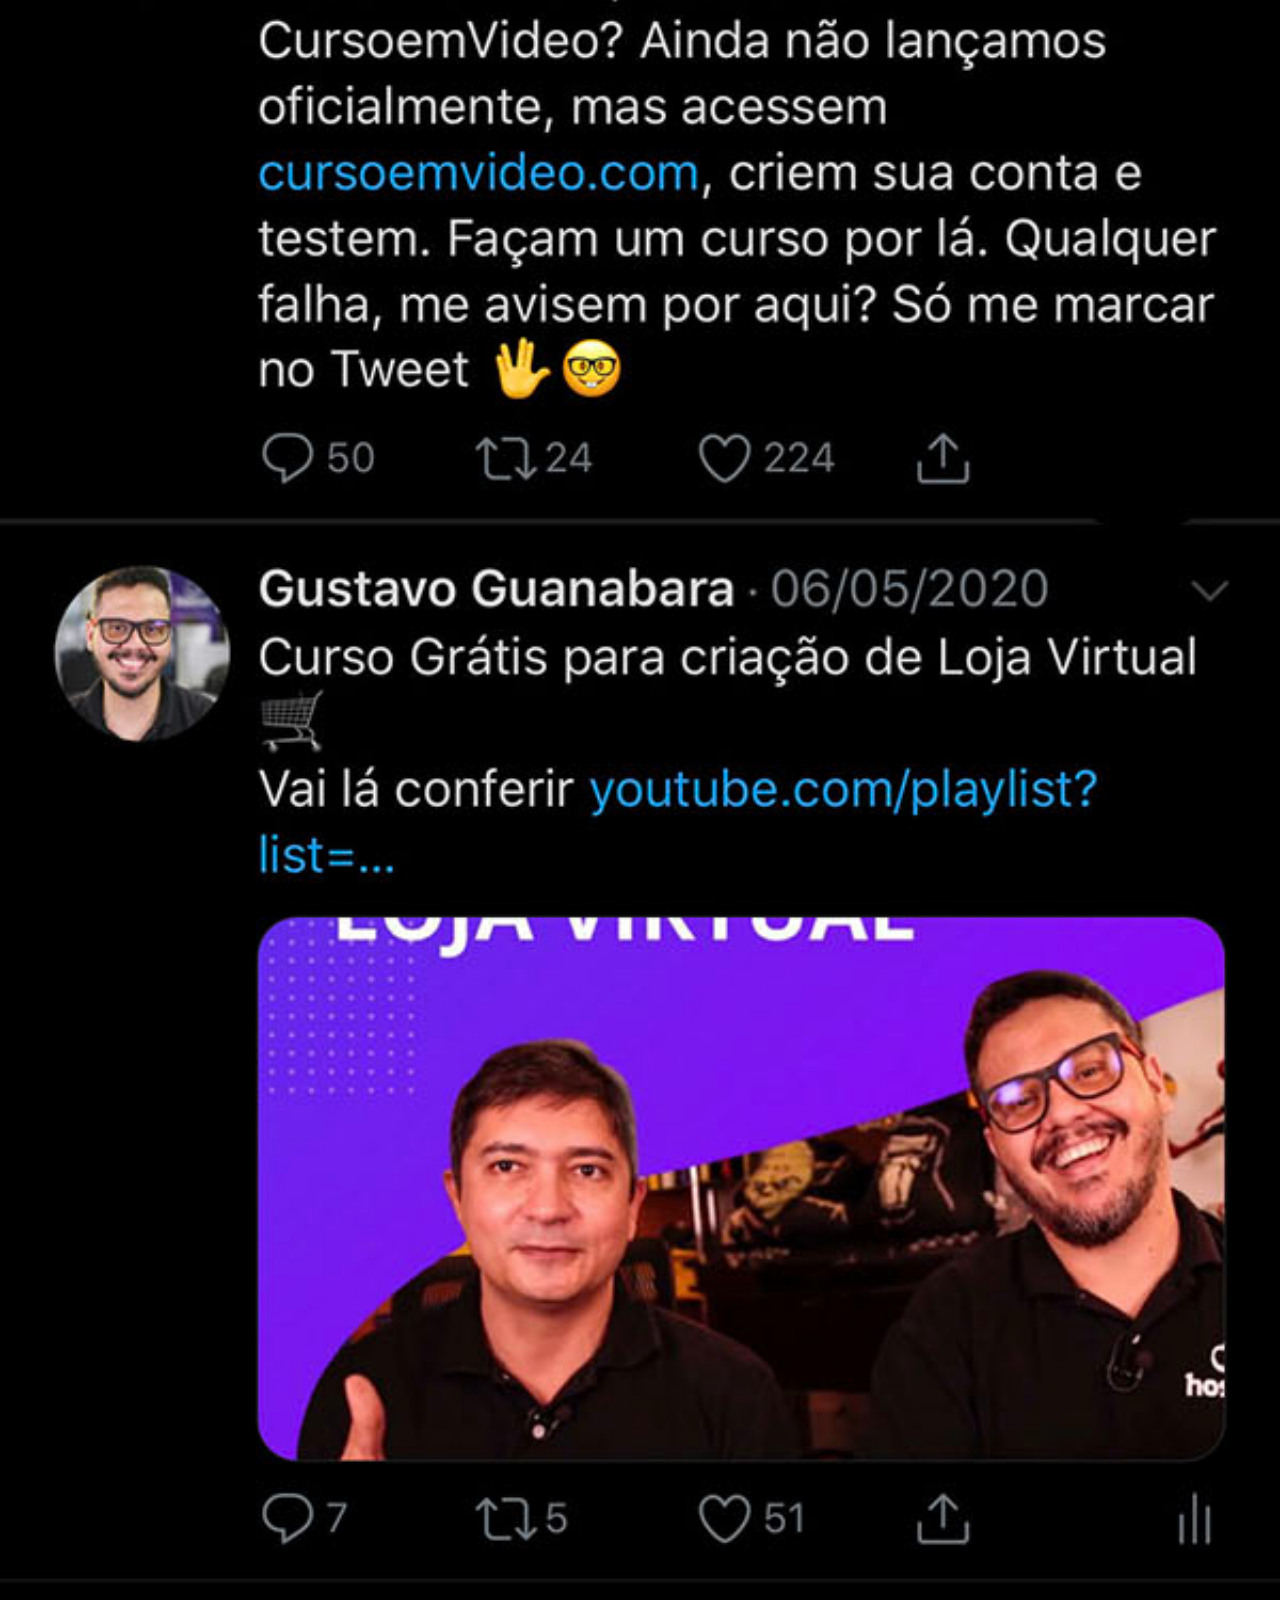
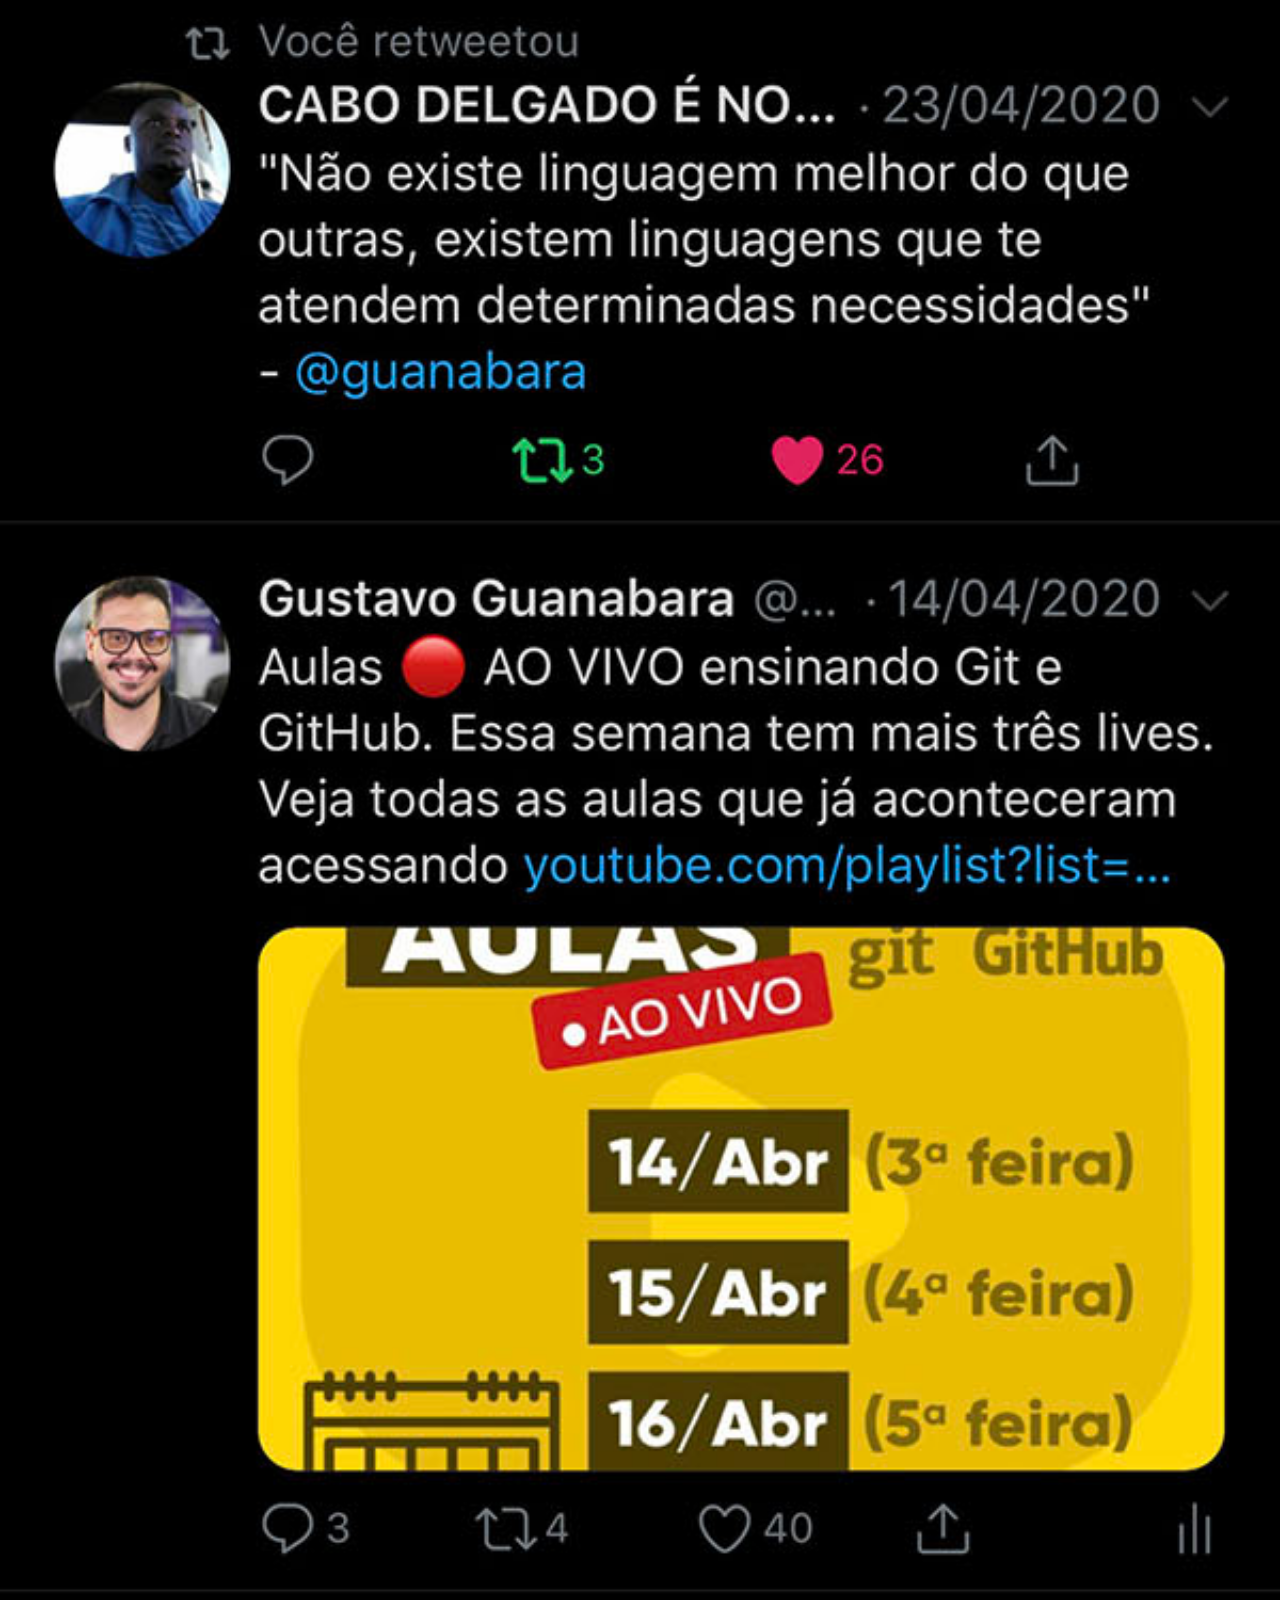
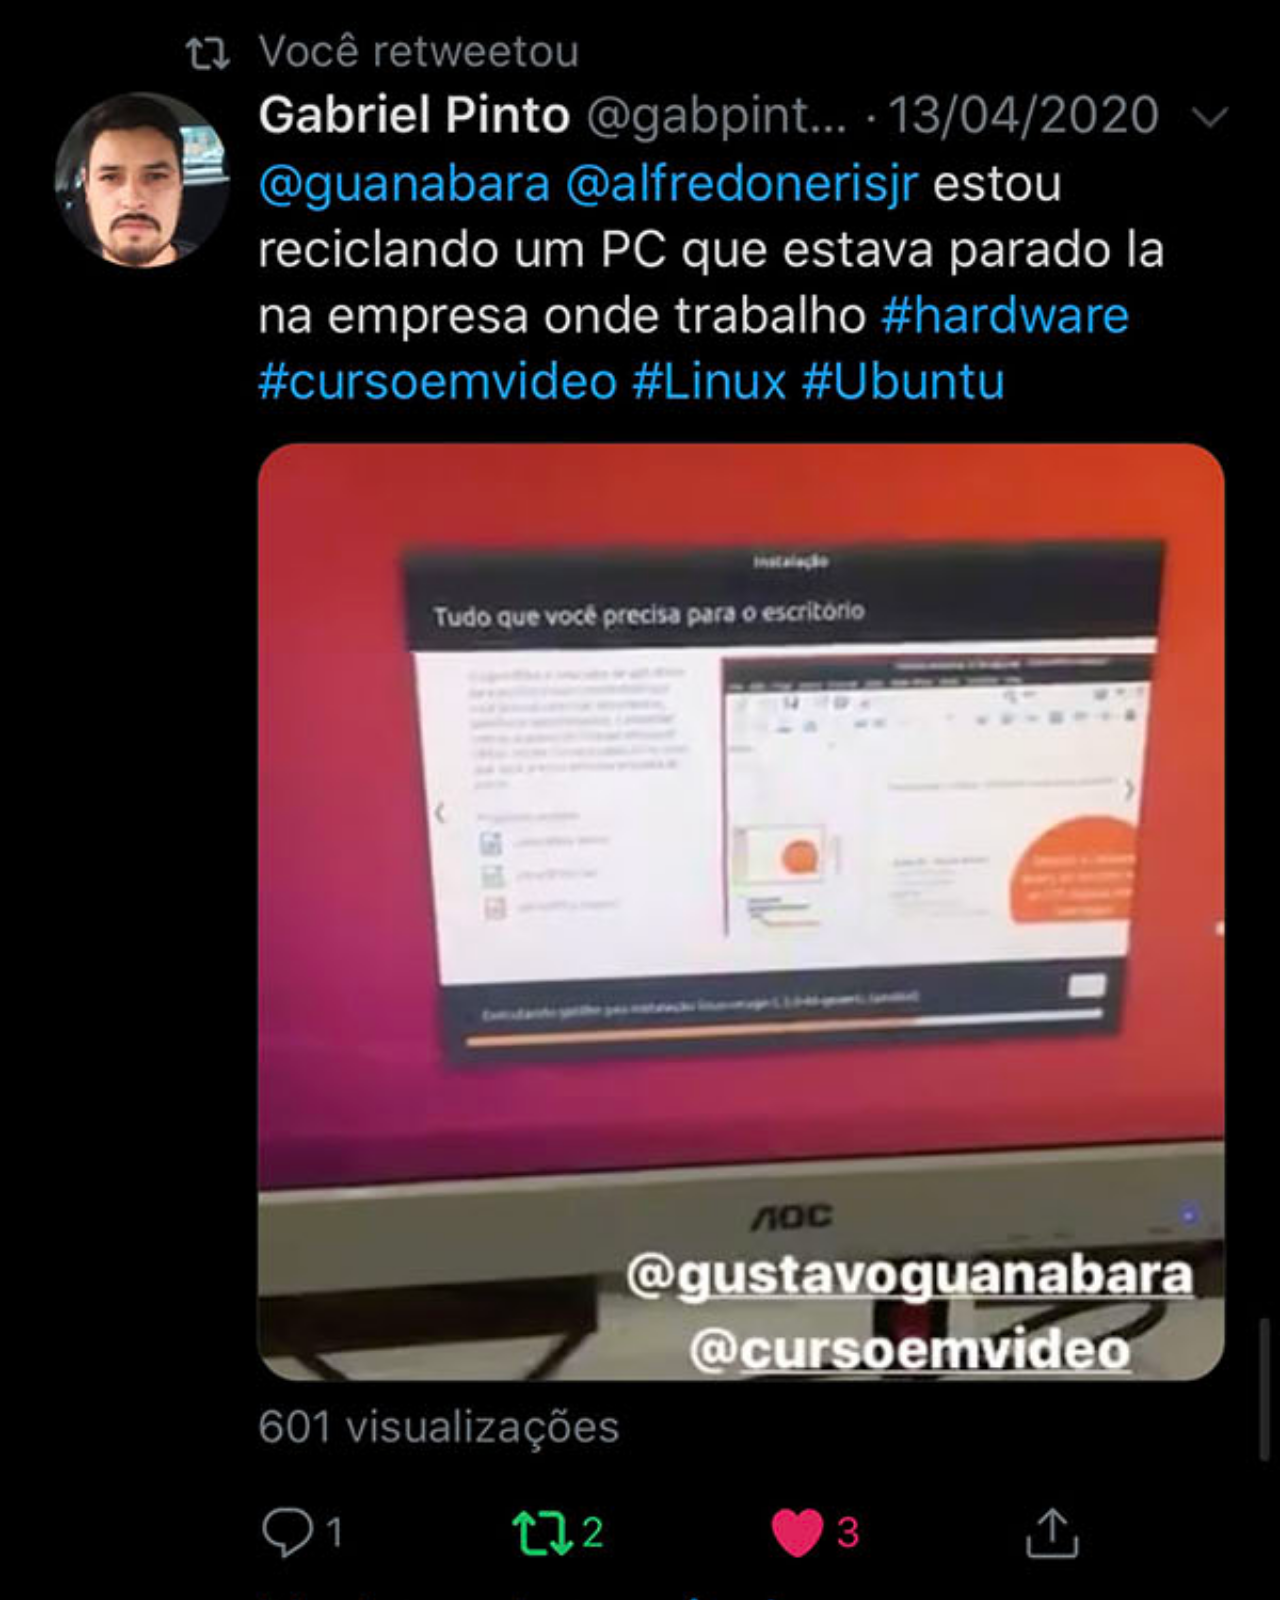
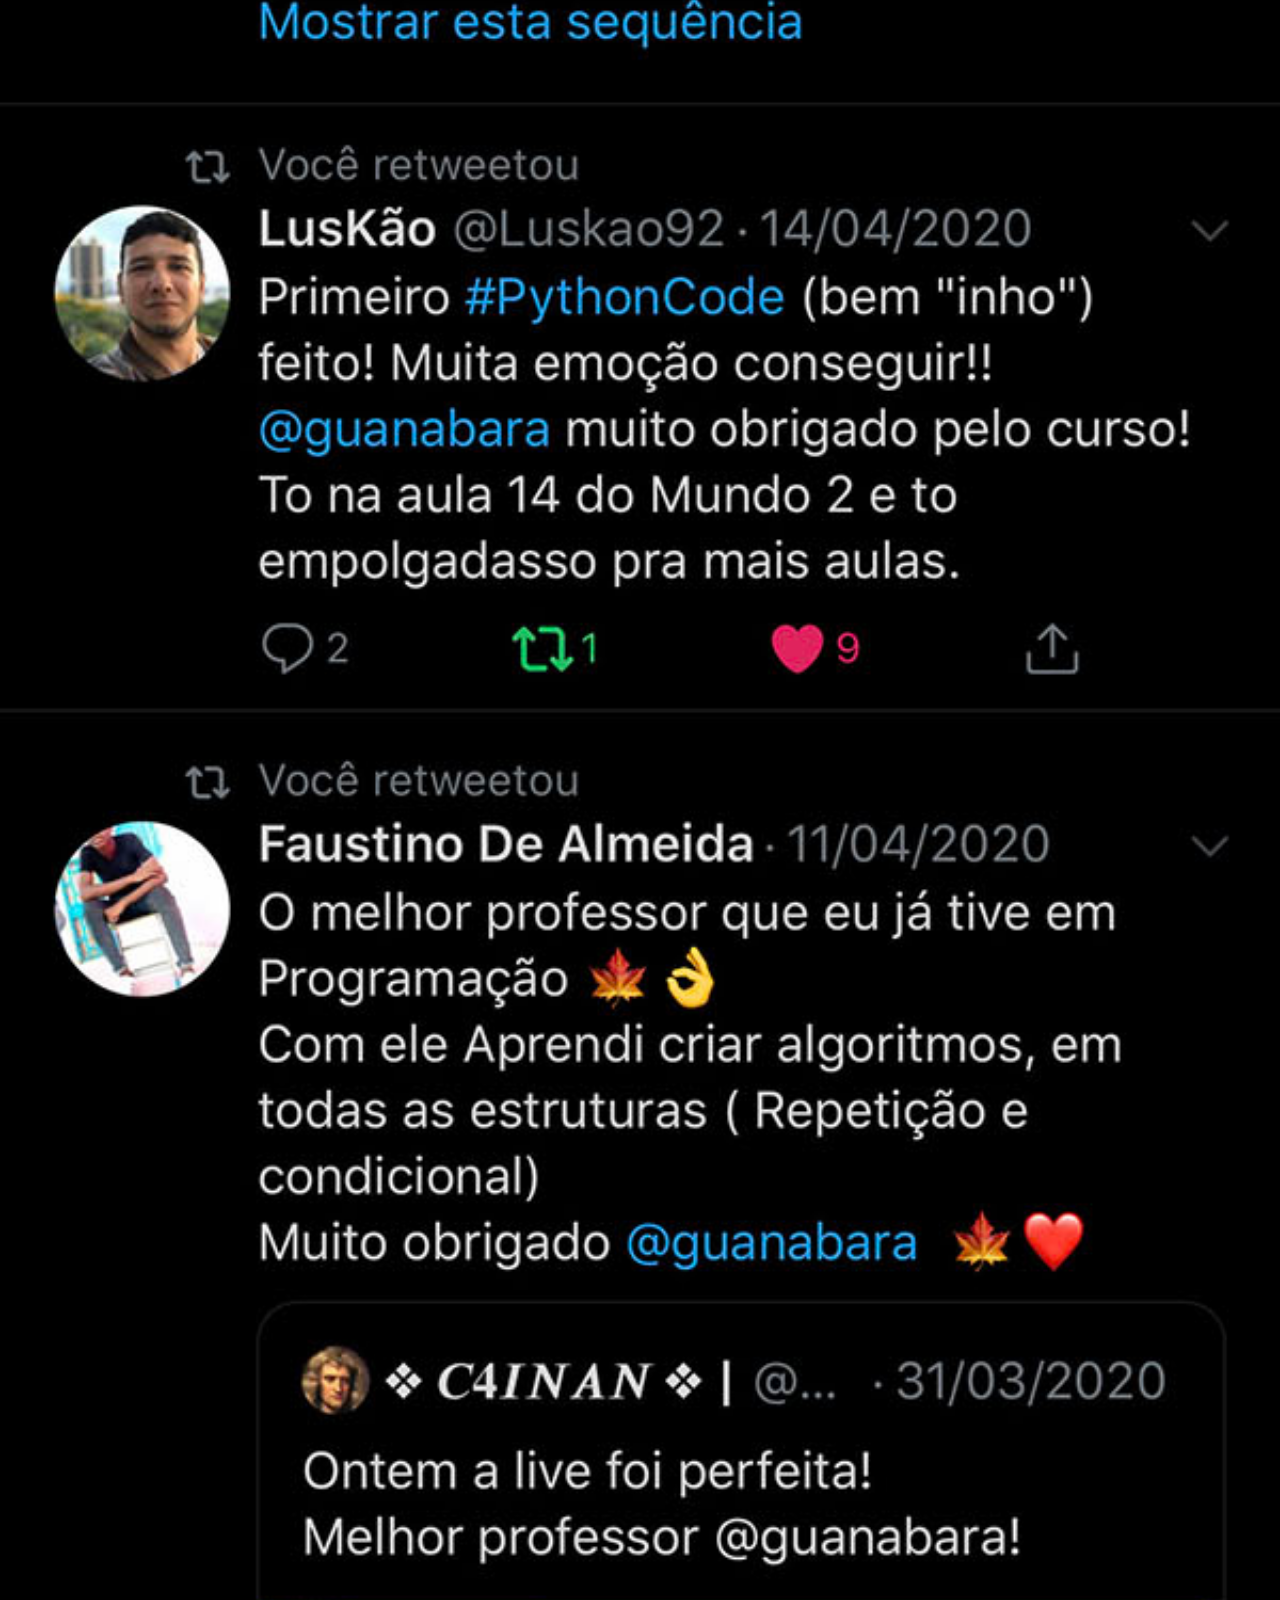
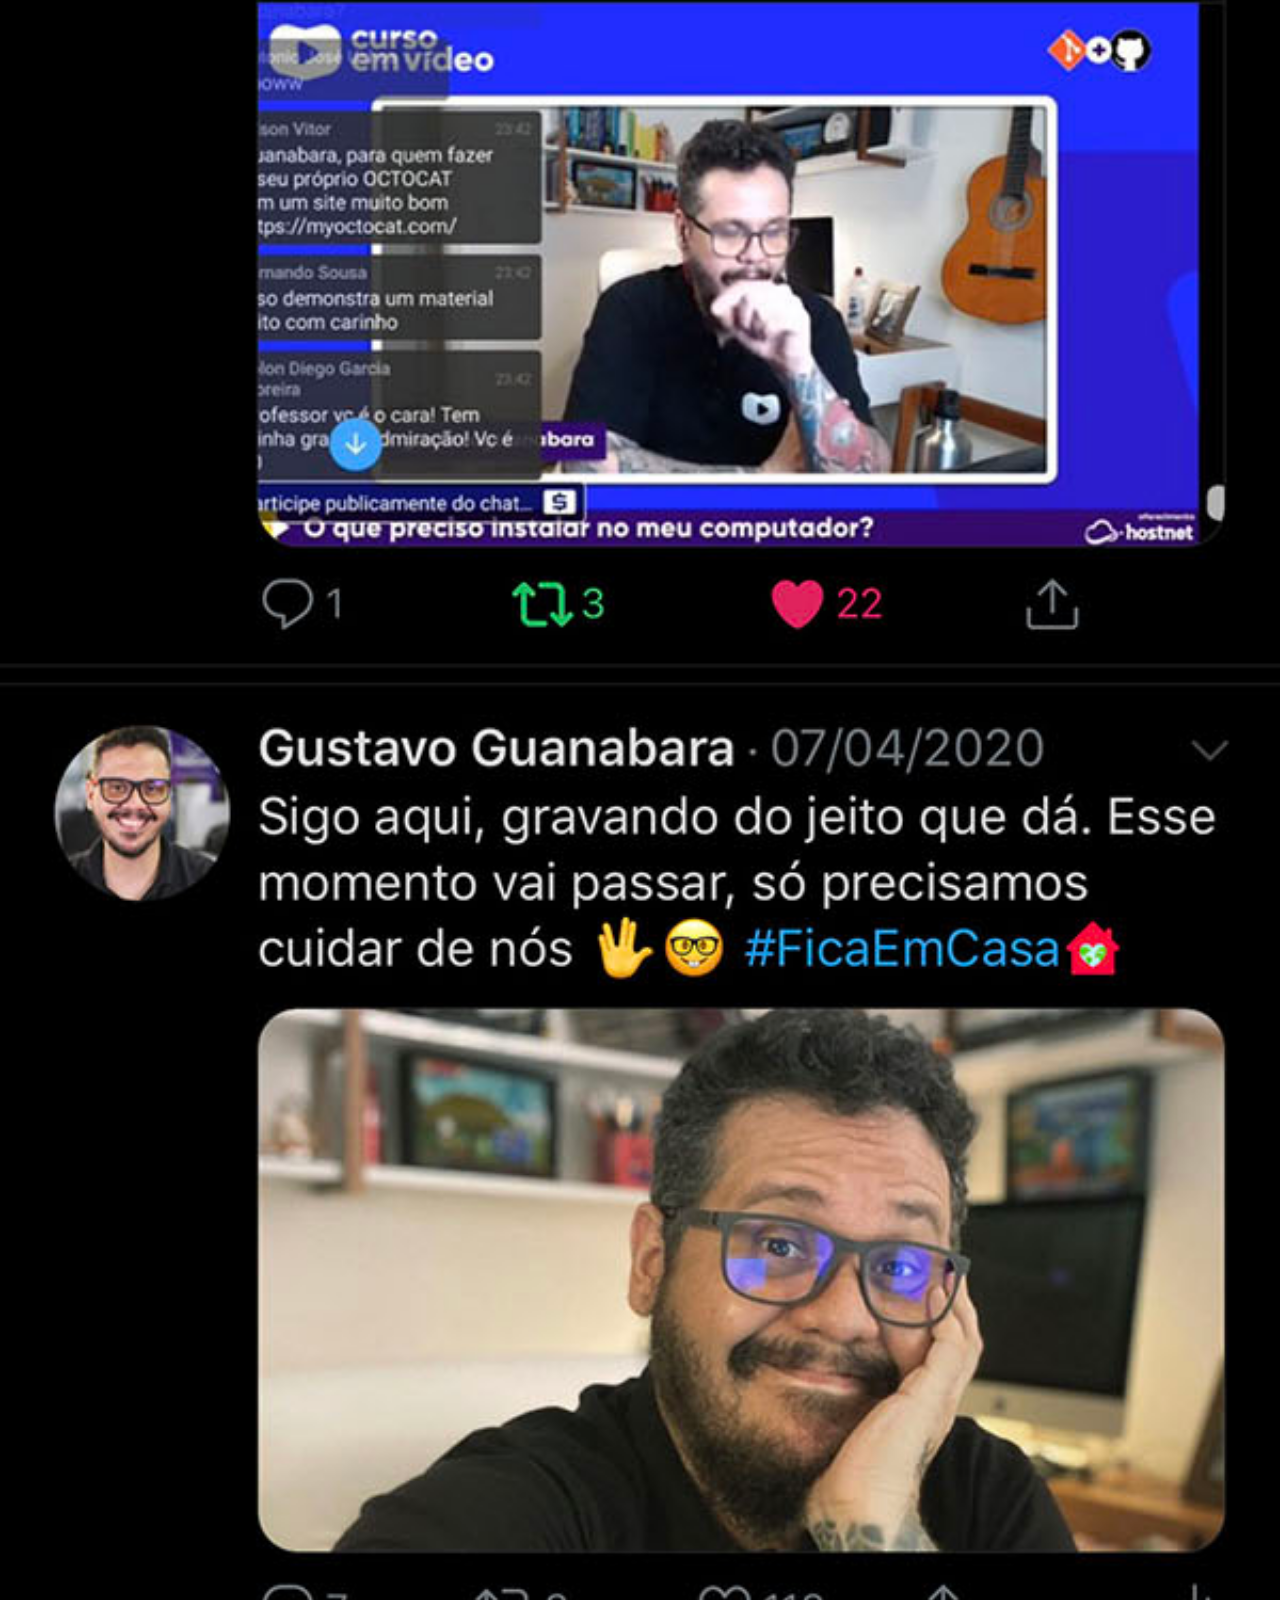
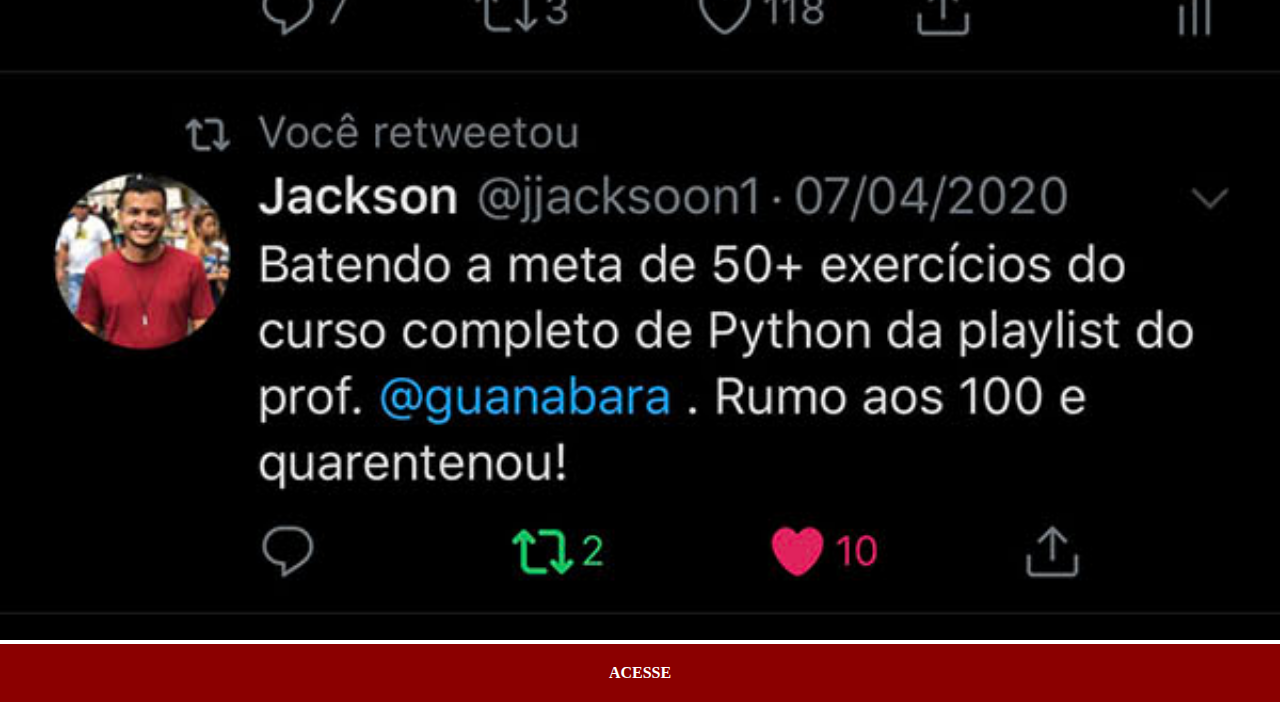
<file: projetos/projeto-social/twitter.html>
<!DOCTYPE html>
<html lang="pt-br">
<head>
    <meta charset="UTF-8">
    <meta http-equiv="X-UA-Compatible" content="IE=edge">
    <meta name="viewport" content="width=device-width, initial-scale=1.0">
    <title>Twitter</title>
    <link rel="stylesheet" href="estilos/social.css">
</head>
<body>
    <img src="imagens/tela-twitter.jpg" alt="">
    <a href="#">ACESSE</a>
</body>
</html>
</file>
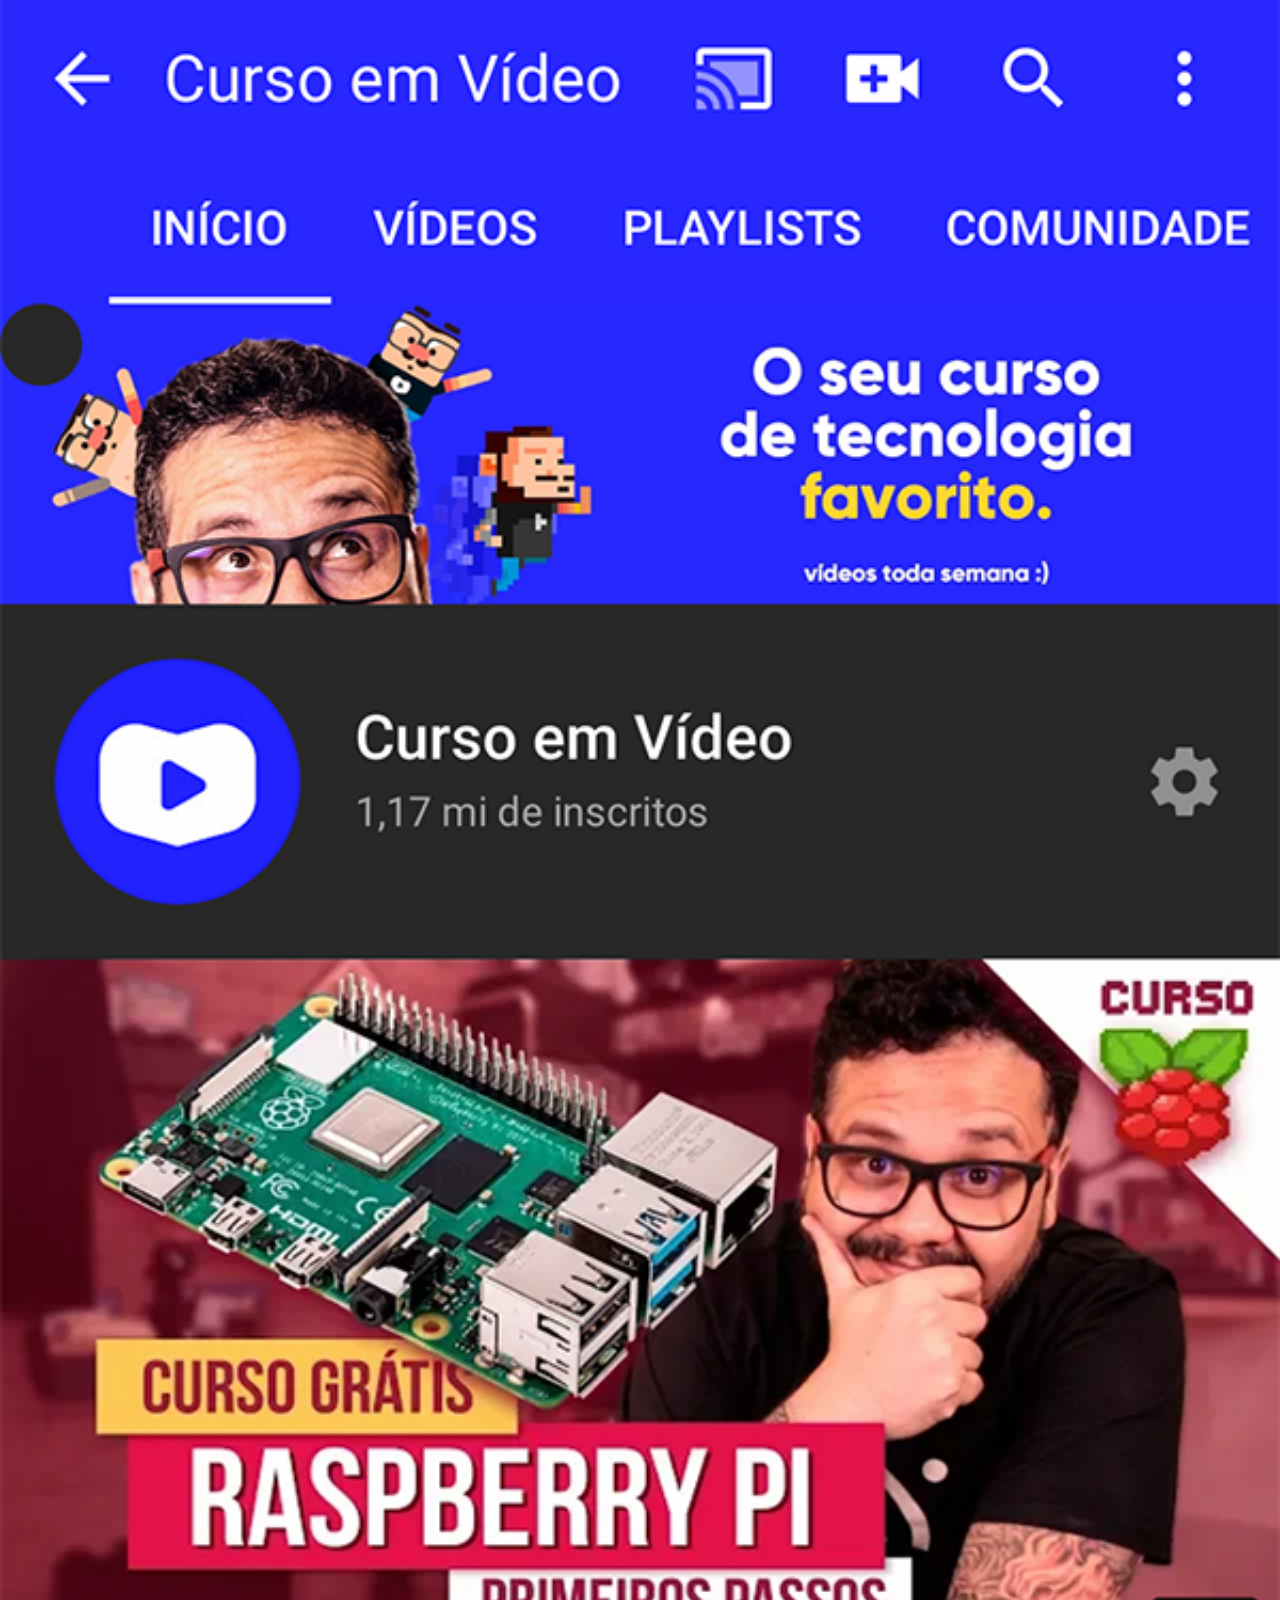
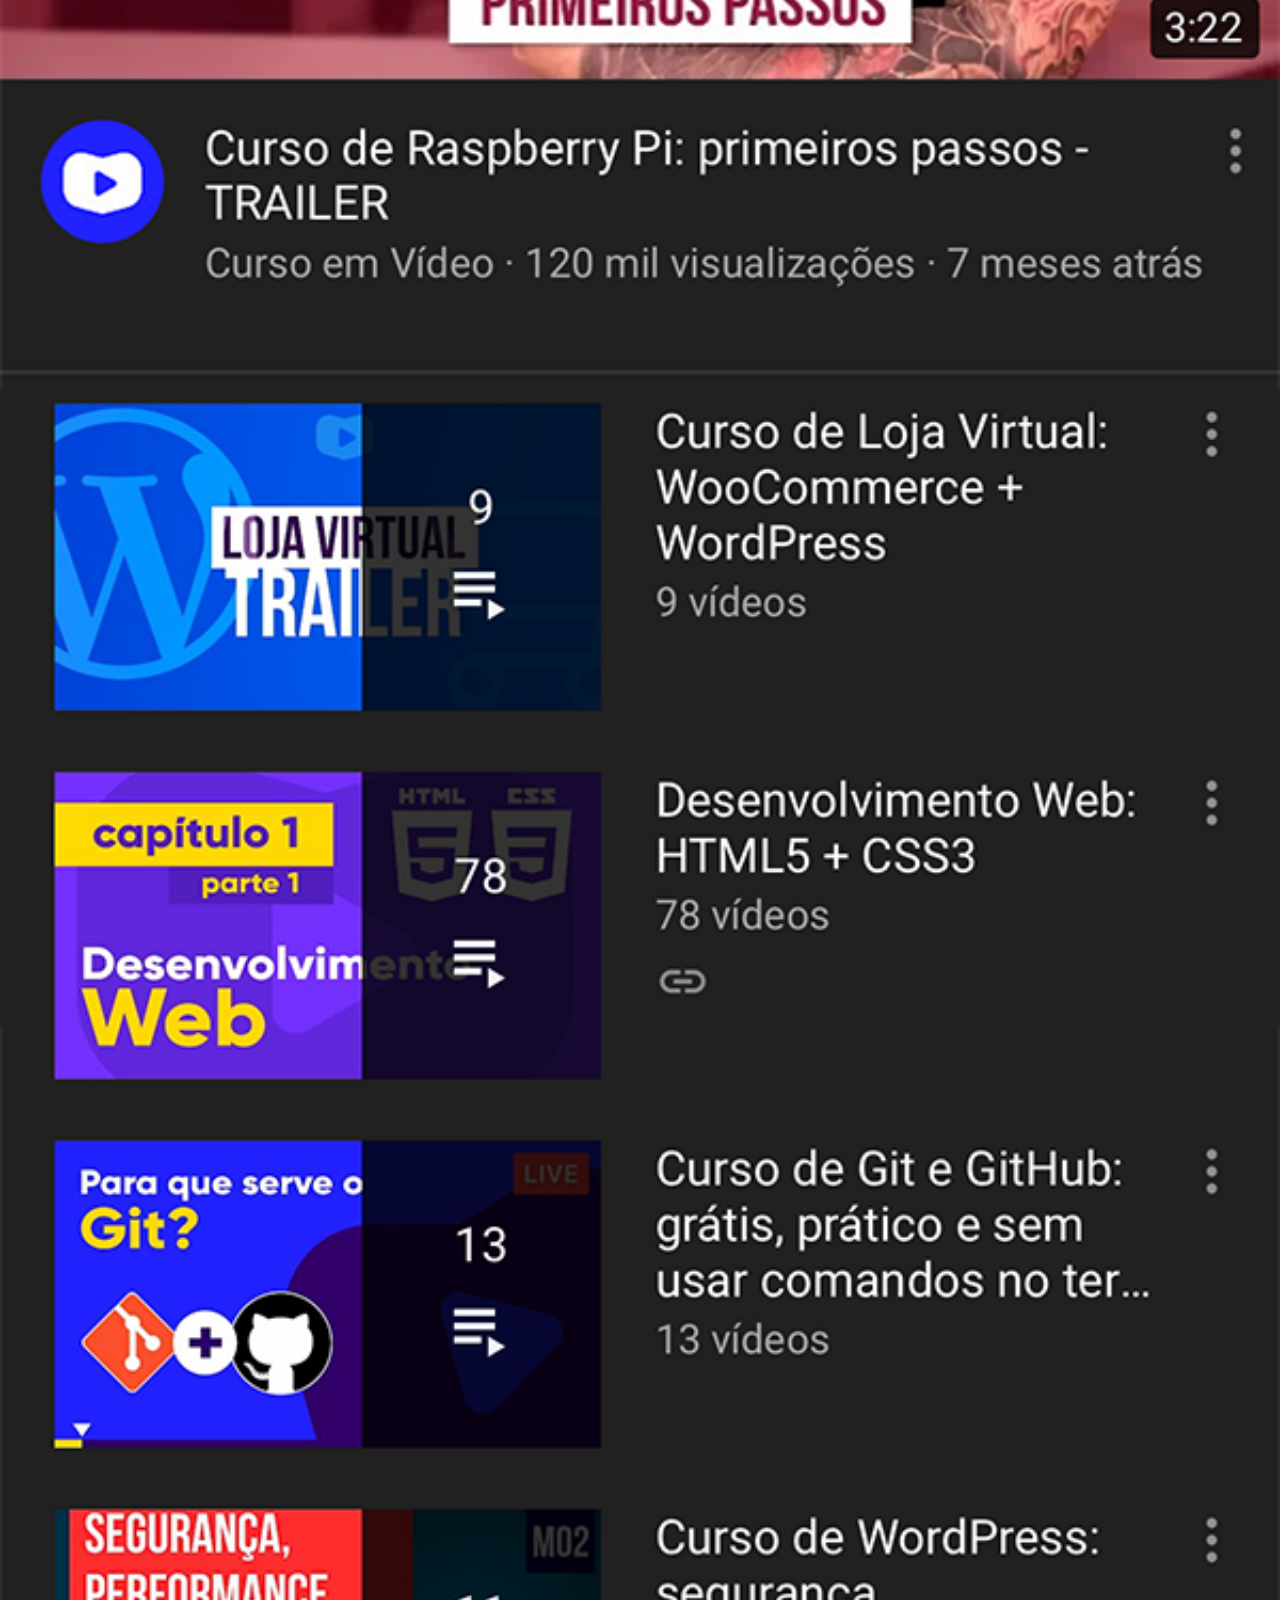
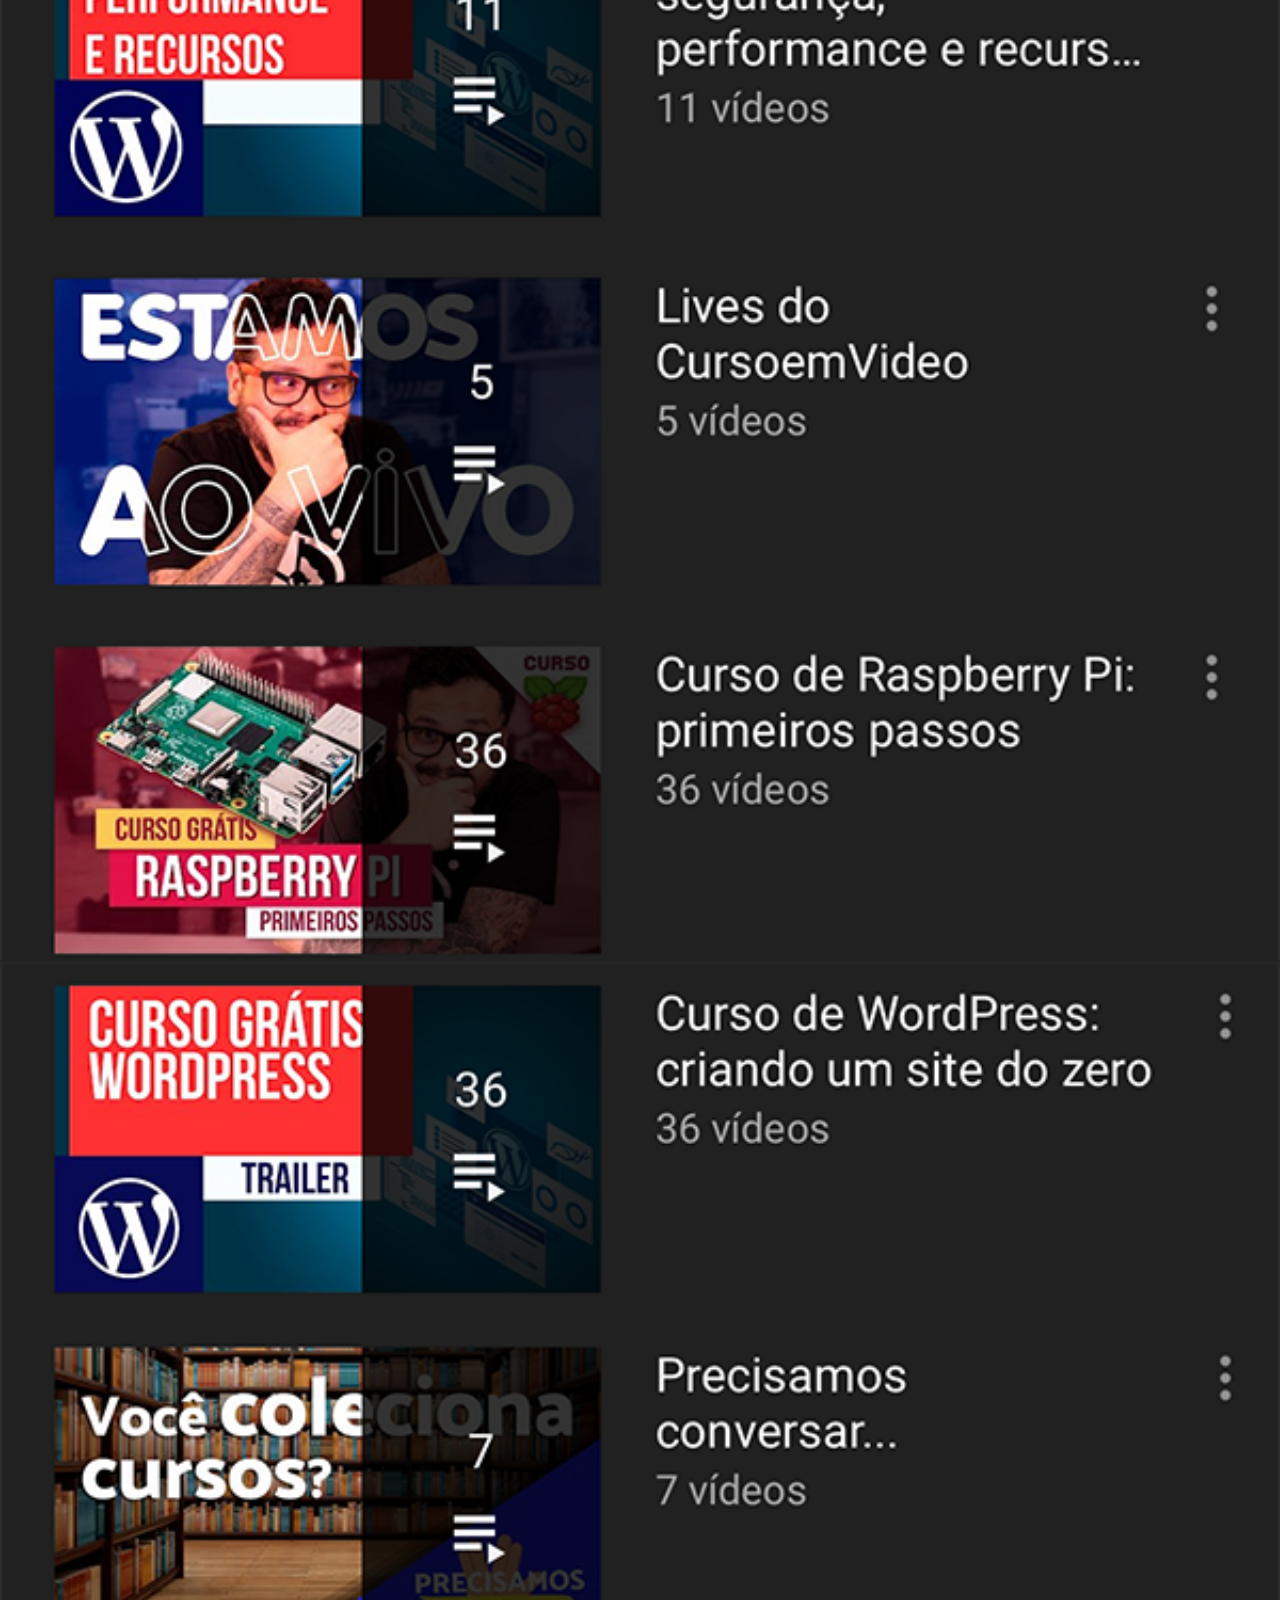
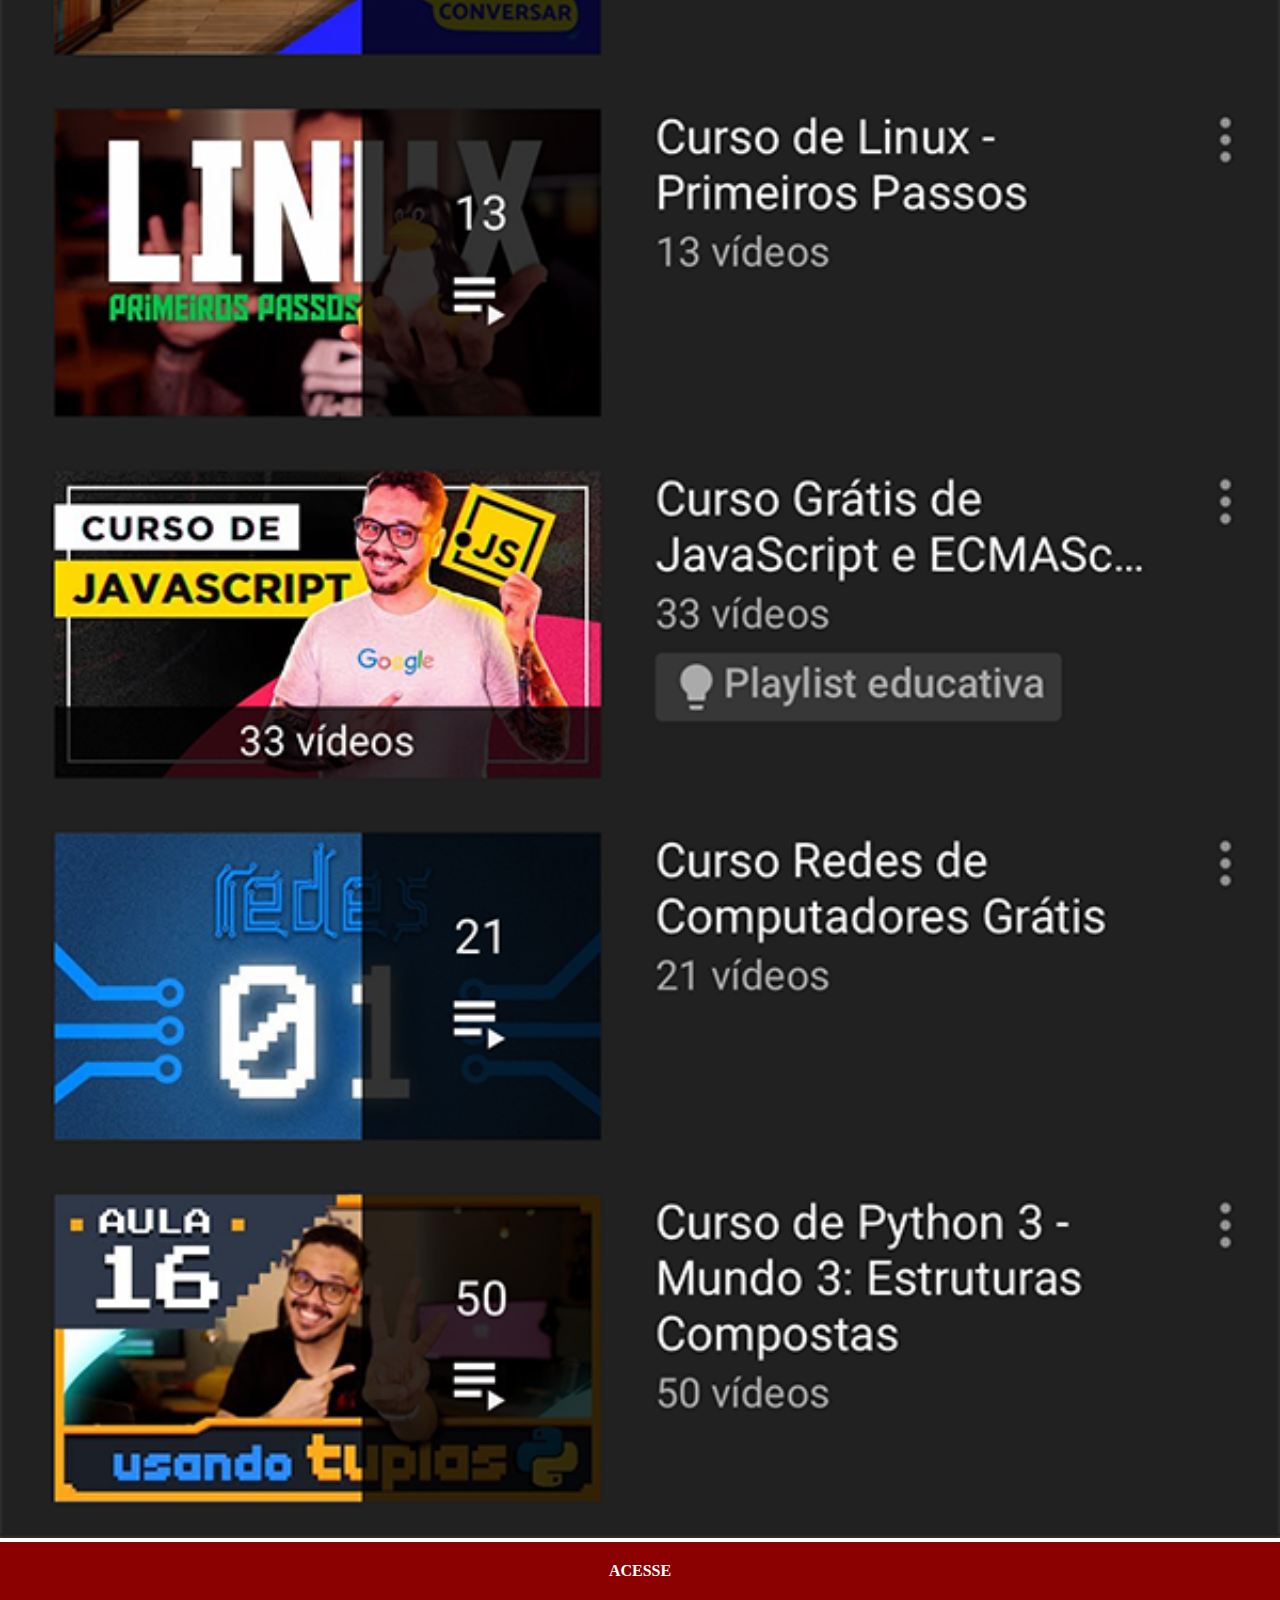
<file: projetos/projeto-social/youtube.html>
<!DOCTYPE html>
<html lang="pt-br">
<head>
    <meta charset="UTF-8">
    <meta http-equiv="X-UA-Compatible" content="IE=edge">
    <meta name="viewport" content="width=device-width, initial-scale=1.0">
    <title>Document</title>
    <link rel="stylesheet" href="estilos/social.css">
</head>
<body>
    <img src="imagens/tela-youtube.png" alt="">
    <a href="https://www.youtube.com/@CursoemVideo" target="_blank">ACESSE</a>
</body>
</html>
</file>
<file: estilos/style.css>
@charset "UTF-8";

@font-face {
    font-family: 'lato';
    src: url(../fontes/Lato-Regular.ttf) format('truetype');
}

/* Mobile First */

:root {
    --cor-fundo: #f0f0f0;
    --cor-fundo-header: #ffffff;
    --fonte-destaque: 'lato', sans-serif;
    --fonte-corpo: Arial, Helvetica, sans-serif;
}

* {
    margin: 0px;
    padding: 0px;
}

header {
    display: flex;
    justify-content: center;
    align-items: center;
    height: 50px;
    background-color: var(--cor-fundo-header);
    box-shadow: 0px 2px 4px rgb(0, 0, 0, 0.1);
    position: relative;
    font-size: 1em;
    letter-spacing: 0.1em;
    font-family: var(--fonte-destaque);
}

main {
    background-color: var(--cor-fundo);
}

img {
    display: none;
}

.container {
    display: flex;
    flex-direction: column;
    align-items: center;
    justify-content: space-evenly;
    height: 600px;
    gap: 30px;
    padding: 10px 0 10px 0;
}

.itens {
    background-color: #ffffff;
    border: 1px solid rgba(0, 0, 0, 0.208);
    border-radius: 10px;
    box-shadow: 1px 1px 1px #0000003e;
    font-size: 0.9em;
    text-align: center;
    width: 300px;
    height: 100px;
}

.itens > h2 {
    padding-top: 22.5px;
    font-family: var(--fonte-corpo);
}

.itens > p {
    padding: 10px 10px 0px 10px;
    font-family: var(--fonte-corpo);
}

.itens:hover {
    -xpedu-transform: scale(1.1);
    -ms-transform: scale(1.1);
    transform: scale(1.1);
    cursor: default;
    transition: 0.5s;
}

.f-4 > p > a {
    text-decoration: none;
}

footer {
    display: flex;
    flex-direction: column;
    justify-content: center;
    align-items: center;
    gap: 5px;
    height: 60px;
    background-color: #000000;
    color: #ffffff;
    font-size: 0.9em;
    letter-spacing: 0.1em;
    font-family: var(--fonte-corpo);
}

footer > p > a {
    text-decoration: none;
    color: #ffffff;
}

footer > p > a:hover {
    font-weight: bolder;
}
</file>
<file: estilos/desktop.css>
@charset "UTF-8";

@font-face {
    font-family: 'lato';
    src: url(../fontes/Lato-Regular.ttf) format('truetype');
}

/* Telas Maiores */

@media screen and (min-width: 769px) {
    
    header {
        height: 75px;
        font-size: 1.5em;
        letter-spacing: 0.3em;
    }

    img {
        display: block;
        height: 160px;
        size: 160px;
        border-radius: 50%;
        padding: 10px;
    }
    
    .container-imagem {
        display: flex;
        justify-content: center;
    }

    .container {
        display: grid;
        justify-content: space-around;
        grid-template-areas:  
          'f-1 f-2'
          'f-3 f-4';
        gap: 50px;
        height: 50vh;
    }

    .itens {
        height: 100px;
        width: 500px;
    }

    #f1 {
        grid-area: 'f-1';
    }

    #f-2 {
        grid-area: 'f-2';
    }

    #f-3 {
        grid-area: 'f-3';
    }

    #f-4 {
        grid-area: 'f-4';
    }

    footer {
        display: flex;
        flex-direction: column;
        justify-content: center;
        align-items: center;
        gap: 2.5px;
        height: 60px;
        background-color: #000000;
        color: #ffffff;
        font-size: 1.0em;
        letter-spacing: 0.1em;
    }
}
</file>
<file: projetos/projeto-gorjeta/style.css>
@charset "UTF-8";

@import url(https://fonts.googleapis.com/css?family=Lato:300,400,700|PT++Mono);

:root {
    --primary-color: lightcoral;
    --secondary-color: Dimgrey;
    --tertiary-color: Gainsboro;
}

body {
    background-color: var(--primary-color);
    font-size: 15px;
    font-family: Lato, sans-serif;
}

#container {
    height: 525px;
    width: 360px;
    margin: 100px auto;
    background: #f7f7f7;
    box-shadow: 2px 2px 2px var(--tertiary-color);
    border-radius: 20px;
}

.title {
    background-color: var(--tertiary-color);
    color: var(--secondary-color);
    padding: 20px;
    text-transform: uppercase;
    font-size: 18px;
    font-weight: normal;
    border-top-left-radius: 20px;
    border-top-right-radius: 20px;
    text-align: center;
}

.tipsForm {
    padding-left: 20px;
    padding-right: 20px;
}

.formInput {
    background: white;
    width: 50px;
    padding: 5px 5px 8px 8px;
}

.formInput:focus {
    border: 3px solid var(--primary-color);
    outline: none;
}

.formSelect {
    width: 180px;
    padding: 5px;
    font-size: 12px;
}

.formSubmit {
    text-transform: uppercase;
    font-weight: bold;
    display: block;
    margin: 30px auto;
    background-color: var(--primary-color);
    border-radius: 5px;
    width: 200px;
    height: 50px;
    font-size: 17px;
    color: white;
}

#totalTip {
    font-size: 20p;
    margin-top: 5px;
    text-align: center;
}
</file>
<file: projetos/projeto-social/estilos/style.css>
@charset "UTF-8";

* {
    margin: 0px;
    padding: 0px;
    font-family: Arial, Helvetica, sans-serif;
}

html, body {
    height: 100vh;
    width: 100vw;
    background-color: black;
}

body {
    background: url("../imagens/fundo-madeira.jpg") no-repeat top center;
    background-size: cover;
    background-attachment: fixed;
}

main {
    height: 100vh;
    position: relative;
}

section#telefone {
    position: absolute;
    top: 50%;
    left: 50%;
    transform: translate(-50%, -50%);
    height: 627px;
    width: 311px;
    background-color: blue;
    background: url("../imagens/frame-iphone.png") no-repeat;
}

iframe#tela {
    position: relative;
    top: 80px;
    left: 22px;
    width: 269px;
    height: 471px;
}

section#redes-sociais {
    text-align: right;
}

section#redes-sociais img {
    width: 50px;
    margin: 10px;
    border-radius: 50%;
    box-shadow: 2px 2px 5px rgba(0, 0, 0, 0.403);
    box-sizing: border-box;
}

section#redes-sociais img:hover {
    border: 2px solid rgba(255, 255, 255, 0.6);
    transform: translate(-3px, -3px);
    box-shadow: 5px 5px 10px rgba(0, 0, 0, 0.593);
    transition: transform .5s;
}
</file>
<file: projetos/projeto-android/style/style.css>
@charset "UTF-8";

@import url('https://fonts.googleapis.com/css2?family=Bebas+Neue&display=swap');

@font-face {
    font-family: 'Android';
    src: url('../fontes/idroid.otf') format('opentype');
    font-weight: normal;
}

* {
    margin: 0px;
    padding: 0px;
}

:root {
    --cor0: #c5ebd6;
    --cor1: #83e1ad;
    --cor2: #3ddc84;
    --cor3: #2fa866;
    --cor4: #1a5c37;
    --cor5: #063d1e;

    --fonte-padrao: Arial, Verdana, Helvetica, sans-serif;
    --fonte-destaque: 'Bebas Neue', Arial;
    --fonte-android: 'Android', Arial;
}


body {
    background-color: var(--cor0);
    font-family: var(--fonte-padrao);
}

a.externo::after {
    content: '\00A0\1F517';
}

main p {
    margin: 15px 0px 15px 0px;
    text-align: justify;
    text-indent: 30px;
    line-height: 2em;
    font-size: 1em;
}

main strong {
    color: var(--cor4);
    font-weight: bold;
}

main a {
    text-decoration: none;
    font-weight: bold;
    color: var(--cor5);
    background-color: var(--cor1);
    padding: 2px 6px;
}

main a:hover {
    text-decoration: underline;
    color: var(--cor4);
}

header {
    background-image: linear-gradient(180deg, var(--cor2), var(--cor5));
    min-height: 150px;
    text-align: center;
    padding-top: 40px;
}

header > h1 {
    color: white;
    font-family: var(--fonte-destaque);
    margin-bottom: 20px;
    font-size: 3em;
    font-weight: normal;
    text-shadow: 2px 2px 0px black;
}

header > p {
    font-family: var(--fonte-padrao);
    color: white;
    font-size: 1.2em;
    max-width: 500px;
    margin: auto;
    padding-right: 10px;
    padding-left: 10px;
    text-shadow: 2px 2px 0px black;
}

nav {
    background-color: var(--cor5);
    padding: 10px;
    box-shadow: 0px 7px 7px rgba(0, 0, 0, 0.367);
}

nav > a {
    color: var(--cor1);
    padding: 10px;
    border-radius: 5px;
    text-decoration: none;
    font-weight: bold;
    transition-duration: 0.4s;
    margin-bottom: 20px;
}

nav >a:hover {
    background-color: var(--cor3);
    color: var(--cor5);
}

main {
    background-color: white;
    min-width: 300px;
    max-width: 1000px;
    margin: auto;
    margin-bottom: 30px;
    border-bottom-left-radius: 10px;
    border-bottom-right-radius: 10px;
    padding: 20px;
    box-shadow: 0 0 10px rgba(0, 0, 0, 0.459);
}

main h1 {
    color: var(--cor5);
    font-family: var(--fonte-android);
    font-weight: normal;
    font-size: 1.8em;
}

main h2 {
    font-family: var(--fonte-android);
    color: var(--cor4);
    font-size: 1.3em;
    background-image: linear-gradient(to right, var(--cor1), transparent);
    text-indent: 8px;
    font-weight: normal;
}

main img {
    width: 100%;
}

main img.pequena {
    max-width: 350px;
    display: block;
    margin: auto;
}

div.video {
    background-color: var(--cor5);
    margin-bottom: 30px;
    margin: 0px -20px 30px -20px;
    padding: 20px;
    padding-bottom: 59%;
    position: relative;
}

div.video > iframe {
    position: absolute;
    top: 5%;
    left: 5%;
    width: 90%;
    height: 90%;
}

aside {
    background-color: var(--cor1);
    padding: 10px;
    border-radius: 10px;
    box-shadow: 3px 3px 8px rgba(0, 0, 0, 0.259);
}

aside > h3{
    background-color: var(--cor4);
    color: white;
    padding: 5px;
    margin: -10px -10px 0px -10px;
    border-radius: 10px 10px 0px 0px;
}

aside > ul {
    list-style-type: '\2714\00A0\00A0';
    list-style-position: inside;
    columns: 2;
}

footer {
    background-color: var(--cor5);
    color: white;
    text-align: center;
    font-size: 0.8em;
    padding: 5px;
}

footer > p > a {
    color: white;
    font-weight: bolder;
    text-decoration: none;
}

footer a:hover {
    text-decoration: underline;
    color: var(--cor1);
}
</file>
<file: projetos/projeto-cordel/estilo/style.css>
@charset "UTF-8";

@import url('https://fonts.googleapis.com/css2?family=Passion+One&display=swap');


@import url('https://fonts.googleapis.com/css2?family=Sriracha&display=swap');

:root {
    --fonte1: Verdana, Geneva, Tahoma, sans-serif;
    --fonte2: 'Passion One', cursive;
    --fonte3: 'Sriracha', cursive;
}

* {
    margin: 0px;
    padding: 0px;
}

html, body {
    min-height: 100vh;
    background-color: darkgray;
    font-family: var(--fonte1);
}

header {
    background-color: black;
    color: white;
    text-align: center;
}

header > h1 {
    padding-top: 50px;
    font-variant: small-caps;
    font-family: var(--fonte2);
    font-size: 10vw;
}

header > p {
    padding-bottom: 50px;
}

header a, footer a {
    color: white;
    text-decoration: none;
    font-weight: bolder;
}

header a:hover, footer a:hover {
    text-decoration: underline;
}

section {
    padding-top: 10vh;
    padding-bottom: 10vh;
    line-height: 2em;
    padding-left: 30px;
    font-family: var(--fonte3);
    font-size: 3.5vw;
}

section > p {
    padding-bottom: 2em;
}

section.normal {
    background-color: white;
    color: black;
}

section.imagem {
    background-color: rgb(51, 51, 51);
    color: white;
    box-shadow: inset 6px 6px 13px 0px rgba(0, 0, 0, 0.441);
    background-size: cover;
    background-attachment: fixed;
}

section#img01 {
    background-image: url('../imagens/background001.jpg');
    background-position: right center;
}

section#img02 {
    background-image: url('../imagens/background002.jpg');
}

section.imagem > p {
    background-color: rgba(0, 0, 0, 0.554);
    display: inline-block;
    padding: 5px;
    text-shadow: 1px 1px 0px black;
}

footer {
    background-color: black;
    color: white;
    text-align: center;
    padding: 10px;
}
</file>
<file: projetos/projeto-login/estilos/style.css>
@charset "UTF-8";

* {
    font-family: system-ui, -apple-system, BlinkMacSystemFont, 'Segoe UI', Roboto, Oxygen, Ubuntu, Cantarell, 'Open Sans', 'Helvetica Neue', sans-serif;
    padding: 0px;
    margin: 0px;
    box-sizing: border-box;
}

body, html {
    background-color: #5f2c82;
    height: 100vh;
    width: 100vw;
}

main {
    position: relative;
    height: 100vh;
    width: 100vw;
}

section#login {
    position: absolute;
    top: 50%;
    left: 50%;
    transform: translate(-50%, -50%);
    overflow: hidden;

    background-color: white;
    width: 250px;
    height: 500px;
    border-radius: 20px;
    box-shadow: 0px 0px 10px rgba(0, 0, 0, 0.421);

    transition: width 0.3s height 0.3s;
    transition-timing-function: ease;
}

section#login > div#imagem {
    display: block;
    background: #5f2c82 url(../imagens/pexels-expect-best-323705.jpg) no-repeat;
    background-size: cover;
    background-position: left bottom;
    height: 200px;
}

section#login >div#formulario {
    padding: 10px;
    display: block;
}

div#formulario > h1 {
    text-align: center;
    margin-bottom: 10px;
}

form > div.campo {
    background-color: #5f2c82;
    border: 2px solid #5f2c82;
    display: block;
    width: 100%;
    height: 40px;
    border-radius: 8px;
    margin: 5px 0px;

    display: grid;
    grid-template-areas: 
      'imagem texto texto';
    align-items: center;
}

div.campo > label {
    display: none;
}

div.campo > span {
    color: white;
    font-size: 1em;

    grid-area: 'imagem';
}

div.campo > input:focus-within {
    background-color: white;

    grid-area: 'texto';
}

form > input[type=submit] {
    display: block;
    font-size: 1em;
    width: 100%;
    height: 40px;
    background-color: #49a09d;
    color: white;
    border: none;
    border-radius: 5px;
    cursor: pointer;
}

form > input[type=submit]:hover {
    background-color: #2d6462;
}

form > a.botao {
    display: block;
    text-align: center;
    font-size: 1em;
    width: 100%;
    height: 40px;
    padding-top: 5px;
    margin-top: 5px;
    background-color: white;
    color: #2d6462;
    border: 1px solid #49a09d;
    border-radius: 7px;
    text-decoration: none;
}

form > a.botao:hover {
    background-color: #6cd3cf;
}

form > a.botao > i {
    font-size: 0.8em;
}
</file>
<file: projetos/projeto-login/estilos/media-query.css>
@charset "UTF-8";

@media screen and (min-width: 768px) and (max-width: 992px) {
    
    body {
        background-image: linear-gradient(to top, #49a09d, #5f2c82);
    }

    section#login {
        width: 90vw;
        height: 280px;
    }

    section#login > div#imagem {
        float: left;
        width: 30%;
        height: 100%;
    }

    section#login >div#formulario {
        float: right;
        width: 70%;
    }
}

@media screen and (min-width: 992px) {
    
    body {
        background-image: linear-gradient(to top, #49a09d, #5f2c82);
    }
    
    section#login {
        width: 990px;
        height: 350px;
    }

    section#login > div#imagem {
        float: right;
        width: 50%;
        height: 100%;
    }

    section#login > div#formulario {
        float: left;
        width: 50%;
        height: 100%;
    }

    div#formulario > h1 {
        font-size: 2em;
    }

    div#formulario > p {
        font-size: 1.0em;
        margin: 20px 0px;
    }
}
</file>
<file: projetos/projeto-social/estilos/social.css>
@charset "UTF-8";

* {
    margin: 0px;
    padding: 0px;
}

::-webkit-scrollbar {
    width: 0px;
    height: 0px;
}

img {
    width: 100vw;
}

a {
    display: block;
    background-color: darkred;
    color: white;
    padding: 20px;
    text-align: center;
    font-weight: bolder;
    text-decoration: none;
}

a:hover {
    background-color: red;
}
</file>
